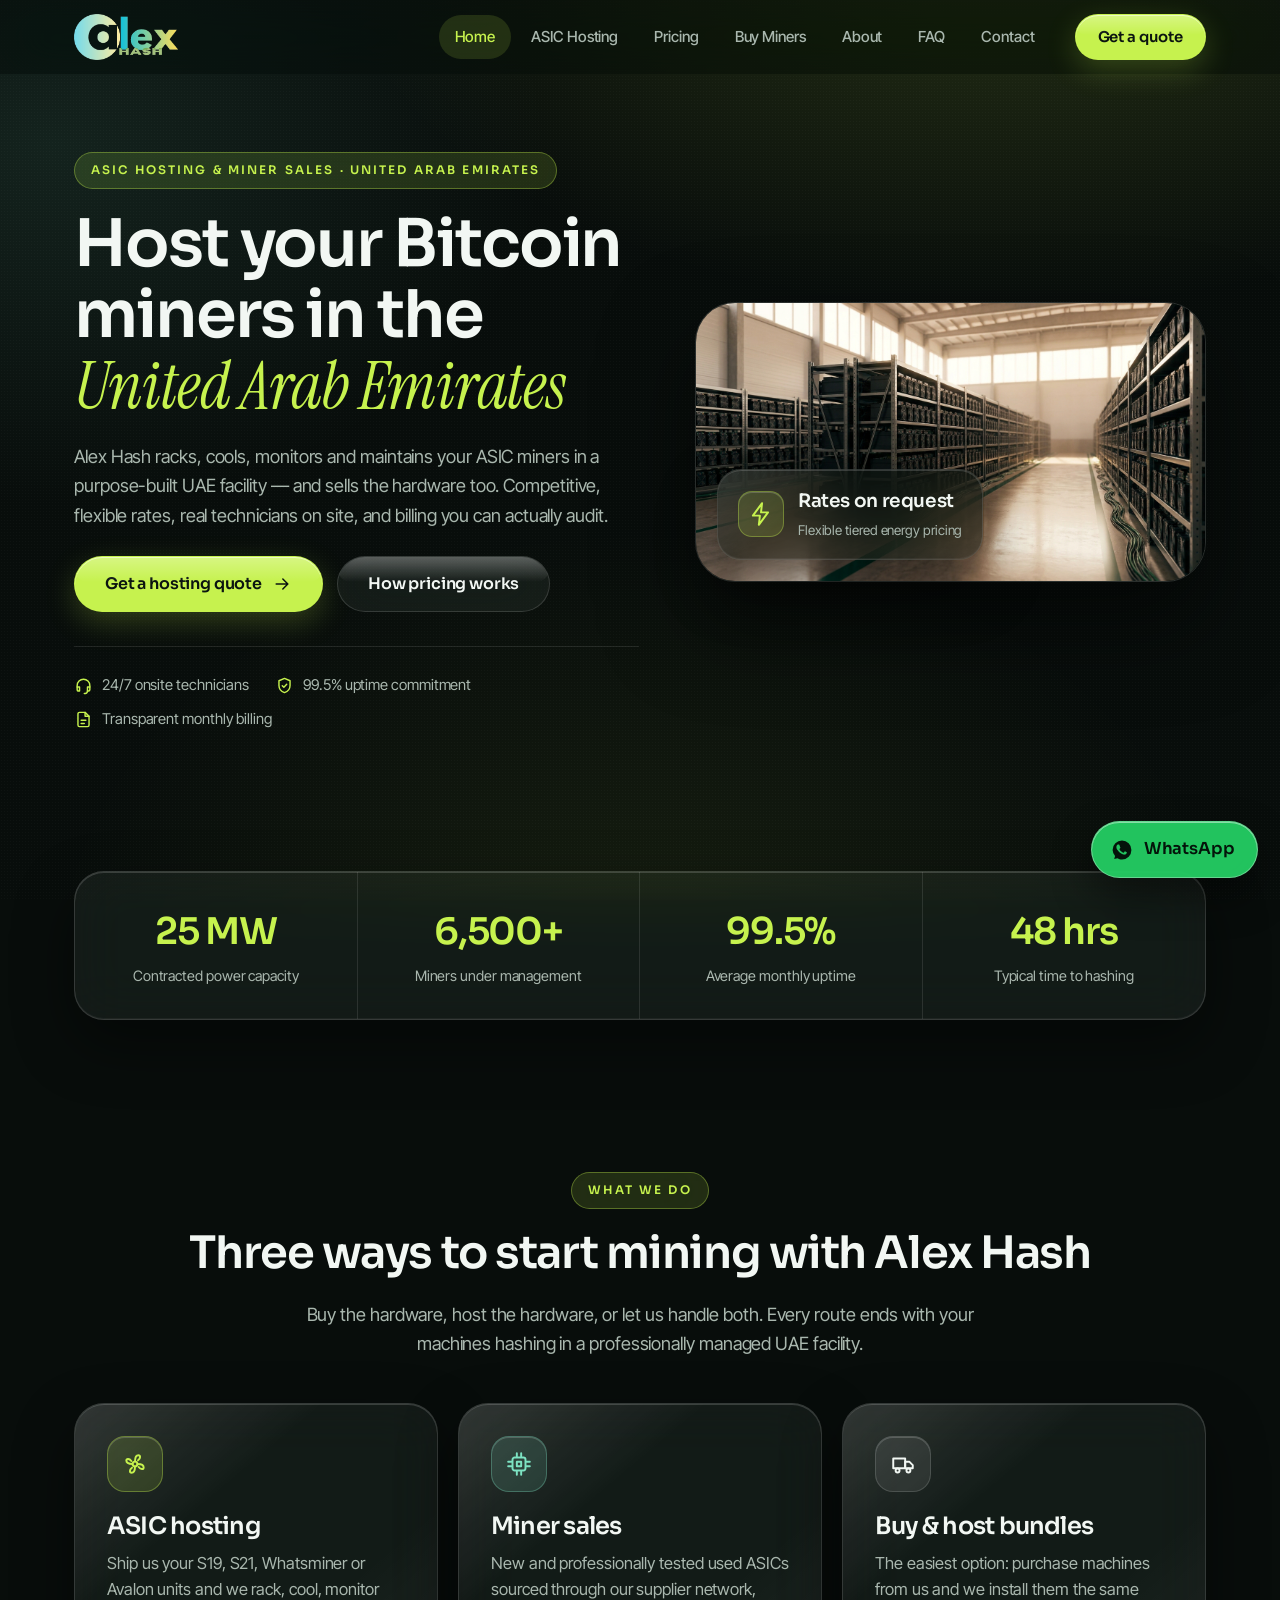
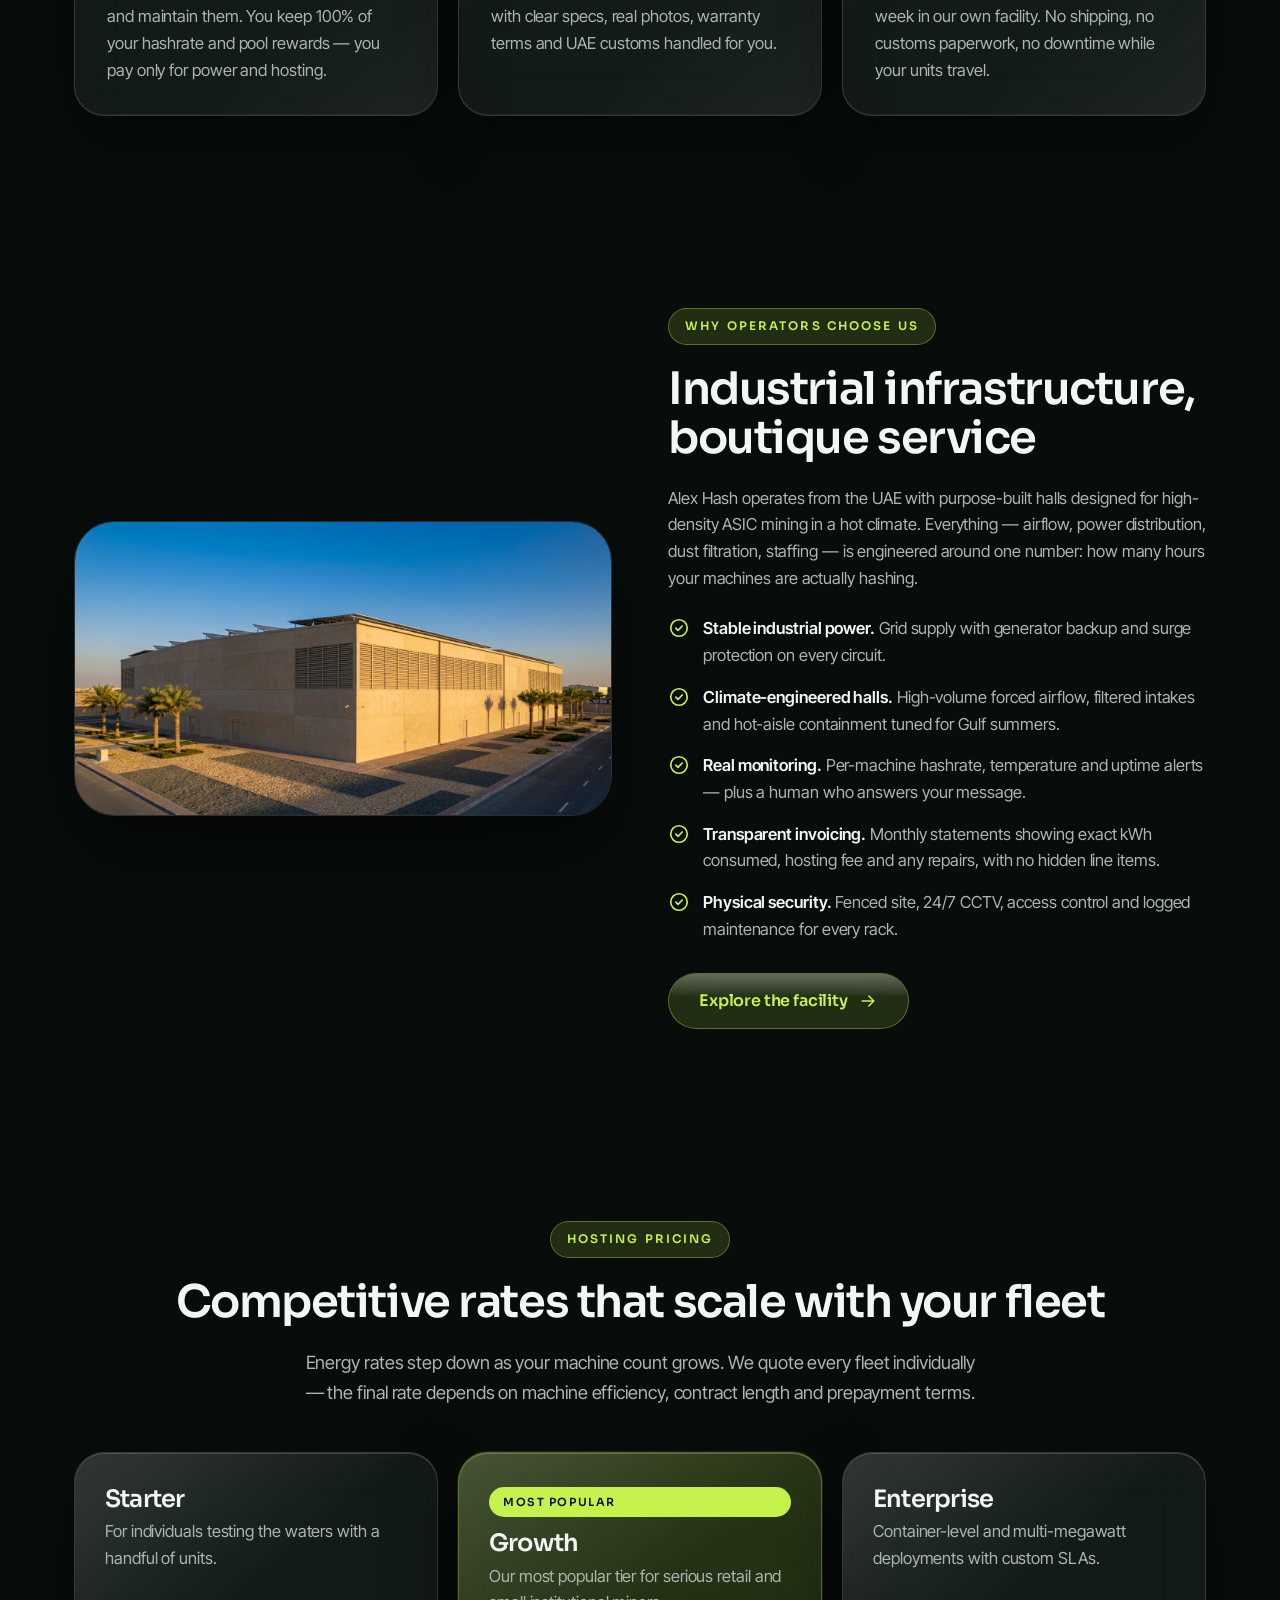
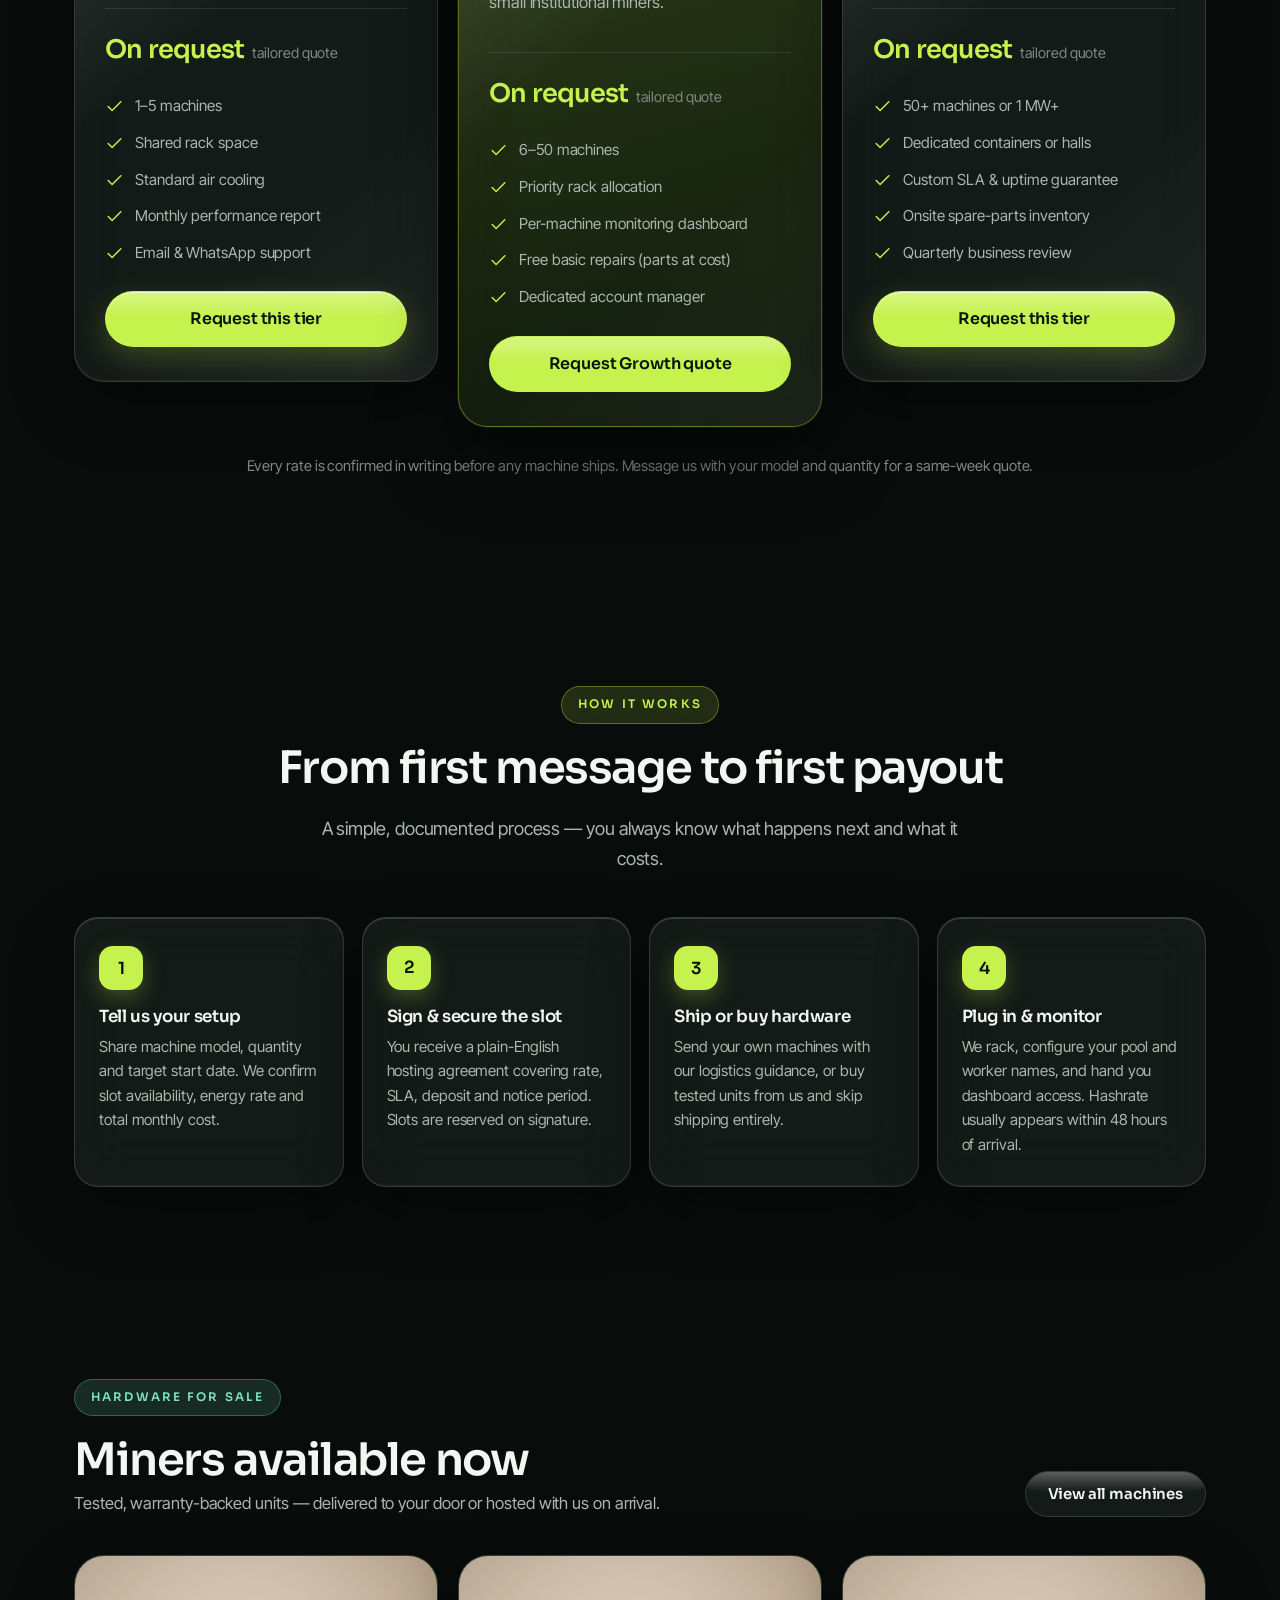
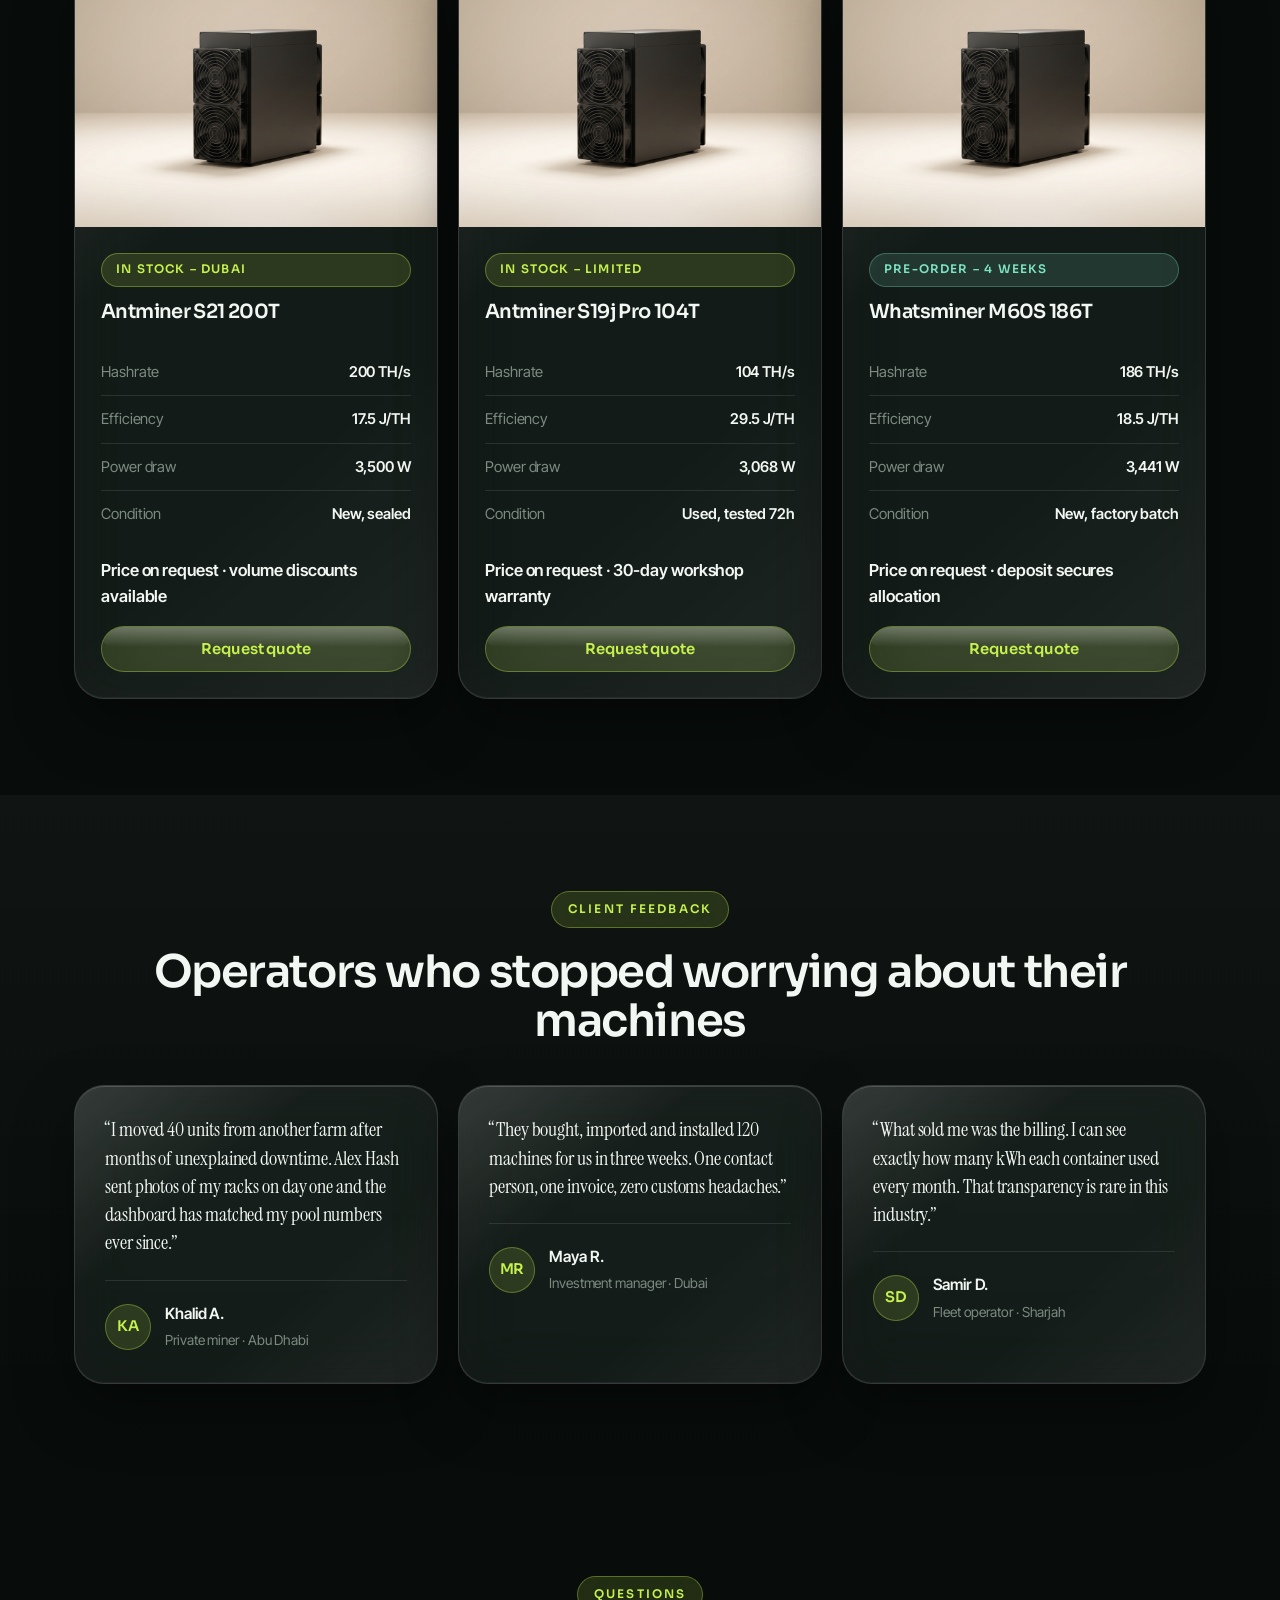
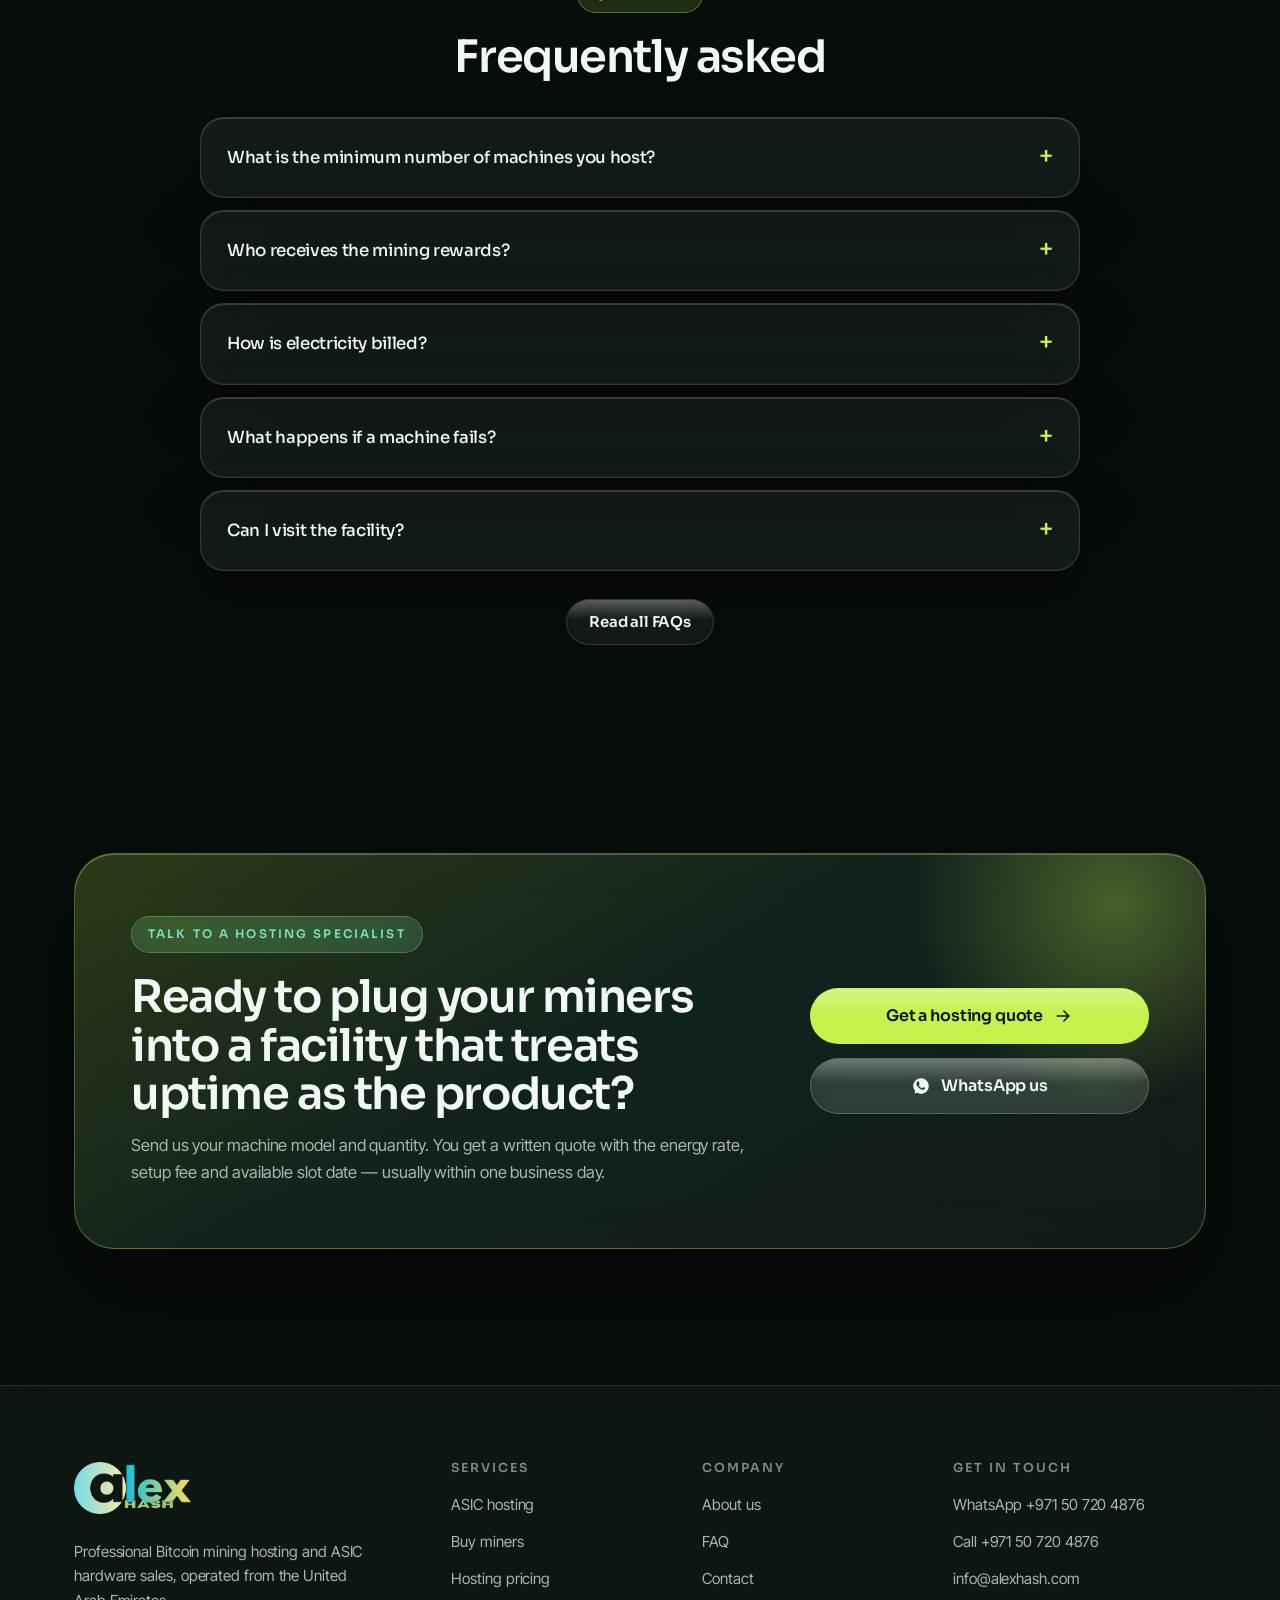
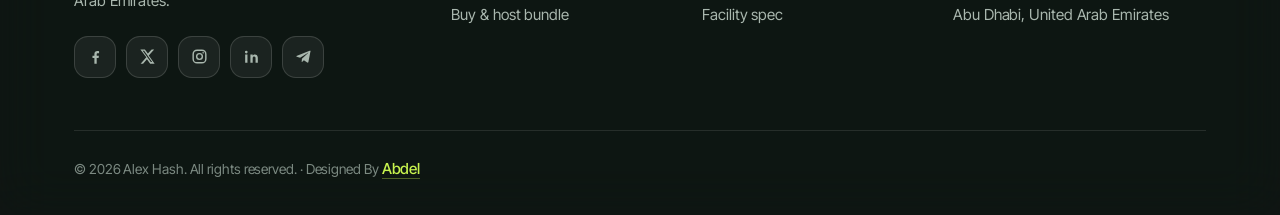
<file: index.html>
<!DOCTYPE html>
<html lang="en">
<head>
<meta charset="utf-8">
<meta name="viewport" content="width=device-width, initial-scale=1">
<title>Alex Hash — ASIC Hosting &amp; Bitcoin Miners in the UAE</title>
<meta name="description" content="Professional ASIC hosting in the UAE, plus new and tested Bitcoin miners for sale. 24/7 technicians, 99.5% uptime, transparent billing.">
<link rel="preconnect" href="https://fonts.googleapis.com">
<link rel="preconnect" href="https://fonts.gstatic.com" crossorigin>
<link href="https://fonts.googleapis.com/css2?family=Sora:wght@400;500;600;700&family=Inter+Tight:wght@400;500;600&family=Instrument+Serif:ital@0;1&display=swap" rel="stylesheet">
<link rel="icon" href="assets/img/favicon.ico" sizes="any">
<link rel="icon" type="image/png" sizes="32x32" href="assets/img/favicon-32.png">
<link rel="icon" type="image/png" sizes="16x16" href="assets/img/favicon-16.png">
<link rel="icon" type="image/png" sizes="192x192" href="assets/img/favicon-192.png">
<link rel="apple-touch-icon" href="assets/img/apple-touch-icon.png">
<meta name="theme-color" content="#080d0b">
<link rel="stylesheet" href="assets/css/theme.css">
<!-- Google tag (gtag.js) -->
<script async src="https://www.googletagmanager.com/gtag/js?id=AW-18379115326"></script>
<script>
window.dataLayer = window.dataLayer || [];
function gtag(){dataLayer.push(arguments);}
gtag('js', new Date());

gtag('config', 'AW-18379115326');
/* Google Analytics 4 */
gtag('config', 'G-5Z74TRJH8R', { send_page_view: true });
window.AlexHashTracking = {
  ga4: 'G-5Z74TRJH8R',
  adsId: 'AW-18379115326',
  conversionLabel: '' /* paste the Google Ads conversion label here */
};
</script>
<!-- Microsoft Clarity -->
<script type="text/javascript">
(function(c,l,a,r,i,t,y){
  c[a]=c[a]||function(){(c[a].q=c[a].q||[]).push(arguments)};
  t=l.createElement(r);t.async=1;t.src="https://www.clarity.ms/tag/"+i;
  y=l.getElementsByTagName(r)[0];y.parentNode.insertBefore(t,y);
})(window, document, "clarity", "script", "y23cgcwwbq");
</script>
</head>
<body data-ah-page="Alex Hash — ASIC Hosting &amp; Bitcoin Miners in the UAE">
<a class="ah-skip" href="#ah-main">Skip to content</a>
<header class="ah-header"><div class="ah-wrap">
<a class="ah-logo" href="index.html" aria-label="Alex Hash home">
<img class="ah-logo__img" src="assets/img/logo.png" alt="Alex Hash" width="104" height="46" style="height:46px;width:auto;max-width:150px" decoding="async"></a>
<nav class="ah-nav" aria-label="Primary"><ul><li class="is-active"><a href="index.html">Home</a></li><li><a href="hosting.html">ASIC Hosting</a></li><li><a href="pricing.html">Pricing</a></li><li><a href="machines.html">Buy Miners</a></li><li><a href="about.html">About</a></li><li><a href="faq.html">FAQ</a></li><li><a href="contact.html">Contact</a></li></ul></nav>
<div class="ah-header__cta">
<a class="ah-btn ah-btn--primary ah-btn--sm" href="contact.html">Get a quote</a>
<button class="ah-burger" type="button" aria-label="Open menu" aria-expanded="false" aria-controls="ah-drawer"><svg viewBox="0 0 24 24" fill="none" stroke="currentColor" stroke-width="1.8" stroke-linecap="round" stroke-linejoin="round" aria-hidden="true"><path d="M4 7h16M4 12h16M4 17h16"/></svg></button>
</div></div></header>
<div class="ah-drawer" id="ah-drawer" role="dialog" aria-modal="true" aria-label="Menu"><div class="ah-drawer__panel">
<div class="ah-drawer__head"><span class="ah-logo__name">Menu</span>
<button class="ah-burger" style="display:inline-flex" type="button" data-ah-close aria-label="Close menu"><svg viewBox="0 0 24 24" fill="none" stroke="currentColor" stroke-width="1.8" stroke-linecap="round" stroke-linejoin="round" aria-hidden="true"><path d="M6 6l12 12M18 6 6 18"/></svg></button></div>
<ul><li class="is-active"><a href="index.html">Home</a></li><li><a href="hosting.html">ASIC Hosting</a></li><li><a href="pricing.html">Pricing</a></li><li><a href="machines.html">Buy Miners</a></li><li><a href="about.html">About</a></li><li><a href="faq.html">FAQ</a></li><li><a href="contact.html">Contact</a></li></ul>
<a class="ah-btn ah-btn--primary ah-btn--block" href="contact.html">Get a quote</a>
<a class="ah-btn ah-btn--tonal ah-btn--block" style="margin-top:10px" href="https://wa.me/971507204876?text=Hello%20Alex%20Hash%2C%20I%20would%20like%20a%20hosting%20quote" target="_blank" rel="noopener"><svg viewBox="0 0 24 24" fill="currentColor" aria-hidden="true"><path d="M17.5 14.4c-.3-.2-1.8-.9-2.1-1-.3-.1-.5-.2-.7.1-.2.3-.8 1-.9 1.1-.2.2-.4.2-.6.1-.3-.1-1.2-.5-2.2-1.4-.8-.7-1.3-1.6-1.5-1.9-.1-.3 0-.4.1-.6l.5-.6c.1-.2.2-.3.3-.5 0-.2 0-.3-.1-.5-.1-.2-.7-1.7-.9-2.3-.2-.5-.4-.5-.6-.5h-.6c-.2 0-.5.1-.8.4-.3.3-1 1-1 2.4 0 1.4 1 2.7 1.2 2.9.1.2 1.6 2.7 4 3.7 2.3 1 2.7.9 3.2.8.5 0 1.6-.6 1.8-1.3.2-.6.2-1.2.2-1.3-.1-.1-.2-.2-.3-.3zM12 21.5c-1.6 0-3.2-.4-4.6-1.3l-3.2.9.9-3.1A9.4 9.4 0 0 1 2.6 12 9.4 9.4 0 0 1 12 2.6 9.4 9.4 0 0 1 21.4 12 9.4 9.4 0 0 1 12 21.5z"/></svg> WhatsApp</a>
</div></div>
<main id="ah-main">
<section class="ah-hero"><div class="ah-wrap"><div class="ah-hero__grid">
<div><span class="ah-eyebrow">ASIC hosting &amp; miner sales · United Arab Emirates</span>
<h1>Host your Bitcoin miners in the <em>United Arab Emirates</em></h1>
<p class="lead">Alex Hash racks, cools, monitors and maintains your ASIC miners in a purpose-built UAE facility — and sells the hardware too. Competitive, flexible rates, real technicians on site, and billing you can actually audit.</p>
<div class="ah-actions" style="margin-top:26px">
<a class="ah-btn ah-btn--primary" href="contact.html">Get a hosting quote <svg viewBox="0 0 24 24" fill="none" stroke="currentColor" stroke-width="1.8" stroke-linecap="round" stroke-linejoin="round" aria-hidden="true"><path d="M5 12h13m-5-6 6 6-6 6"/></svg></a>
<a class="ah-btn ah-btn--outline" href="pricing.html">How pricing works</a></div>
<div class="ah-trustline">
<span><svg viewBox="0 0 24 24" fill="none" stroke="currentColor" stroke-width="1.8" stroke-linecap="round" stroke-linejoin="round" aria-hidden="true"><path d="M4 14v-2a8 8 0 0 1 16 0v2"/><path d="M4 14h3v5H5.5A1.5 1.5 0 0 1 4 17.5z"/><path d="M20 14h-3v5h1.5A1.5 1.5 0 0 0 20 17.5z"/><path d="M17 19a3 3 0 0 1-3 3h-1"/></svg> 24/7 onsite technicians</span><span><svg viewBox="0 0 24 24" fill="none" stroke="currentColor" stroke-width="1.8" stroke-linecap="round" stroke-linejoin="round" aria-hidden="true"><path d="M12 3l7 3v6c0 4.5-3 7.6-7 9-4-1.4-7-4.5-7-9V6z"/><path d="M9.2 12.2l2 2 3.6-3.8"/></svg> 99.5% uptime commitment</span>
<span><svg viewBox="0 0 24 24" fill="none" stroke="currentColor" stroke-width="1.8" stroke-linecap="round" stroke-linejoin="round" aria-hidden="true"><path d="M14 3H7a2 2 0 0 0-2 2v14a2 2 0 0 0 2 2h10a2 2 0 0 0 2-2V8z"/><path d="M14 3v5h5M9 13h6M9 17h4"/></svg> Transparent monthly billing</span></div></div>
<div class="ah-hero__media ah-reveal">
<img src="assets/img/facility-interior.jpg" alt="Rows of hosted ASIC miners inside the Alex Hash facility in the UAE" width="1408" height="768">
<div class="ah-hero__badge"><div class="ah-icon" style="margin:0;width:46px;height:46px;border-radius:14px"><svg viewBox="0 0 24 24" fill="none" stroke="currentColor" stroke-width="1.8" stroke-linecap="round" stroke-linejoin="round" aria-hidden="true"><path d="M13 2 4.5 13.5H11l-1 8.5 8.5-11.5H12z"/></svg></div>
<div><strong>Rates on request</strong><span>Flexible tiered energy pricing</span></div></div></div>
</div></div></section>
<section class="ah-section ah-section--tight"><div class="ah-wrap"><div class="ah-stats ah-reveal">
<div><strong>25 MW</strong><span>Contracted power capacity</span></div>
<div><strong>6,500+</strong><span>Miners under management</span></div>
<div><strong>99.5%</strong><span>Average monthly uptime</span></div>
<div><strong>48 hrs</strong><span>Typical time to hashing</span></div>
</div></div></section>
<section class="ah-section "><div class="ah-wrap"><div class="ah-center" style="margin-bottom:44px">
<span class="ah-eyebrow">What we do</span><h2>Three ways to start mining with Alex Hash</h2>
<p class="lead">Buy the hardware, host the hardware, or let us handle both. Every route ends with your machines hashing in a professionally managed UAE facility.</p></div>
<div class="ah-grid ah-grid--3"><article class="ah-card ah-card--hover ah-reveal"><div class="ah-icon "><svg viewBox="0 0 24 24" fill="none" stroke="currentColor" stroke-width="1.8" stroke-linecap="round" stroke-linejoin="round" aria-hidden="true"><circle cx="12" cy="12" r="2.2"/><path d="M12 9.8c0-3 .8-5.8 3.2-5.8 1.7 0 2.4 2.6-.4 4.6"/><path d="M14.2 12c3 0 5.8.8 5.8 3.2 0 1.7-2.6 2.4-4.6-.4"/><path d="M9.8 12c-3 0-5.8-.8-5.8-3.2C4 7.1 6.6 6.4 8.6 9.2"/><path d="M12 14.2c0 3-.8 5.8-3.2 5.8-1.7 0-2.4-2.6.4-4.6"/></svg></div><h3>ASIC hosting</h3><p>Ship us your S19, S21, Whatsminer or Avalon units and we rack, cool, monitor and maintain them. You keep 100% of your hashrate and pool rewards — you pay only for power and hosting.</p></article><article class="ah-card ah-card--hover ah-reveal"><div class="ah-icon ah-icon--sand"><svg viewBox="0 0 24 24" fill="none" stroke="currentColor" stroke-width="1.8" stroke-linecap="round" stroke-linejoin="round" aria-hidden="true"><rect x="6" y="6" width="12" height="12" rx="2"/><path d="M10 10h4v4h-4z"/><path d="M10 2v3m4-3v3M10 19v3m4-3v3M2 10h3m-3 4h3m14-4h3m-3 4h3"/></svg></div><h3>Miner sales</h3><p>New and professionally tested used ASICs sourced through our supplier network, with clear specs, real photos, warranty terms and UAE customs handled for you.</p></article><article class="ah-card ah-card--hover ah-reveal"><div class="ah-icon ah-icon--ink"><svg viewBox="0 0 24 24" fill="none" stroke="currentColor" stroke-width="1.8" stroke-linecap="round" stroke-linejoin="round" aria-hidden="true"><path d="M3 7h11v9H3z"/><path d="M14 10h4l3 3v3h-7z"/><circle cx="7" cy="18" r="1.8"/><circle cx="17" cy="18" r="1.8"/></svg></div><h3>Buy &amp; host bundles</h3><p>The easiest option: purchase machines from us and we install them the same week in our own facility. No shipping, no customs paperwork, no downtime while your units travel.</p></article></div></div></section>
<section class="ah-section "><div class="ah-wrap"><div class="ah-split">
<div class="ah-split__media ah-reveal"><img src="assets/img/facility-exterior.jpg" alt="Alex Hash hosting facility exterior in the UAE" loading="lazy"></div>
<div><span class="ah-eyebrow">Why operators choose us</span><h2>Industrial infrastructure, boutique service</h2>
<p>Alex Hash operates from the UAE with purpose-built halls designed for high-density ASIC mining in a hot climate. Everything — airflow, power distribution, dust filtration, staffing — is engineered around one number: how many hours your machines are actually hashing.</p>
<ul class="ah-list" style="margin-top:24px"><li><svg viewBox="0 0 24 24" fill="none" stroke="currentColor" stroke-width="1.8" stroke-linecap="round" stroke-linejoin="round" aria-hidden="true"><circle cx="12" cy="12" r="9"/><path d="M8.5 12.2l2.4 2.4 4.6-4.8"/></svg><span><b>Stable industrial power.</b> Grid supply with generator backup and surge protection on every circuit.</span></li><li><svg viewBox="0 0 24 24" fill="none" stroke="currentColor" stroke-width="1.8" stroke-linecap="round" stroke-linejoin="round" aria-hidden="true"><circle cx="12" cy="12" r="9"/><path d="M8.5 12.2l2.4 2.4 4.6-4.8"/></svg><span><b>Climate-engineered halls.</b> High-volume forced airflow, filtered intakes and hot-aisle containment tuned for Gulf summers.</span></li><li><svg viewBox="0 0 24 24" fill="none" stroke="currentColor" stroke-width="1.8" stroke-linecap="round" stroke-linejoin="round" aria-hidden="true"><circle cx="12" cy="12" r="9"/><path d="M8.5 12.2l2.4 2.4 4.6-4.8"/></svg><span><b>Real monitoring.</b> Per-machine hashrate, temperature and uptime alerts — plus a human who answers your message.</span></li><li><svg viewBox="0 0 24 24" fill="none" stroke="currentColor" stroke-width="1.8" stroke-linecap="round" stroke-linejoin="round" aria-hidden="true"><circle cx="12" cy="12" r="9"/><path d="M8.5 12.2l2.4 2.4 4.6-4.8"/></svg><span><b>Transparent invoicing.</b> Monthly statements showing exact kWh consumed, hosting fee and any repairs, with no hidden line items.</span></li><li><svg viewBox="0 0 24 24" fill="none" stroke="currentColor" stroke-width="1.8" stroke-linecap="round" stroke-linejoin="round" aria-hidden="true"><circle cx="12" cy="12" r="9"/><path d="M8.5 12.2l2.4 2.4 4.6-4.8"/></svg><span><b>Physical security.</b> Fenced site, 24/7 CCTV, access control and logged maintenance for every rack.</span></li></ul>
<div class="ah-actions" style="margin-top:30px"><a class="ah-btn ah-btn--tonal" href="hosting.html">Explore the facility <svg viewBox="0 0 24 24" fill="none" stroke="currentColor" stroke-width="1.8" stroke-linecap="round" stroke-linejoin="round" aria-hidden="true"><path d="M5 12h13m-5-6 6 6-6 6"/></svg></a></div>
</div></div></div></section>
<section class="ah-section "><div class="ah-wrap"><div class="ah-center" style="margin-bottom:44px">
<span class="ah-eyebrow">Hosting pricing</span><h2>Competitive rates that scale with your fleet</h2>
<p class="lead">Energy rates step down as your machine count grows. We quote every fleet individually — the final rate depends on machine efficiency, contract length and prepayment terms.</p></div>
<div class="ah-price-grid"><article class="ah-plan ah-reveal"><h3>Starter</h3><p>For individuals testing the waters with a handful of units.</p><div class="ah-plan__price"><strong>On request</strong><span>tailored quote</span></div><ul class="ah-plan__features"><li><svg viewBox="0 0 24 24" fill="none" stroke="currentColor" stroke-width="1.8" stroke-linecap="round" stroke-linejoin="round" aria-hidden="true"><path d="M20 6 9 17l-5-5"/></svg><span>1–5 machines</span></li><li><svg viewBox="0 0 24 24" fill="none" stroke="currentColor" stroke-width="1.8" stroke-linecap="round" stroke-linejoin="round" aria-hidden="true"><path d="M20 6 9 17l-5-5"/></svg><span>Shared rack space</span></li><li><svg viewBox="0 0 24 24" fill="none" stroke="currentColor" stroke-width="1.8" stroke-linecap="round" stroke-linejoin="round" aria-hidden="true"><path d="M20 6 9 17l-5-5"/></svg><span>Standard air cooling</span></li><li><svg viewBox="0 0 24 24" fill="none" stroke="currentColor" stroke-width="1.8" stroke-linecap="round" stroke-linejoin="round" aria-hidden="true"><path d="M20 6 9 17l-5-5"/></svg><span>Monthly performance report</span></li><li><svg viewBox="0 0 24 24" fill="none" stroke="currentColor" stroke-width="1.8" stroke-linecap="round" stroke-linejoin="round" aria-hidden="true"><path d="M20 6 9 17l-5-5"/></svg><span>Email &amp; WhatsApp support</span></li></ul><a class="ah-btn ah-btn--primary ah-btn--block" href="contact.html">Request this tier</a></article><article class="ah-plan ah-plan--featured ah-reveal"><span class="ah-plan__flag">Most popular</span><h3>Growth</h3><p>Our most popular tier for serious retail and small institutional miners.</p><div class="ah-plan__price"><strong>On request</strong><span>tailored quote</span></div><ul class="ah-plan__features"><li><svg viewBox="0 0 24 24" fill="none" stroke="currentColor" stroke-width="1.8" stroke-linecap="round" stroke-linejoin="round" aria-hidden="true"><path d="M20 6 9 17l-5-5"/></svg><span>6–50 machines</span></li><li><svg viewBox="0 0 24 24" fill="none" stroke="currentColor" stroke-width="1.8" stroke-linecap="round" stroke-linejoin="round" aria-hidden="true"><path d="M20 6 9 17l-5-5"/></svg><span>Priority rack allocation</span></li><li><svg viewBox="0 0 24 24" fill="none" stroke="currentColor" stroke-width="1.8" stroke-linecap="round" stroke-linejoin="round" aria-hidden="true"><path d="M20 6 9 17l-5-5"/></svg><span>Per-machine monitoring dashboard</span></li><li><svg viewBox="0 0 24 24" fill="none" stroke="currentColor" stroke-width="1.8" stroke-linecap="round" stroke-linejoin="round" aria-hidden="true"><path d="M20 6 9 17l-5-5"/></svg><span>Free basic repairs (parts at cost)</span></li><li><svg viewBox="0 0 24 24" fill="none" stroke="currentColor" stroke-width="1.8" stroke-linecap="round" stroke-linejoin="round" aria-hidden="true"><path d="M20 6 9 17l-5-5"/></svg><span>Dedicated account manager</span></li></ul><a class="ah-btn ah-btn--light ah-btn--block" href="contact.html">Request Growth quote</a></article><article class="ah-plan ah-reveal"><h3>Enterprise</h3><p>Container-level and multi-megawatt deployments with custom SLAs.</p><div class="ah-plan__price"><strong>On request</strong><span>tailored quote</span></div><ul class="ah-plan__features"><li><svg viewBox="0 0 24 24" fill="none" stroke="currentColor" stroke-width="1.8" stroke-linecap="round" stroke-linejoin="round" aria-hidden="true"><path d="M20 6 9 17l-5-5"/></svg><span>50+ machines or 1 MW+</span></li><li><svg viewBox="0 0 24 24" fill="none" stroke="currentColor" stroke-width="1.8" stroke-linecap="round" stroke-linejoin="round" aria-hidden="true"><path d="M20 6 9 17l-5-5"/></svg><span>Dedicated containers or halls</span></li><li><svg viewBox="0 0 24 24" fill="none" stroke="currentColor" stroke-width="1.8" stroke-linecap="round" stroke-linejoin="round" aria-hidden="true"><path d="M20 6 9 17l-5-5"/></svg><span>Custom SLA &amp; uptime guarantee</span></li><li><svg viewBox="0 0 24 24" fill="none" stroke="currentColor" stroke-width="1.8" stroke-linecap="round" stroke-linejoin="round" aria-hidden="true"><path d="M20 6 9 17l-5-5"/></svg><span>Onsite spare-parts inventory</span></li><li><svg viewBox="0 0 24 24" fill="none" stroke="currentColor" stroke-width="1.8" stroke-linecap="round" stroke-linejoin="round" aria-hidden="true"><path d="M20 6 9 17l-5-5"/></svg><span>Quarterly business review</span></li></ul><a class="ah-btn ah-btn--primary ah-btn--block" href="contact.html">Request this tier</a></article></div>
<p class="ah-center" style="margin-top:28px;font-size:.92rem;color:var(--ah-ink-3)">Every rate is confirmed in writing before any machine ships. Message us with your model and quantity for a same-week quote.</p></div></section>
<section class="ah-section "><div class="ah-wrap"><div class="ah-center" style="margin-bottom:44px">
<span class="ah-eyebrow">How it works</span><h2>From first message to first payout</h2>
<p class="lead">A simple, documented process — you always know what happens next and what it costs.</p></div>
<div class="ah-steps"><article class="ah-step ah-reveal"><div class="ah-step__num">1</div><h4>Tell us your setup</h4><p>Share machine model, quantity and target start date. We confirm slot availability, energy rate and total monthly cost.</p></article><article class="ah-step ah-reveal"><div class="ah-step__num">2</div><h4>Sign &amp; secure the slot</h4><p>You receive a plain-English hosting agreement covering rate, SLA, deposit and notice period. Slots are reserved on signature.</p></article><article class="ah-step ah-reveal"><div class="ah-step__num">3</div><h4>Ship or buy hardware</h4><p>Send your own machines with our logistics guidance, or buy tested units from us and skip shipping entirely.</p></article><article class="ah-step ah-reveal"><div class="ah-step__num">4</div><h4>Plug in &amp; monitor</h4><p>We rack, configure your pool and worker names, and hand you dashboard access. Hashrate usually appears within 48 hours of arrival.</p></article></div></div></section>
<section class="ah-section "><div class="ah-wrap"><div style="display:flex;flex-wrap:wrap;gap:20px;align-items:flex-end;justify-content:space-between;margin-bottom:38px">
<div><span class="ah-eyebrow ah-eyebrow--sand">Hardware for sale</span><h2 style="margin-bottom:6px">Miners available now</h2>
<p style="margin:0">Tested, warranty-backed units — delivered to your door or hosted with us on arrival.</p></div>
<a class="ah-btn ah-btn--outline ah-btn--sm" href="machines.html">View all machines</a></div>
<div class="ah-grid ah-grid--3"><article class="ah-machine ah-reveal"><div class="ah-machine__img"><img src="assets/img/miner-product.jpg" alt="Antminer S21 200T ASIC miner available from Alex Hash" loading="lazy"></div><div class="ah-machine__body"><span class="ah-chip ah-chip--stock">In stock – Dubai</span><h3 style="margin-top:14px">Antminer S21 200T</h3><ul class="ah-specs"><li><span>Hashrate</span><b>200 TH/s</b></li><li><span>Efficiency</span><b>17.5 J/TH</b></li><li><span>Power draw</span><b>3,500 W</b></li><li><span>Condition</span><b>New, sealed</b></li></ul><p style="font-weight:600;color:var(--ah-ink)">Price on request · volume discounts available</p><a class="ah-btn ah-btn--tonal ah-btn--block ah-btn--sm" href="contact.html">Request quote</a></div></article><article class="ah-machine ah-reveal"><div class="ah-machine__img"><img src="assets/img/miner-product.jpg" alt="Antminer S19j Pro 104T ASIC miner available from Alex Hash" loading="lazy"></div><div class="ah-machine__body"><span class="ah-chip ah-chip--stock">In stock – limited</span><h3 style="margin-top:14px">Antminer S19j Pro 104T</h3><ul class="ah-specs"><li><span>Hashrate</span><b>104 TH/s</b></li><li><span>Efficiency</span><b>29.5 J/TH</b></li><li><span>Power draw</span><b>3,068 W</b></li><li><span>Condition</span><b>Used, tested 72h</b></li></ul><p style="font-weight:600;color:var(--ah-ink)">Price on request · 30-day workshop warranty</p><a class="ah-btn ah-btn--tonal ah-btn--block ah-btn--sm" href="contact.html">Request quote</a></div></article><article class="ah-machine ah-reveal"><div class="ah-machine__img"><img src="assets/img/miner-product.jpg" alt="Whatsminer M60S 186T ASIC miner available from Alex Hash" loading="lazy"></div><div class="ah-machine__body"><span class="ah-chip ah-chip--order">Pre-order – 4 weeks</span><h3 style="margin-top:14px">Whatsminer M60S 186T</h3><ul class="ah-specs"><li><span>Hashrate</span><b>186 TH/s</b></li><li><span>Efficiency</span><b>18.5 J/TH</b></li><li><span>Power draw</span><b>3,441 W</b></li><li><span>Condition</span><b>New, factory batch</b></li></ul><p style="font-weight:600;color:var(--ah-ink)">Price on request · deposit secures allocation</p><a class="ah-btn ah-btn--tonal ah-btn--block ah-btn--sm" href="contact.html">Request quote</a></div></article></div></div></section>
<section class="ah-section ah-section--tint"><div class="ah-wrap"><div class="ah-center" style="margin-bottom:40px"><span class="ah-eyebrow">Client feedback</span>
<h2>Operators who stopped worrying about their machines</h2></div>
<div class="ah-grid ah-grid--3"><article class="ah-quote ah-reveal"><p>“I moved 40 units from another farm after months of unexplained downtime. Alex Hash sent photos of my racks on day one and the dashboard has matched my pool numbers ever since.”</p><div class="ah-quote__who"><div class="ah-quote__avatar">KA</div><div><strong>Khalid A.</strong><span>Private miner · Abu Dhabi</span></div></div></article><article class="ah-quote ah-reveal"><p>“They bought, imported and installed 120 machines for us in three weeks. One contact person, one invoice, zero customs headaches.”</p><div class="ah-quote__who"><div class="ah-quote__avatar">MR</div><div><strong>Maya R.</strong><span>Investment manager · Dubai</span></div></div></article><article class="ah-quote ah-reveal"><p>“What sold me was the billing. I can see exactly how many kWh each container used every month. That transparency is rare in this industry.”</p><div class="ah-quote__who"><div class="ah-quote__avatar">SD</div><div><strong>Samir D.</strong><span>Fleet operator · Sharjah</span></div></div></article></div></div></section>
<section class="ah-section "><div class="ah-wrap"><div class="ah-center" style="margin-bottom:36px"><span class="ah-eyebrow">Questions</span>
<h2>Frequently asked</h2></div><div class="ah-faq"><details class="ah-reveal"><summary>What is the minimum number of machines you host?</summary><p>We start from a single machine on the Starter tier, though most clients begin with 3–10 units. There is no upper limit — we allocate dedicated containers for fleets above 1 MW.</p></details><details class="ah-reveal"><summary>Who receives the mining rewards?</summary><p>You do, directly. You keep full control of your pool account, worker names and payout wallet. Alex Hash never touches your rewards — we only invoice power and hosting.</p></details><details class="ah-reveal"><summary>How is electricity billed?</summary><p>Each machine’s consumption is calculated from measured circuit data and billed monthly in arrears at your agreed rate, alongside the hosting fee. Statements include the kWh breakdown.</p></details><details class="ah-reveal"><summary>What happens if a machine fails?</summary><p>Our onsite technicians run first-line diagnostics at no extra cost: fans, PSU reseats, firmware and cabling. If a board or PSU needs replacing we quote parts at cost before doing any work.</p></details><details class="ah-reveal"><summary>Can I visit the facility?</summary><p>Yes. Site visits are welcome by appointment for contracted clients and serious prospects, subject to our security and safety procedures.</p></details></div>
<p class="ah-center" style="margin-top:28px"><a class="ah-btn ah-btn--outline ah-btn--sm" href="faq.html">Read all FAQs</a></p></div></section>
<section class="ah-section "><div class="ah-wrap"><div class="ah-cta ah-reveal"><div class="ah-cta__ring"></div><div class="ah-cta__inner">
<div><span class="ah-eyebrow ah-eyebrow--sand">Talk to a hosting specialist</span>
<h2>Ready to plug your miners into a facility that treats uptime as the product?</h2>
<p>Send us your machine model and quantity. You get a written quote with the energy rate, setup fee and available slot date — usually within one business day.</p></div>
<div class="ah-actions" style="flex-direction:column;align-items:stretch">
<a class="ah-btn ah-btn--light" href="contact.html">Get a hosting quote <svg viewBox="0 0 24 24" fill="none" stroke="currentColor" stroke-width="1.8" stroke-linecap="round" stroke-linejoin="round" aria-hidden="true"><path d="M5 12h13m-5-6 6 6-6 6"/></svg></a>
<a class="ah-btn ah-btn--ghost-inverse" href="https://wa.me/971507204876?text=Hello%20Alex%20Hash%2C%20I%20would%20like%20a%20hosting%20quote" target="_blank" rel="noopener"><svg viewBox="0 0 24 24" fill="currentColor" aria-hidden="true"><path d="M17.5 14.4c-.3-.2-1.8-.9-2.1-1-.3-.1-.5-.2-.7.1-.2.3-.8 1-.9 1.1-.2.2-.4.2-.6.1-.3-.1-1.2-.5-2.2-1.4-.8-.7-1.3-1.6-1.5-1.9-.1-.3 0-.4.1-.6l.5-.6c.1-.2.2-.3.3-.5 0-.2 0-.3-.1-.5-.1-.2-.7-1.7-.9-2.3-.2-.5-.4-.5-.6-.5h-.6c-.2 0-.5.1-.8.4-.3.3-1 1-1 2.4 0 1.4 1 2.7 1.2 2.9.1.2 1.6 2.7 4 3.7 2.3 1 2.7.9 3.2.8.5 0 1.6-.6 1.8-1.3.2-.6.2-1.2.2-1.3-.1-.1-.2-.2-.3-.3zM12 21.5c-1.6 0-3.2-.4-4.6-1.3l-3.2.9.9-3.1A9.4 9.4 0 0 1 2.6 12 9.4 9.4 0 0 1 12 2.6 9.4 9.4 0 0 1 21.4 12 9.4 9.4 0 0 1 12 21.5z"/></svg> WhatsApp us</a>
</div></div></div></div></section>
</main>
<footer class="ah-footer"><div class="ah-wrap">
<div class="ah-footer__grid">
<div><a class="ah-logo ah-logo--footer" href="index.html"><img class="ah-logo__img" src="assets/img/logo.png" alt="Alex Hash" width="117" height="52" style="height:52px;width:auto;max-width:170px" decoding="async" loading="lazy"></a>
<p style="margin-top:18px;max-width:34ch">Professional Bitcoin mining hosting and ASIC hardware sales, operated from the United Arab Emirates.</p>
<div class="ah-social"><a href="#" aria-label="Facebook"><svg viewBox="0 0 24 24" fill="currentColor" aria-hidden="true"><path d="M13.5 21v-7h2.4l.4-2.9h-2.8V9.3c0-.8.2-1.4 1.5-1.4h1.5V5.3c-.3 0-1.2-.1-2.2-.1-2.2 0-3.7 1.3-3.7 3.8v2.1H8.2V14h2.4v7z"/></svg></a><a href="#" aria-label="X"><svg viewBox="0 0 24 24" fill="currentColor" aria-hidden="true"><path d="M17.3 3h3.1l-6.8 7.8L21 21h-5.6l-4.1-5.4L6.4 21H3.3l7.2-8.2L3 3h5.7l3.8 5.1zm-1.1 16h1.7L7.7 4.7H5.9z"/></svg></a><a href="#" aria-label="Instagram"><svg viewBox="0 0 24 24" fill="none" stroke="currentColor" stroke-width="1.8" aria-hidden="true"><rect x="4" y="4" width="16" height="16" rx="5"/><circle cx="12" cy="12" r="3.6"/><circle cx="16.6" cy="7.4" r="1" fill="currentColor" stroke="none"/></svg></a><a href="#" aria-label="Linkedin"><svg viewBox="0 0 24 24" fill="currentColor" aria-hidden="true"><path d="M6.9 20H4V9.4h2.9zM5.4 8.1a1.7 1.7 0 1 1 0-3.4 1.7 1.7 0 0 1 0 3.4zM20 20h-2.9v-5.6c0-1.4-.5-2.3-1.7-2.3-1 0-1.5.7-1.8 1.3-.1.2-.1.5-.1.9V20H10.6s0-9.2 0-10.6h2.9v1.5c.4-.6 1.1-1.5 2.8-1.5 2 0 3.7 1.4 3.7 4.3z"/></svg></a><a href="#" aria-label="Telegram"><svg viewBox="0 0 24 24" fill="currentColor" aria-hidden="true"><path d="M21 4.5 18.2 19c-.2.9-.8 1.1-1.5.7l-4.2-3.1-2 2c-.2.2-.4.4-.8.4l.3-4.3 7.8-7c.3-.3-.1-.5-.5-.2l-9.6 6-4.1-1.3c-.9-.3-.9-.9.2-1.3l16-6.2c.7-.3 1.4.2 1.2 1z"/></svg></a></div></div>
<div><h4>Services</h4><ul>
<li><a href="hosting.html">ASIC hosting</a></li>
<li><a href="machines.html">Buy miners</a></li>
<li><a href="pricing.html">Hosting pricing</a></li>
<li><a href="contact.html">Buy &amp; host bundle</a></li></ul></div>
<div><h4>Company</h4><ul>
<li><a href="about.html">About us</a></li>
<li><a href="faq.html">FAQ</a></li>
<li><a href="contact.html">Contact</a></li>
<li><a href="hosting.html">Facility spec</a></li></ul></div>
<div><h4>Get in touch</h4><ul>
<li><a href="https://wa.me/971507204876?text=Hello%20Alex%20Hash%2C%20I%20would%20like%20a%20hosting%20quote" target="_blank" rel="noopener">WhatsApp +971 50 720 4876</a></li>
<li><a href="tel:+971507204876">Call +971 50 720 4876</a></li>
<li><a href="mailto:info@alexhash.com">info@alexhash.com</a></li>
<li>Abu Dhabi, United Arab Emirates</li></ul></div>
</div>
<div class="ah-footer__bottom"><span>© 2026 Alex Hash. All rights reserved. · Designed By <a class="ah-credit" href="https://wa.me/201061043187" target="_blank" rel="noopener" title="WhatsApp +20 106 104 3187">Abdel</a></span></div>
</div></footer>
<a class="ah-fab" href="https://wa.me/971507204876?text=Hello%20Alex%20Hash%2C%20I%20would%20like%20a%20hosting%20quote" target="_blank" rel="noopener"><svg viewBox="0 0 24 24" fill="currentColor" aria-hidden="true"><path d="M17.5 14.4c-.3-.2-1.8-.9-2.1-1-.3-.1-.5-.2-.7.1-.2.3-.8 1-.9 1.1-.2.2-.4.2-.6.1-.3-.1-1.2-.5-2.2-1.4-.8-.7-1.3-1.6-1.5-1.9-.1-.3 0-.4.1-.6l.5-.6c.1-.2.2-.3.3-.5 0-.2 0-.3-.1-.5-.1-.2-.7-1.7-.9-2.3-.2-.5-.4-.5-.6-.5h-.6c-.2 0-.5.1-.8.4-.3.3-1 1-1 2.4 0 1.4 1 2.7 1.2 2.9.1.2 1.6 2.7 4 3.7 2.3 1 2.7.9 3.2.8.5 0 1.6-.6 1.8-1.3.2-.6.2-1.2.2-1.3-.1-.1-.2-.2-.3-.3zM12 21.5c-1.6 0-3.2-.4-4.6-1.3l-3.2.9.9-3.1A9.4 9.4 0 0 1 2.6 12 9.4 9.4 0 0 1 12 2.6 9.4 9.4 0 0 1 21.4 12 9.4 9.4 0 0 1 12 21.5z"/></svg> <span>WhatsApp</span></a>
<script src="assets/js/theme.js"></script>
<script src="assets/js/track.js"></script>
</body>
</html>
</file>
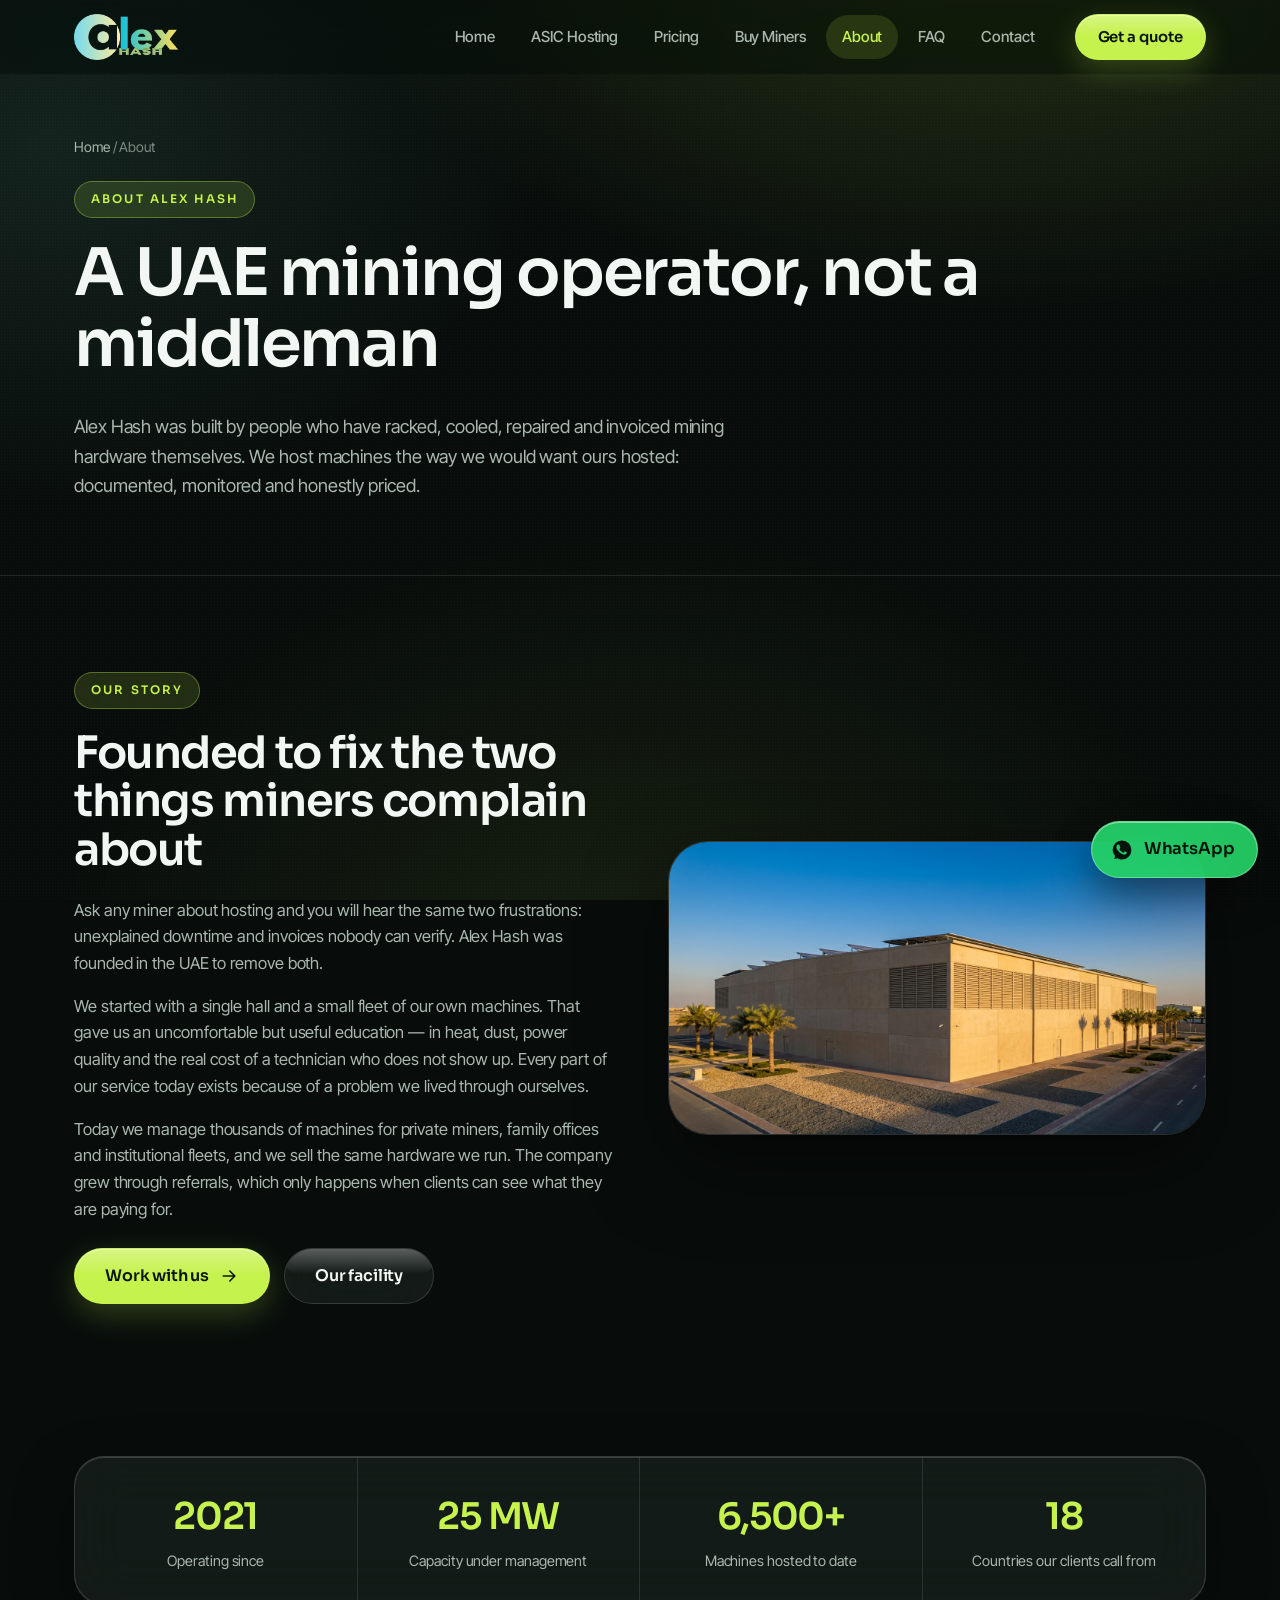
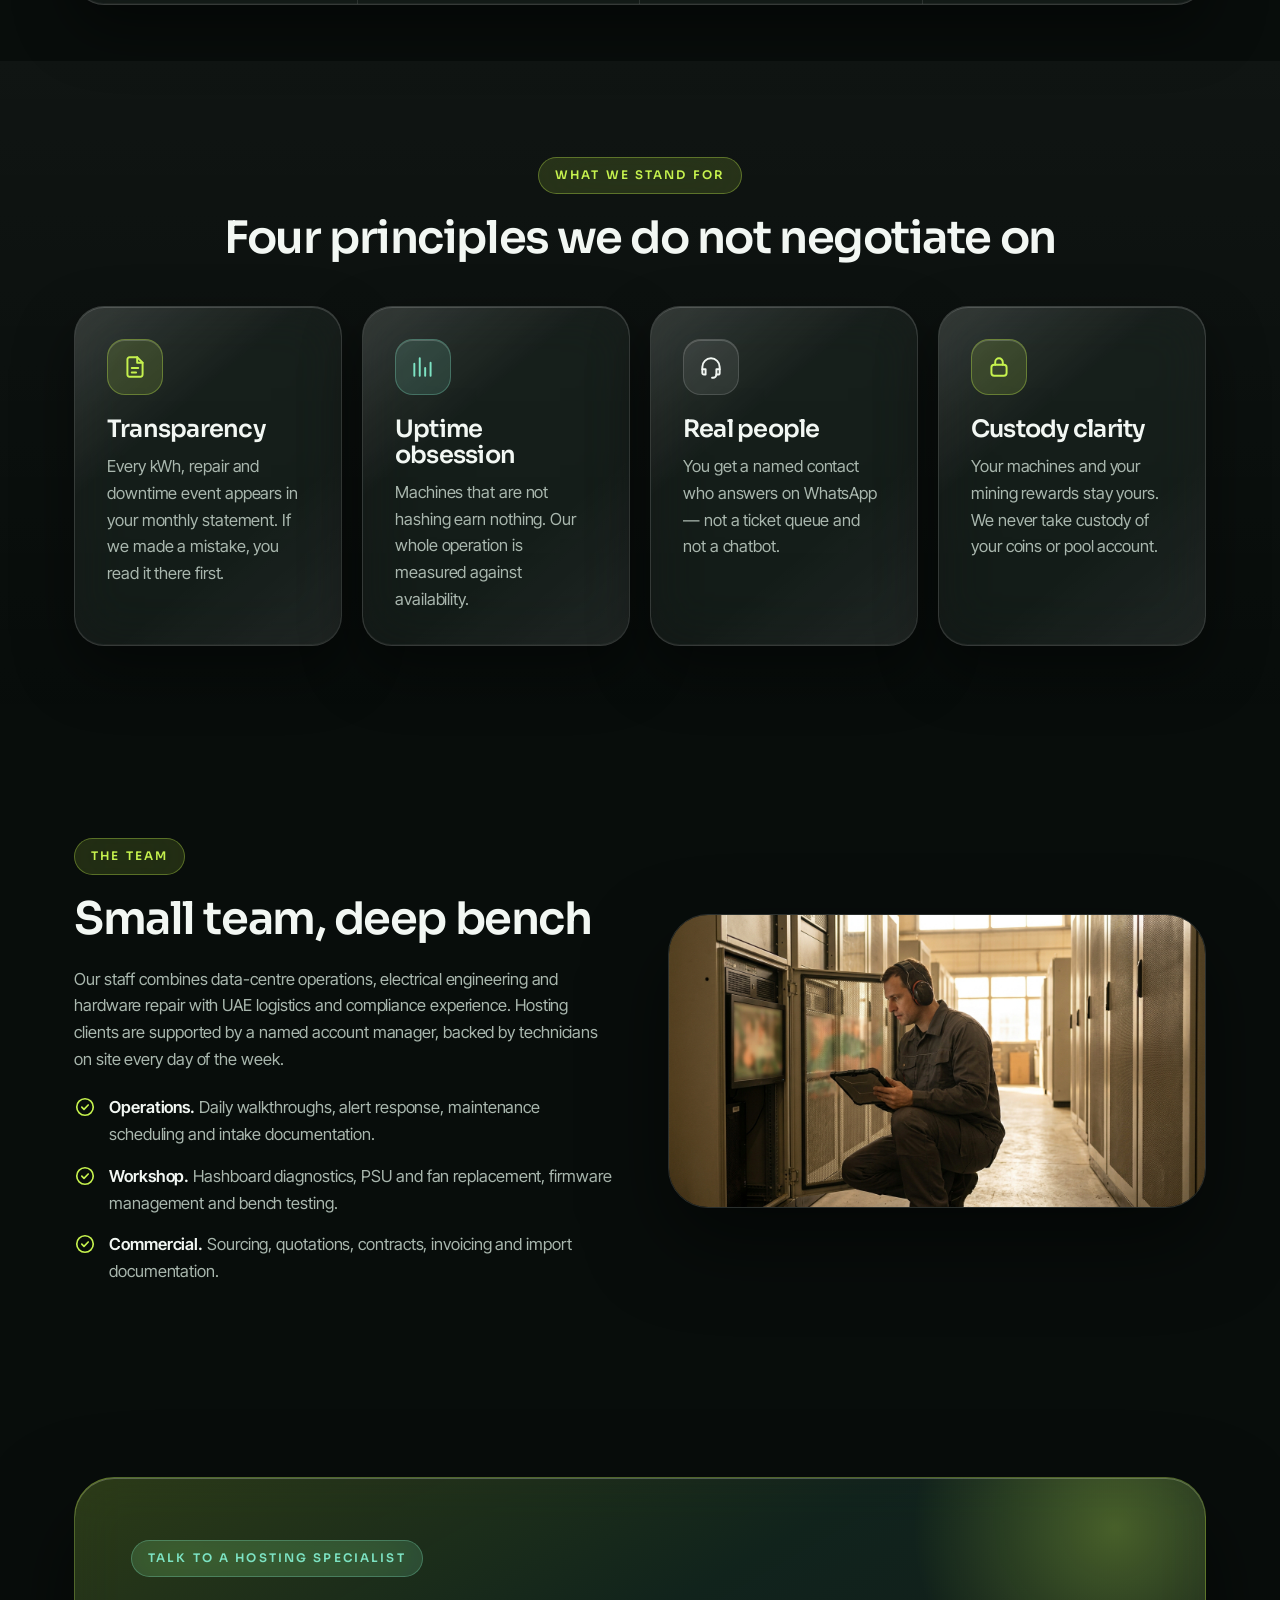
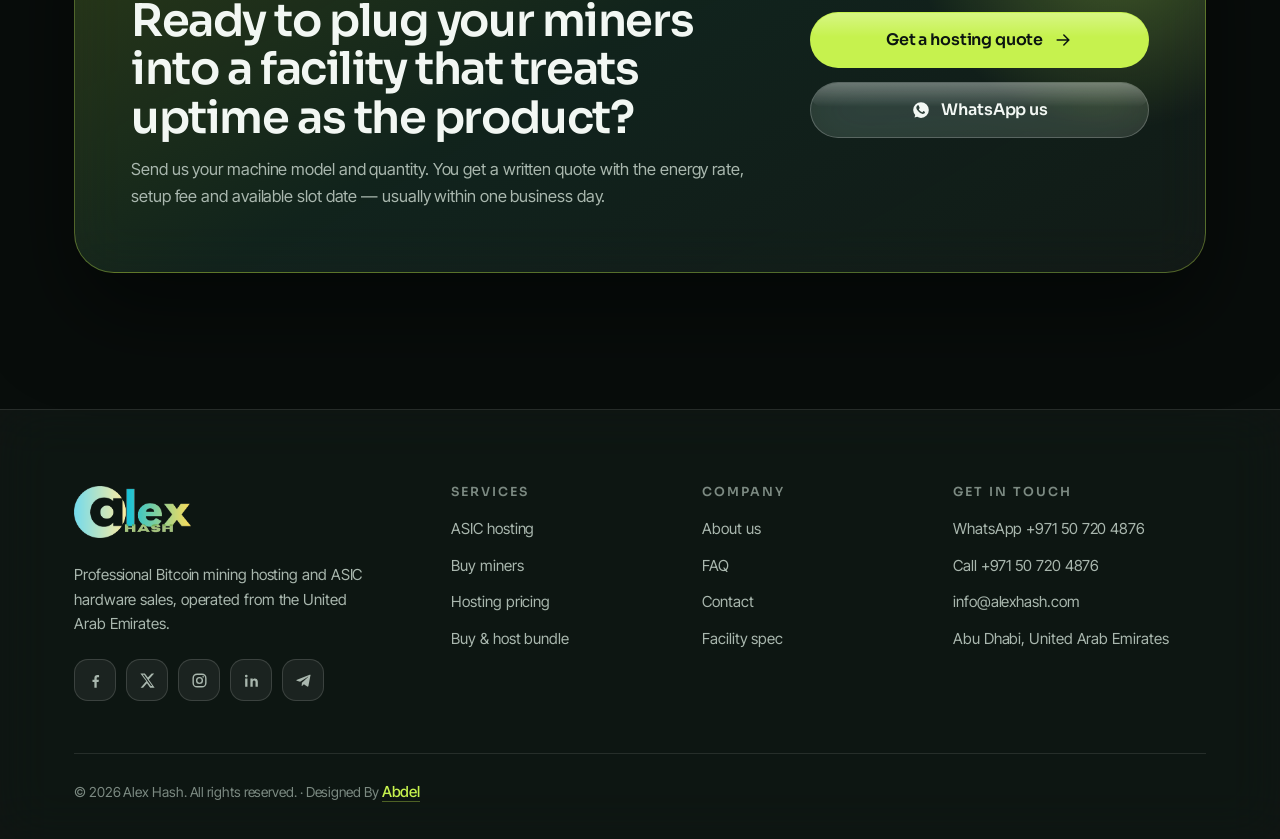
<file: about.html>
<!DOCTYPE html>
<html lang="en">
<head>
<meta charset="utf-8">
<meta name="viewport" content="width=device-width, initial-scale=1">
<title>About Alex Hash | UAE Bitcoin Mining Operator</title>
<meta name="description" content="Alex Hash is a UAE-based Bitcoin mining hosting operator and ASIC supplier focused on uptime, transparency and real human support.">
<link rel="preconnect" href="https://fonts.googleapis.com">
<link rel="preconnect" href="https://fonts.gstatic.com" crossorigin>
<link href="https://fonts.googleapis.com/css2?family=Sora:wght@400;500;600;700&family=Inter+Tight:wght@400;500;600&family=Instrument+Serif:ital@0;1&display=swap" rel="stylesheet">
<link rel="icon" href="assets/img/favicon.ico" sizes="any">
<link rel="icon" type="image/png" sizes="32x32" href="assets/img/favicon-32.png">
<link rel="icon" type="image/png" sizes="16x16" href="assets/img/favicon-16.png">
<link rel="icon" type="image/png" sizes="192x192" href="assets/img/favicon-192.png">
<link rel="apple-touch-icon" href="assets/img/apple-touch-icon.png">
<meta name="theme-color" content="#080d0b">
<link rel="stylesheet" href="assets/css/theme.css">
<!-- Google tag (gtag.js) -->
<script async src="https://www.googletagmanager.com/gtag/js?id=AW-18379115326"></script>
<script>
window.dataLayer = window.dataLayer || [];
function gtag(){dataLayer.push(arguments);}
gtag('js', new Date());

gtag('config', 'AW-18379115326');
/* Google Analytics 4 */
gtag('config', 'G-5Z74TRJH8R', { send_page_view: true });
window.AlexHashTracking = {
  ga4: 'G-5Z74TRJH8R',
  adsId: 'AW-18379115326',
  conversionLabel: '' /* paste the Google Ads conversion label here */
};
</script>
<!-- Microsoft Clarity -->
<script type="text/javascript">
(function(c,l,a,r,i,t,y){
  c[a]=c[a]||function(){(c[a].q=c[a].q||[]).push(arguments)};
  t=l.createElement(r);t.async=1;t.src="https://www.clarity.ms/tag/"+i;
  y=l.getElementsByTagName(r)[0];y.parentNode.insertBefore(t,y);
})(window, document, "clarity", "script", "y23cgcwwbq");
</script>
</head>
<body data-ah-page="About Alex Hash | UAE Bitcoin Mining Operator">
<a class="ah-skip" href="#ah-main">Skip to content</a>
<header class="ah-header"><div class="ah-wrap">
<a class="ah-logo" href="index.html" aria-label="Alex Hash home">
<img class="ah-logo__img" src="assets/img/logo.png" alt="Alex Hash" width="104" height="46" style="height:46px;width:auto;max-width:150px" decoding="async"></a>
<nav class="ah-nav" aria-label="Primary"><ul><li><a href="index.html">Home</a></li><li><a href="hosting.html">ASIC Hosting</a></li><li><a href="pricing.html">Pricing</a></li><li><a href="machines.html">Buy Miners</a></li><li class="is-active"><a href="about.html">About</a></li><li><a href="faq.html">FAQ</a></li><li><a href="contact.html">Contact</a></li></ul></nav>
<div class="ah-header__cta">
<a class="ah-btn ah-btn--primary ah-btn--sm" href="contact.html">Get a quote</a>
<button class="ah-burger" type="button" aria-label="Open menu" aria-expanded="false" aria-controls="ah-drawer"><svg viewBox="0 0 24 24" fill="none" stroke="currentColor" stroke-width="1.8" stroke-linecap="round" stroke-linejoin="round" aria-hidden="true"><path d="M4 7h16M4 12h16M4 17h16"/></svg></button>
</div></div></header>
<div class="ah-drawer" id="ah-drawer" role="dialog" aria-modal="true" aria-label="Menu"><div class="ah-drawer__panel">
<div class="ah-drawer__head"><span class="ah-logo__name">Menu</span>
<button class="ah-burger" style="display:inline-flex" type="button" data-ah-close aria-label="Close menu"><svg viewBox="0 0 24 24" fill="none" stroke="currentColor" stroke-width="1.8" stroke-linecap="round" stroke-linejoin="round" aria-hidden="true"><path d="M6 6l12 12M18 6 6 18"/></svg></button></div>
<ul><li><a href="index.html">Home</a></li><li><a href="hosting.html">ASIC Hosting</a></li><li><a href="pricing.html">Pricing</a></li><li><a href="machines.html">Buy Miners</a></li><li class="is-active"><a href="about.html">About</a></li><li><a href="faq.html">FAQ</a></li><li><a href="contact.html">Contact</a></li></ul>
<a class="ah-btn ah-btn--primary ah-btn--block" href="contact.html">Get a quote</a>
<a class="ah-btn ah-btn--tonal ah-btn--block" style="margin-top:10px" href="https://wa.me/971507204876?text=Hello%20Alex%20Hash%2C%20I%20would%20like%20a%20hosting%20quote" target="_blank" rel="noopener"><svg viewBox="0 0 24 24" fill="currentColor" aria-hidden="true"><path d="M17.5 14.4c-.3-.2-1.8-.9-2.1-1-.3-.1-.5-.2-.7.1-.2.3-.8 1-.9 1.1-.2.2-.4.2-.6.1-.3-.1-1.2-.5-2.2-1.4-.8-.7-1.3-1.6-1.5-1.9-.1-.3 0-.4.1-.6l.5-.6c.1-.2.2-.3.3-.5 0-.2 0-.3-.1-.5-.1-.2-.7-1.7-.9-2.3-.2-.5-.4-.5-.6-.5h-.6c-.2 0-.5.1-.8.4-.3.3-1 1-1 2.4 0 1.4 1 2.7 1.2 2.9.1.2 1.6 2.7 4 3.7 2.3 1 2.7.9 3.2.8.5 0 1.6-.6 1.8-1.3.2-.6.2-1.2.2-1.3-.1-.1-.2-.2-.3-.3zM12 21.5c-1.6 0-3.2-.4-4.6-1.3l-3.2.9.9-3.1A9.4 9.4 0 0 1 2.6 12 9.4 9.4 0 0 1 12 2.6 9.4 9.4 0 0 1 21.4 12 9.4 9.4 0 0 1 12 21.5z"/></svg> WhatsApp</a>
</div></div>
<main id="ah-main">
<section class="ah-page-hero"><div class="ah-wrap"><nav class="ah-crumbs" aria-label="Breadcrumb"><a href="index.html">Home</a> / About</nav><span class="ah-eyebrow">About Alex Hash</span><h1>A UAE mining operator, not a middleman</h1><p class="lead">Alex Hash was built by people who have racked, cooled, repaired and invoiced mining hardware themselves. We host machines the way we would want ours hosted: documented, monitored and honestly priced.</p></div></section>
<section class="ah-section "><div class="ah-wrap"><div class="ah-split">
<div><span class="ah-eyebrow">Our story</span><h2>Founded to fix the two things miners complain about</h2>
<p>Ask any miner about hosting and you will hear the same two frustrations: unexplained downtime and invoices nobody can verify. Alex Hash was founded in the UAE to remove both.</p>
<p>We started with a single hall and a small fleet of our own machines. That gave us an uncomfortable but useful education — in heat, dust, power quality and the real cost of a technician who does not show up. Every part of our service today exists because of a problem we lived through ourselves.</p>
<p>Today we manage thousands of machines for private miners, family offices and institutional fleets, and we sell the same hardware we run. The company grew through referrals, which only happens when clients can see what they are paying for.</p>
<div class="ah-actions" style="margin-top:26px"><a class="ah-btn ah-btn--primary" href="contact.html">Work with us <svg viewBox="0 0 24 24" fill="none" stroke="currentColor" stroke-width="1.8" stroke-linecap="round" stroke-linejoin="round" aria-hidden="true"><path d="M5 12h13m-5-6 6 6-6 6"/></svg></a>
<a class="ah-btn ah-btn--outline" href="hosting.html">Our facility</a></div></div>
<div class="ah-split__media ah-reveal"><img src="assets/img/facility-exterior.jpg" alt="Alex Hash mining facility in the UAE" loading="lazy"></div>
</div></div></section>
<section class="ah-section ah-section--tight"><div class="ah-wrap"><div class="ah-stats ah-reveal">
<div><strong>2021</strong><span>Operating since</span></div>
<div><strong>25 MW</strong><span>Capacity under management</span></div>
<div><strong>6,500+</strong><span>Machines hosted to date</span></div>
<div><strong>18</strong><span>Countries our clients call from</span></div>
</div></div></section>
<section class="ah-section ah-section--tint"><div class="ah-wrap"><div class="ah-center" style="margin-bottom:44px"><span class="ah-eyebrow">What we stand for</span>
<h2>Four principles we do not negotiate on</h2></div>
<div class="ah-grid ah-grid--4"><article class="ah-card ah-card--hover ah-reveal"><div class="ah-icon "><svg viewBox="0 0 24 24" fill="none" stroke="currentColor" stroke-width="1.8" stroke-linecap="round" stroke-linejoin="round" aria-hidden="true"><path d="M14 3H7a2 2 0 0 0-2 2v14a2 2 0 0 0 2 2h10a2 2 0 0 0 2-2V8z"/><path d="M14 3v5h5M9 13h6M9 17h4"/></svg></div><h3>Transparency</h3><p>Every kWh, repair and downtime event appears in your monthly statement. If we made a mistake, you read it there first.</p></article><article class="ah-card ah-card--hover ah-reveal"><div class="ah-icon ah-icon--sand"><svg viewBox="0 0 24 24" fill="none" stroke="currentColor" stroke-width="1.8" stroke-linecap="round" stroke-linejoin="round" aria-hidden="true"><path d="M4 20V9m5 11V4m5 16v-7m5 7V8"/></svg></div><h3>Uptime obsession</h3><p>Machines that are not hashing earn nothing. Our whole operation is measured against availability.</p></article><article class="ah-card ah-card--hover ah-reveal"><div class="ah-icon ah-icon--ink"><svg viewBox="0 0 24 24" fill="none" stroke="currentColor" stroke-width="1.8" stroke-linecap="round" stroke-linejoin="round" aria-hidden="true"><path d="M4 14v-2a8 8 0 0 1 16 0v2"/><path d="M4 14h3v5H5.5A1.5 1.5 0 0 1 4 17.5z"/><path d="M20 14h-3v5h1.5A1.5 1.5 0 0 0 20 17.5z"/><path d="M17 19a3 3 0 0 1-3 3h-1"/></svg></div><h3>Real people</h3><p>You get a named contact who answers on WhatsApp — not a ticket queue and not a chatbot.</p></article><article class="ah-card ah-card--hover ah-reveal"><div class="ah-icon "><svg viewBox="0 0 24 24" fill="none" stroke="currentColor" stroke-width="1.8" stroke-linecap="round" stroke-linejoin="round" aria-hidden="true"><rect x="5" y="10" width="14" height="10" rx="2.5"/><path d="M8.5 10V7.5a3.5 3.5 0 0 1 7 0V10"/></svg></div><h3>Custody clarity</h3><p>Your machines and your mining rewards stay yours. We never take custody of your coins or pool account.</p></article></div></div></section>
<section class="ah-section "><div class="ah-wrap"><div class="ah-split ah-split--flip">
<div class="ah-split__media ah-reveal"><img src="assets/img/technician.jpg" alt="Technician working inside the Alex Hash facility" loading="lazy"></div>
<div><span class="ah-eyebrow">The team</span><h2>Small team, deep bench</h2>
<p>Our staff combines data-centre operations, electrical engineering and hardware repair with UAE logistics and compliance experience. Hosting clients are supported by a named account manager, backed by technicians on site every day of the week.</p>
<ul class="ah-list" style="margin-top:22px"><li><svg viewBox="0 0 24 24" fill="none" stroke="currentColor" stroke-width="1.8" stroke-linecap="round" stroke-linejoin="round" aria-hidden="true"><circle cx="12" cy="12" r="9"/><path d="M8.5 12.2l2.4 2.4 4.6-4.8"/></svg><span><b>Operations.</b> Daily walkthroughs, alert response, maintenance scheduling and intake documentation.</span></li><li><svg viewBox="0 0 24 24" fill="none" stroke="currentColor" stroke-width="1.8" stroke-linecap="round" stroke-linejoin="round" aria-hidden="true"><circle cx="12" cy="12" r="9"/><path d="M8.5 12.2l2.4 2.4 4.6-4.8"/></svg><span><b>Workshop.</b> Hashboard diagnostics, PSU and fan replacement, firmware management and bench testing.</span></li><li><svg viewBox="0 0 24 24" fill="none" stroke="currentColor" stroke-width="1.8" stroke-linecap="round" stroke-linejoin="round" aria-hidden="true"><circle cx="12" cy="12" r="9"/><path d="M8.5 12.2l2.4 2.4 4.6-4.8"/></svg><span><b>Commercial.</b> Sourcing, quotations, contracts, invoicing and import documentation.</span></li></ul></div></div></div></section>
<section class="ah-section "><div class="ah-wrap"><div class="ah-cta ah-reveal"><div class="ah-cta__ring"></div><div class="ah-cta__inner">
<div><span class="ah-eyebrow ah-eyebrow--sand">Talk to a hosting specialist</span>
<h2>Ready to plug your miners into a facility that treats uptime as the product?</h2>
<p>Send us your machine model and quantity. You get a written quote with the energy rate, setup fee and available slot date — usually within one business day.</p></div>
<div class="ah-actions" style="flex-direction:column;align-items:stretch">
<a class="ah-btn ah-btn--light" href="contact.html">Get a hosting quote <svg viewBox="0 0 24 24" fill="none" stroke="currentColor" stroke-width="1.8" stroke-linecap="round" stroke-linejoin="round" aria-hidden="true"><path d="M5 12h13m-5-6 6 6-6 6"/></svg></a>
<a class="ah-btn ah-btn--ghost-inverse" href="https://wa.me/971507204876?text=Hello%20Alex%20Hash%2C%20I%20would%20like%20a%20hosting%20quote" target="_blank" rel="noopener"><svg viewBox="0 0 24 24" fill="currentColor" aria-hidden="true"><path d="M17.5 14.4c-.3-.2-1.8-.9-2.1-1-.3-.1-.5-.2-.7.1-.2.3-.8 1-.9 1.1-.2.2-.4.2-.6.1-.3-.1-1.2-.5-2.2-1.4-.8-.7-1.3-1.6-1.5-1.9-.1-.3 0-.4.1-.6l.5-.6c.1-.2.2-.3.3-.5 0-.2 0-.3-.1-.5-.1-.2-.7-1.7-.9-2.3-.2-.5-.4-.5-.6-.5h-.6c-.2 0-.5.1-.8.4-.3.3-1 1-1 2.4 0 1.4 1 2.7 1.2 2.9.1.2 1.6 2.7 4 3.7 2.3 1 2.7.9 3.2.8.5 0 1.6-.6 1.8-1.3.2-.6.2-1.2.2-1.3-.1-.1-.2-.2-.3-.3zM12 21.5c-1.6 0-3.2-.4-4.6-1.3l-3.2.9.9-3.1A9.4 9.4 0 0 1 2.6 12 9.4 9.4 0 0 1 12 2.6 9.4 9.4 0 0 1 21.4 12 9.4 9.4 0 0 1 12 21.5z"/></svg> WhatsApp us</a>
</div></div></div></div></section>
</main>
<footer class="ah-footer"><div class="ah-wrap">
<div class="ah-footer__grid">
<div><a class="ah-logo ah-logo--footer" href="index.html"><img class="ah-logo__img" src="assets/img/logo.png" alt="Alex Hash" width="117" height="52" style="height:52px;width:auto;max-width:170px" decoding="async" loading="lazy"></a>
<p style="margin-top:18px;max-width:34ch">Professional Bitcoin mining hosting and ASIC hardware sales, operated from the United Arab Emirates.</p>
<div class="ah-social"><a href="#" aria-label="Facebook"><svg viewBox="0 0 24 24" fill="currentColor" aria-hidden="true"><path d="M13.5 21v-7h2.4l.4-2.9h-2.8V9.3c0-.8.2-1.4 1.5-1.4h1.5V5.3c-.3 0-1.2-.1-2.2-.1-2.2 0-3.7 1.3-3.7 3.8v2.1H8.2V14h2.4v7z"/></svg></a><a href="#" aria-label="X"><svg viewBox="0 0 24 24" fill="currentColor" aria-hidden="true"><path d="M17.3 3h3.1l-6.8 7.8L21 21h-5.6l-4.1-5.4L6.4 21H3.3l7.2-8.2L3 3h5.7l3.8 5.1zm-1.1 16h1.7L7.7 4.7H5.9z"/></svg></a><a href="#" aria-label="Instagram"><svg viewBox="0 0 24 24" fill="none" stroke="currentColor" stroke-width="1.8" aria-hidden="true"><rect x="4" y="4" width="16" height="16" rx="5"/><circle cx="12" cy="12" r="3.6"/><circle cx="16.6" cy="7.4" r="1" fill="currentColor" stroke="none"/></svg></a><a href="#" aria-label="Linkedin"><svg viewBox="0 0 24 24" fill="currentColor" aria-hidden="true"><path d="M6.9 20H4V9.4h2.9zM5.4 8.1a1.7 1.7 0 1 1 0-3.4 1.7 1.7 0 0 1 0 3.4zM20 20h-2.9v-5.6c0-1.4-.5-2.3-1.7-2.3-1 0-1.5.7-1.8 1.3-.1.2-.1.5-.1.9V20H10.6s0-9.2 0-10.6h2.9v1.5c.4-.6 1.1-1.5 2.8-1.5 2 0 3.7 1.4 3.7 4.3z"/></svg></a><a href="#" aria-label="Telegram"><svg viewBox="0 0 24 24" fill="currentColor" aria-hidden="true"><path d="M21 4.5 18.2 19c-.2.9-.8 1.1-1.5.7l-4.2-3.1-2 2c-.2.2-.4.4-.8.4l.3-4.3 7.8-7c.3-.3-.1-.5-.5-.2l-9.6 6-4.1-1.3c-.9-.3-.9-.9.2-1.3l16-6.2c.7-.3 1.4.2 1.2 1z"/></svg></a></div></div>
<div><h4>Services</h4><ul>
<li><a href="hosting.html">ASIC hosting</a></li>
<li><a href="machines.html">Buy miners</a></li>
<li><a href="pricing.html">Hosting pricing</a></li>
<li><a href="contact.html">Buy &amp; host bundle</a></li></ul></div>
<div><h4>Company</h4><ul>
<li><a href="about.html">About us</a></li>
<li><a href="faq.html">FAQ</a></li>
<li><a href="contact.html">Contact</a></li>
<li><a href="hosting.html">Facility spec</a></li></ul></div>
<div><h4>Get in touch</h4><ul>
<li><a href="https://wa.me/971507204876?text=Hello%20Alex%20Hash%2C%20I%20would%20like%20a%20hosting%20quote" target="_blank" rel="noopener">WhatsApp +971 50 720 4876</a></li>
<li><a href="tel:+971507204876">Call +971 50 720 4876</a></li>
<li><a href="mailto:info@alexhash.com">info@alexhash.com</a></li>
<li>Abu Dhabi, United Arab Emirates</li></ul></div>
</div>
<div class="ah-footer__bottom"><span>© 2026 Alex Hash. All rights reserved. · Designed By <a class="ah-credit" href="https://wa.me/201061043187" target="_blank" rel="noopener" title="WhatsApp +20 106 104 3187">Abdel</a></span></div>
</div></footer>
<a class="ah-fab" href="https://wa.me/971507204876?text=Hello%20Alex%20Hash%2C%20I%20would%20like%20a%20hosting%20quote" target="_blank" rel="noopener"><svg viewBox="0 0 24 24" fill="currentColor" aria-hidden="true"><path d="M17.5 14.4c-.3-.2-1.8-.9-2.1-1-.3-.1-.5-.2-.7.1-.2.3-.8 1-.9 1.1-.2.2-.4.2-.6.1-.3-.1-1.2-.5-2.2-1.4-.8-.7-1.3-1.6-1.5-1.9-.1-.3 0-.4.1-.6l.5-.6c.1-.2.2-.3.3-.5 0-.2 0-.3-.1-.5-.1-.2-.7-1.7-.9-2.3-.2-.5-.4-.5-.6-.5h-.6c-.2 0-.5.1-.8.4-.3.3-1 1-1 2.4 0 1.4 1 2.7 1.2 2.9.1.2 1.6 2.7 4 3.7 2.3 1 2.7.9 3.2.8.5 0 1.6-.6 1.8-1.3.2-.6.2-1.2.2-1.3-.1-.1-.2-.2-.3-.3zM12 21.5c-1.6 0-3.2-.4-4.6-1.3l-3.2.9.9-3.1A9.4 9.4 0 0 1 2.6 12 9.4 9.4 0 0 1 12 2.6 9.4 9.4 0 0 1 21.4 12 9.4 9.4 0 0 1 12 21.5z"/></svg> <span>WhatsApp</span></a>
<script src="assets/js/theme.js"></script>
<script src="assets/js/track.js"></script>
</body>
</html>
</file>
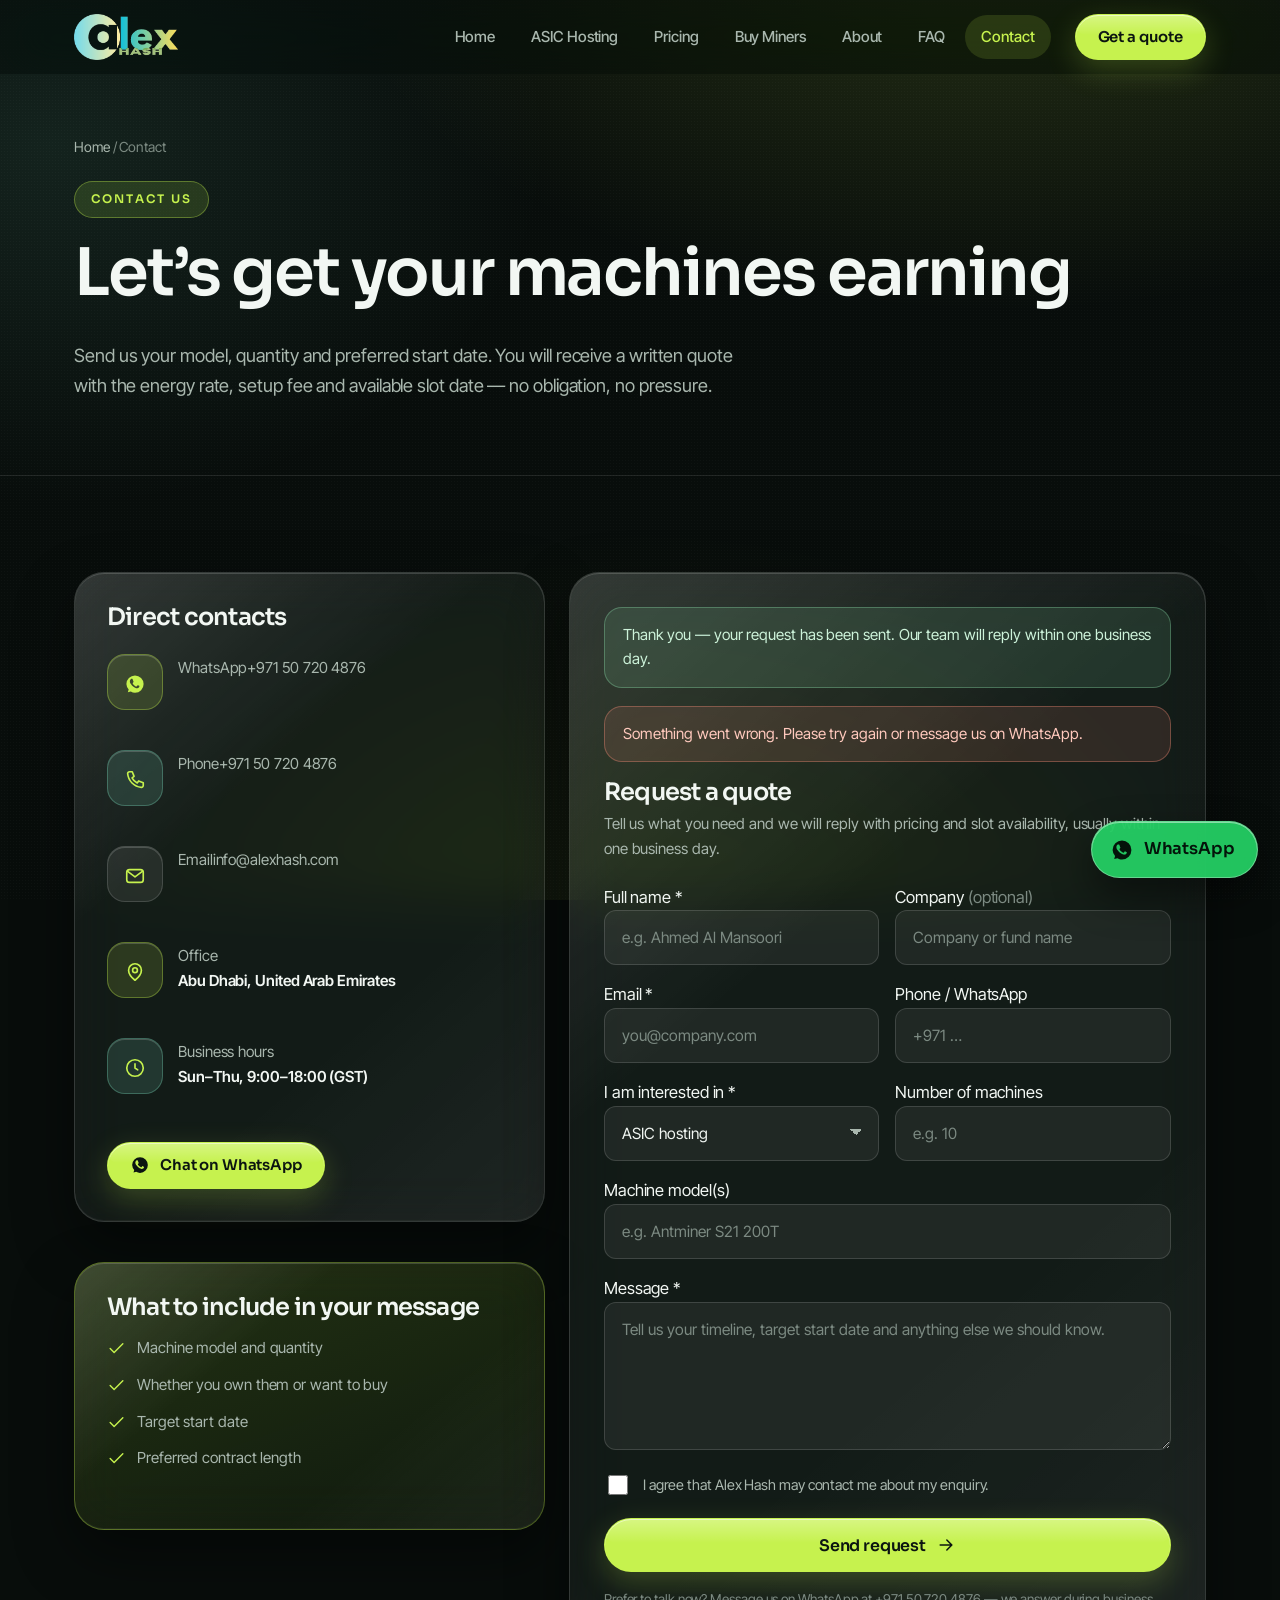
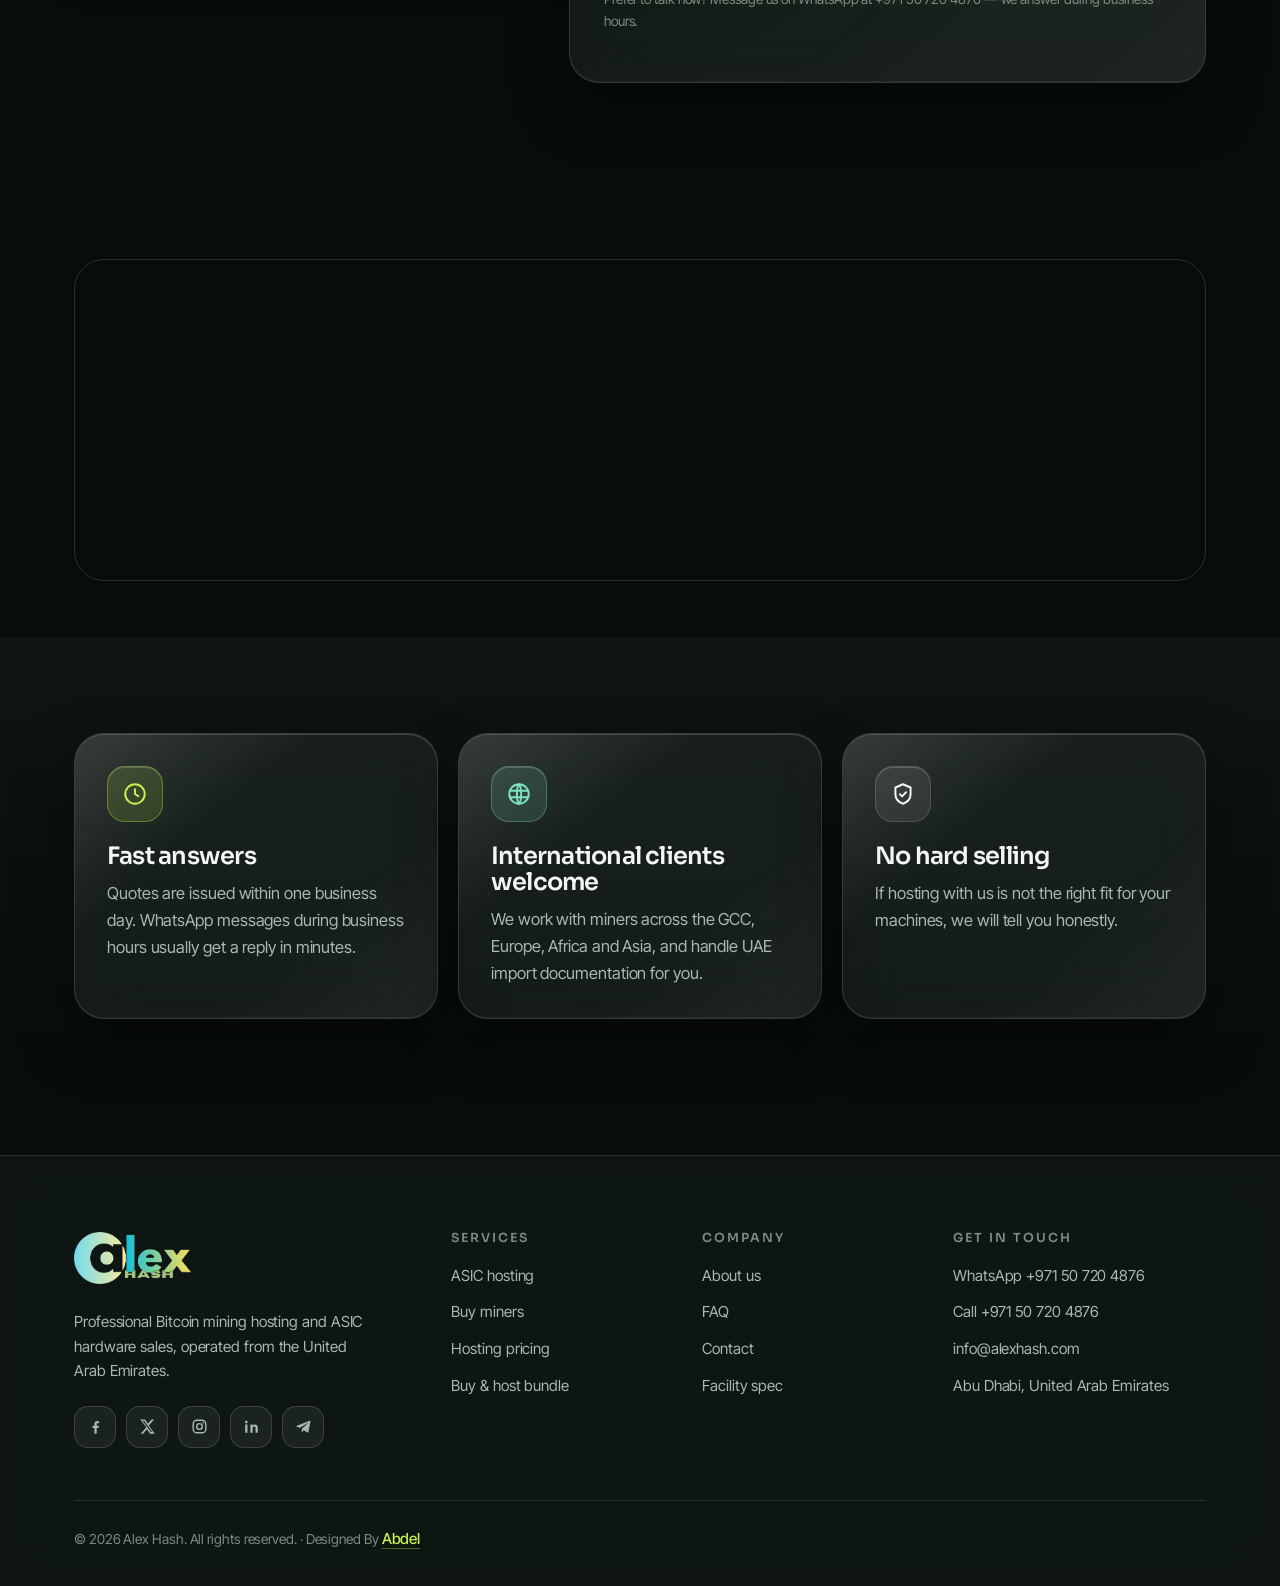
<file: contact.html>
<!DOCTYPE html>
<html lang="en">
<head>
<meta charset="utf-8">
<meta name="viewport" content="width=device-width, initial-scale=1">
<title>Contact Alex Hash | Get a Hosting Quote</title>
<meta name="description" content="Contact Alex Hash for ASIC hosting quotes and miner purchases in the UAE. WhatsApp, phone, email or the enquiry form.">
<link rel="preconnect" href="https://fonts.googleapis.com">
<link rel="preconnect" href="https://fonts.gstatic.com" crossorigin>
<link href="https://fonts.googleapis.com/css2?family=Sora:wght@400;500;600;700&family=Inter+Tight:wght@400;500;600&family=Instrument+Serif:ital@0;1&display=swap" rel="stylesheet">
<link rel="icon" href="assets/img/favicon.ico" sizes="any">
<link rel="icon" type="image/png" sizes="32x32" href="assets/img/favicon-32.png">
<link rel="icon" type="image/png" sizes="16x16" href="assets/img/favicon-16.png">
<link rel="icon" type="image/png" sizes="192x192" href="assets/img/favicon-192.png">
<link rel="apple-touch-icon" href="assets/img/apple-touch-icon.png">
<meta name="theme-color" content="#080d0b">
<link rel="stylesheet" href="assets/css/theme.css">
<!-- Google tag (gtag.js) -->
<script async src="https://www.googletagmanager.com/gtag/js?id=AW-18379115326"></script>
<script>
window.dataLayer = window.dataLayer || [];
function gtag(){dataLayer.push(arguments);}
gtag('js', new Date());

gtag('config', 'AW-18379115326');
/* Google Analytics 4 */
gtag('config', 'G-5Z74TRJH8R', { send_page_view: true });
window.AlexHashTracking = {
  ga4: 'G-5Z74TRJH8R',
  adsId: 'AW-18379115326',
  conversionLabel: '' /* paste the Google Ads conversion label here */
};
</script>
<!-- Microsoft Clarity -->
<script type="text/javascript">
(function(c,l,a,r,i,t,y){
  c[a]=c[a]||function(){(c[a].q=c[a].q||[]).push(arguments)};
  t=l.createElement(r);t.async=1;t.src="https://www.clarity.ms/tag/"+i;
  y=l.getElementsByTagName(r)[0];y.parentNode.insertBefore(t,y);
})(window, document, "clarity", "script", "y23cgcwwbq");
</script>
</head>
<body data-ah-page="Contact Alex Hash | Get a Hosting Quote">
<a class="ah-skip" href="#ah-main">Skip to content</a>
<header class="ah-header"><div class="ah-wrap">
<a class="ah-logo" href="index.html" aria-label="Alex Hash home">
<img class="ah-logo__img" src="assets/img/logo.png" alt="Alex Hash" width="104" height="46" style="height:46px;width:auto;max-width:150px" decoding="async"></a>
<nav class="ah-nav" aria-label="Primary"><ul><li><a href="index.html">Home</a></li><li><a href="hosting.html">ASIC Hosting</a></li><li><a href="pricing.html">Pricing</a></li><li><a href="machines.html">Buy Miners</a></li><li><a href="about.html">About</a></li><li><a href="faq.html">FAQ</a></li><li class="is-active"><a href="contact.html">Contact</a></li></ul></nav>
<div class="ah-header__cta">
<a class="ah-btn ah-btn--primary ah-btn--sm" href="contact.html">Get a quote</a>
<button class="ah-burger" type="button" aria-label="Open menu" aria-expanded="false" aria-controls="ah-drawer"><svg viewBox="0 0 24 24" fill="none" stroke="currentColor" stroke-width="1.8" stroke-linecap="round" stroke-linejoin="round" aria-hidden="true"><path d="M4 7h16M4 12h16M4 17h16"/></svg></button>
</div></div></header>
<div class="ah-drawer" id="ah-drawer" role="dialog" aria-modal="true" aria-label="Menu"><div class="ah-drawer__panel">
<div class="ah-drawer__head"><span class="ah-logo__name">Menu</span>
<button class="ah-burger" style="display:inline-flex" type="button" data-ah-close aria-label="Close menu"><svg viewBox="0 0 24 24" fill="none" stroke="currentColor" stroke-width="1.8" stroke-linecap="round" stroke-linejoin="round" aria-hidden="true"><path d="M6 6l12 12M18 6 6 18"/></svg></button></div>
<ul><li><a href="index.html">Home</a></li><li><a href="hosting.html">ASIC Hosting</a></li><li><a href="pricing.html">Pricing</a></li><li><a href="machines.html">Buy Miners</a></li><li><a href="about.html">About</a></li><li><a href="faq.html">FAQ</a></li><li class="is-active"><a href="contact.html">Contact</a></li></ul>
<a class="ah-btn ah-btn--primary ah-btn--block" href="contact.html">Get a quote</a>
<a class="ah-btn ah-btn--tonal ah-btn--block" style="margin-top:10px" href="https://wa.me/971507204876?text=Hello%20Alex%20Hash%2C%20I%20would%20like%20a%20hosting%20quote" target="_blank" rel="noopener"><svg viewBox="0 0 24 24" fill="currentColor" aria-hidden="true"><path d="M17.5 14.4c-.3-.2-1.8-.9-2.1-1-.3-.1-.5-.2-.7.1-.2.3-.8 1-.9 1.1-.2.2-.4.2-.6.1-.3-.1-1.2-.5-2.2-1.4-.8-.7-1.3-1.6-1.5-1.9-.1-.3 0-.4.1-.6l.5-.6c.1-.2.2-.3.3-.5 0-.2 0-.3-.1-.5-.1-.2-.7-1.7-.9-2.3-.2-.5-.4-.5-.6-.5h-.6c-.2 0-.5.1-.8.4-.3.3-1 1-1 2.4 0 1.4 1 2.7 1.2 2.9.1.2 1.6 2.7 4 3.7 2.3 1 2.7.9 3.2.8.5 0 1.6-.6 1.8-1.3.2-.6.2-1.2.2-1.3-.1-.1-.2-.2-.3-.3zM12 21.5c-1.6 0-3.2-.4-4.6-1.3l-3.2.9.9-3.1A9.4 9.4 0 0 1 2.6 12 9.4 9.4 0 0 1 12 2.6 9.4 9.4 0 0 1 21.4 12 9.4 9.4 0 0 1 12 21.5z"/></svg> WhatsApp</a>
</div></div>
<main id="ah-main">
<section class="ah-page-hero"><div class="ah-wrap"><nav class="ah-crumbs" aria-label="Breadcrumb"><a href="index.html">Home</a> / Contact</nav><span class="ah-eyebrow">Contact us</span><h1>Let’s get your machines earning</h1><p class="lead">Send us your model, quantity and preferred start date. You will receive a written quote with the energy rate, setup fee and available slot date — no obligation, no pressure.</p></div></section>
<section class="ah-section "><div class="ah-wrap"><div class="ah-contact-grid">
<div class="ah-stack-lg">
<div class="ah-info-card ah-reveal"><h3 style="margin-bottom:22px">Direct contacts</h3>
<ul class="ah-info-list">
<li><div class="ah-icon"><svg viewBox="0 0 24 24" fill="currentColor" aria-hidden="true"><path d="M17.5 14.4c-.3-.2-1.8-.9-2.1-1-.3-.1-.5-.2-.7.1-.2.3-.8 1-.9 1.1-.2.2-.4.2-.6.1-.3-.1-1.2-.5-2.2-1.4-.8-.7-1.3-1.6-1.5-1.9-.1-.3 0-.4.1-.6l.5-.6c.1-.2.2-.3.3-.5 0-.2 0-.3-.1-.5-.1-.2-.7-1.7-.9-2.3-.2-.5-.4-.5-.6-.5h-.6c-.2 0-.5.1-.8.4-.3.3-1 1-1 2.4 0 1.4 1 2.7 1.2 2.9.1.2 1.6 2.7 4 3.7 2.3 1 2.7.9 3.2.8.5 0 1.6-.6 1.8-1.3.2-.6.2-1.2.2-1.3-.1-.1-.2-.2-.3-.3zM12 21.5c-1.6 0-3.2-.4-4.6-1.3l-3.2.9.9-3.1A9.4 9.4 0 0 1 2.6 12 9.4 9.4 0 0 1 12 2.6 9.4 9.4 0 0 1 21.4 12 9.4 9.4 0 0 1 12 21.5z"/></svg></div><div><span>WhatsApp</span><a href="https://wa.me/971507204876?text=Hello%20Alex%20Hash%2C%20I%20would%20like%20a%20hosting%20quote" target="_blank" rel="noopener">+971 50 720 4876</a></div></li>
<li><div class="ah-icon ah-icon--sand"><svg viewBox="0 0 24 24" fill="none" stroke="currentColor" stroke-width="1.8" stroke-linecap="round" stroke-linejoin="round" aria-hidden="true"><path d="M6 3h3l2 5-2.2 1.6a12 12 0 0 0 5.6 5.6L16 13l5 2v3a2 2 0 0 1-2.2 2A16.5 16.5 0 0 1 4 5.2A2 2 0 0 1 6 3z"/></svg></div><div><span>Phone</span><a href="tel:+971507204876">+971 50 720 4876</a></div></li>
<li><div class="ah-icon ah-icon--ink"><svg viewBox="0 0 24 24" fill="none" stroke="currentColor" stroke-width="1.8" stroke-linecap="round" stroke-linejoin="round" aria-hidden="true"><rect x="3" y="5" width="18" height="14" rx="3"/><path d="m4 7 8 6 8-6"/></svg></div><div><span>Email</span><a href="mailto:info@alexhash.com">info@alexhash.com</a></div></li>
<li><div class="ah-icon"><svg viewBox="0 0 24 24" fill="none" stroke="currentColor" stroke-width="1.8" stroke-linecap="round" stroke-linejoin="round" aria-hidden="true"><path d="M12 21s7-5.7 7-11a7 7 0 1 0-14 0c0 5.3 7 11 7 11z"/><circle cx="12" cy="10" r="2.6"/></svg></div><div><span>Office</span><strong>Abu Dhabi, United Arab Emirates</strong></div></li>
<li><div class="ah-icon ah-icon--sand"><svg viewBox="0 0 24 24" fill="none" stroke="currentColor" stroke-width="1.8" stroke-linecap="round" stroke-linejoin="round" aria-hidden="true"><circle cx="12" cy="12" r="9"/><path d="M12 7.5V12l3 2"/></svg></div><div><span>Business hours</span><strong>Sun–Thu, 9:00–18:00 (GST)</strong></div></li>
</ul>
<div class="ah-actions" style="margin-top:26px"><a class="ah-btn ah-btn--primary ah-btn--sm" href="https://wa.me/971507204876?text=Hello%20Alex%20Hash%2C%20I%20would%20like%20a%20hosting%20quote" target="_blank" rel="noopener"><svg viewBox="0 0 24 24" fill="currentColor" aria-hidden="true"><path d="M17.5 14.4c-.3-.2-1.8-.9-2.1-1-.3-.1-.5-.2-.7.1-.2.3-.8 1-.9 1.1-.2.2-.4.2-.6.1-.3-.1-1.2-.5-2.2-1.4-.8-.7-1.3-1.6-1.5-1.9-.1-.3 0-.4.1-.6l.5-.6c.1-.2.2-.3.3-.5 0-.2 0-.3-.1-.5-.1-.2-.7-1.7-.9-2.3-.2-.5-.4-.5-.6-.5h-.6c-.2 0-.5.1-.8.4-.3.3-1 1-1 2.4 0 1.4 1 2.7 1.2 2.9.1.2 1.6 2.7 4 3.7 2.3 1 2.7.9 3.2.8.5 0 1.6-.6 1.8-1.3.2-.6.2-1.2.2-1.3-.1-.1-.2-.2-.3-.3zM12 21.5c-1.6 0-3.2-.4-4.6-1.3l-3.2.9.9-3.1A9.4 9.4 0 0 1 2.6 12 9.4 9.4 0 0 1 12 2.6 9.4 9.4 0 0 1 21.4 12 9.4 9.4 0 0 1 12 21.5z"/></svg> Chat on WhatsApp</a></div></div>
<div class="ah-card ah-card--tonal ah-reveal"><h3>What to include in your message</h3>
<ul class="ah-plan__features" style="margin-top:16px">
<li><svg viewBox="0 0 24 24" fill="none" stroke="currentColor" stroke-width="1.8" stroke-linecap="round" stroke-linejoin="round" aria-hidden="true"><path d="M20 6 9 17l-5-5"/></svg><span>Machine model and quantity</span></li>
<li><svg viewBox="0 0 24 24" fill="none" stroke="currentColor" stroke-width="1.8" stroke-linecap="round" stroke-linejoin="round" aria-hidden="true"><path d="M20 6 9 17l-5-5"/></svg><span>Whether you own them or want to buy</span></li>
<li><svg viewBox="0 0 24 24" fill="none" stroke="currentColor" stroke-width="1.8" stroke-linecap="round" stroke-linejoin="round" aria-hidden="true"><path d="M20 6 9 17l-5-5"/></svg><span>Target start date</span></li>
<li><svg viewBox="0 0 24 24" fill="none" stroke="currentColor" stroke-width="1.8" stroke-linecap="round" stroke-linejoin="round" aria-hidden="true"><path d="M20 6 9 17l-5-5"/></svg><span>Preferred contract length</span></li>
</ul></div>
</div>
<form class="ah-form ah-reveal" data-ah-form method="post" action="#" novalidate>

<div class="ah-alert ah-alert--ok" role="status">Thank you — your request has been sent. Our team will reply within one business day.</div>
<div class="ah-alert ah-alert--err" role="alert">Something went wrong. Please try again or message us on WhatsApp.</div>
<h3 style="margin-bottom:6px">Request a quote</h3>
<p style="margin-bottom:22px;font-size:.95rem">Tell us what you need and we will reply with pricing and slot availability, usually within one business day.</p>
<div class="ah-form-row">
<div class="ah-field"><label for="ah-name">Full name <span class="req">*</span></label>
<input type="text" id="ah-name" name="ah_name" required autocomplete="name" placeholder="e.g. Ahmed Al Mansoori"></div>
<div class="ah-field"><label for="ah-company">Company <span style="color:var(--ah-ink-3);font-weight:400">(optional)</span></label>
<input type="text" id="ah-company" name="ah_company" autocomplete="organization" placeholder="Company or fund name"></div>
</div>
<div class="ah-form-row">
<div class="ah-field"><label for="ah-email">Email <span class="req">*</span></label>
<input type="email" id="ah-email" name="ah_email" required autocomplete="email" placeholder="you@company.com"></div>
<div class="ah-field"><label for="ah-phone">Phone / WhatsApp</label>
<input type="tel" id="ah-phone" name="ah_phone" autocomplete="tel" placeholder="+971 …"></div>
</div>
<div class="ah-form-row">
<div class="ah-field"><label for="ah-subject">I am interested in <span class="req">*</span></label>
<select id="ah-subject" name="ah_subject" required><option value="ASIC hosting">ASIC hosting</option><option value="Buying miners">Buying miners</option><option value="Buy &amp; host bundle">Buy &amp; host bundle</option><option value="Enterprise / container deployment">Enterprise / container deployment</option><option value="Something else">Something else</option></select></div>
<div class="ah-field"><label for="ah-qty">Number of machines</label>
<input type="number" id="ah-qty" name="ah_quantity" min="1" step="1" placeholder="e.g. 10"></div>
</div>
<div class="ah-field"><label for="ah-model">Machine model(s)</label>
<input type="text" id="ah-model" name="ah_model" placeholder="e.g. Antminer S21 200T"></div>
<div class="ah-field"><label for="ah-message">Message <span class="req">*</span></label>
<textarea id="ah-message" name="ah_message" required placeholder="Tell us your timeline, target start date and anything else we should know."></textarea></div>
<label class="ah-consent"><input type="checkbox" name="ah_consent" value="1" required>
<span>I agree that Alex Hash may contact me about my enquiry.</span></label>
<button type="submit" class="ah-btn ah-btn--primary ah-btn--block">Send request <svg viewBox="0 0 24 24" fill="none" stroke="currentColor" stroke-width="1.8" stroke-linecap="round" stroke-linejoin="round" aria-hidden="true"><path d="M5 12h13m-5-6 6 6-6 6"/></svg></button>
<p class="ah-form-note">Prefer to talk now? Message us on WhatsApp at +971 50 720 4876 — we answer during business hours.</p>
</form></div></div></section>
<section class="ah-section ah-section--tight"><div class="ah-wrap"><div class="ah-map ah-reveal"><iframe title="Alex Hash location in Abu Dhabi" loading="lazy" allowfullscreen referrerpolicy="no-referrer-when-downgrade" src="https://www.google.com/maps?q=Abu%20Dhabi%2C%20United%20Arab%20Emirates&output=embed"></iframe></div></div></section>
<section class="ah-section ah-section--tint"><div class="ah-wrap"><div class="ah-grid ah-grid--3"><article class="ah-card ah-card--hover ah-reveal"><div class="ah-icon "><svg viewBox="0 0 24 24" fill="none" stroke="currentColor" stroke-width="1.8" stroke-linecap="round" stroke-linejoin="round" aria-hidden="true"><circle cx="12" cy="12" r="9"/><path d="M12 7.5V12l3 2"/></svg></div><h3>Fast answers</h3><p>Quotes are issued within one business day. WhatsApp messages during business hours usually get a reply in minutes.</p></article><article class="ah-card ah-card--hover ah-reveal"><div class="ah-icon ah-icon--sand"><svg viewBox="0 0 24 24" fill="none" stroke="currentColor" stroke-width="1.8" stroke-linecap="round" stroke-linejoin="round" aria-hidden="true"><circle cx="12" cy="12" r="9"/><path d="M3.5 9h17M3.5 15h17"/><path d="M12 3c2.6 2.6 2.6 15.4 0 18-2.6-2.6-2.6-15.4 0-18z"/></svg></div><h3>International clients welcome</h3><p>We work with miners across the GCC, Europe, Africa and Asia, and handle UAE import documentation for you.</p></article><article class="ah-card ah-card--hover ah-reveal"><div class="ah-icon ah-icon--ink"><svg viewBox="0 0 24 24" fill="none" stroke="currentColor" stroke-width="1.8" stroke-linecap="round" stroke-linejoin="round" aria-hidden="true"><path d="M12 3l7 3v6c0 4.5-3 7.6-7 9-4-1.4-7-4.5-7-9V6z"/><path d="M9.2 12.2l2 2 3.6-3.8"/></svg></div><h3>No hard selling</h3><p>If hosting with us is not the right fit for your machines, we will tell you honestly.</p></article></div></div></section>
</main>
<footer class="ah-footer"><div class="ah-wrap">
<div class="ah-footer__grid">
<div><a class="ah-logo ah-logo--footer" href="index.html"><img class="ah-logo__img" src="assets/img/logo.png" alt="Alex Hash" width="117" height="52" style="height:52px;width:auto;max-width:170px" decoding="async" loading="lazy"></a>
<p style="margin-top:18px;max-width:34ch">Professional Bitcoin mining hosting and ASIC hardware sales, operated from the United Arab Emirates.</p>
<div class="ah-social"><a href="#" aria-label="Facebook"><svg viewBox="0 0 24 24" fill="currentColor" aria-hidden="true"><path d="M13.5 21v-7h2.4l.4-2.9h-2.8V9.3c0-.8.2-1.4 1.5-1.4h1.5V5.3c-.3 0-1.2-.1-2.2-.1-2.2 0-3.7 1.3-3.7 3.8v2.1H8.2V14h2.4v7z"/></svg></a><a href="#" aria-label="X"><svg viewBox="0 0 24 24" fill="currentColor" aria-hidden="true"><path d="M17.3 3h3.1l-6.8 7.8L21 21h-5.6l-4.1-5.4L6.4 21H3.3l7.2-8.2L3 3h5.7l3.8 5.1zm-1.1 16h1.7L7.7 4.7H5.9z"/></svg></a><a href="#" aria-label="Instagram"><svg viewBox="0 0 24 24" fill="none" stroke="currentColor" stroke-width="1.8" aria-hidden="true"><rect x="4" y="4" width="16" height="16" rx="5"/><circle cx="12" cy="12" r="3.6"/><circle cx="16.6" cy="7.4" r="1" fill="currentColor" stroke="none"/></svg></a><a href="#" aria-label="Linkedin"><svg viewBox="0 0 24 24" fill="currentColor" aria-hidden="true"><path d="M6.9 20H4V9.4h2.9zM5.4 8.1a1.7 1.7 0 1 1 0-3.4 1.7 1.7 0 0 1 0 3.4zM20 20h-2.9v-5.6c0-1.4-.5-2.3-1.7-2.3-1 0-1.5.7-1.8 1.3-.1.2-.1.5-.1.9V20H10.6s0-9.2 0-10.6h2.9v1.5c.4-.6 1.1-1.5 2.8-1.5 2 0 3.7 1.4 3.7 4.3z"/></svg></a><a href="#" aria-label="Telegram"><svg viewBox="0 0 24 24" fill="currentColor" aria-hidden="true"><path d="M21 4.5 18.2 19c-.2.9-.8 1.1-1.5.7l-4.2-3.1-2 2c-.2.2-.4.4-.8.4l.3-4.3 7.8-7c.3-.3-.1-.5-.5-.2l-9.6 6-4.1-1.3c-.9-.3-.9-.9.2-1.3l16-6.2c.7-.3 1.4.2 1.2 1z"/></svg></a></div></div>
<div><h4>Services</h4><ul>
<li><a href="hosting.html">ASIC hosting</a></li>
<li><a href="machines.html">Buy miners</a></li>
<li><a href="pricing.html">Hosting pricing</a></li>
<li><a href="contact.html">Buy &amp; host bundle</a></li></ul></div>
<div><h4>Company</h4><ul>
<li><a href="about.html">About us</a></li>
<li><a href="faq.html">FAQ</a></li>
<li><a href="contact.html">Contact</a></li>
<li><a href="hosting.html">Facility spec</a></li></ul></div>
<div><h4>Get in touch</h4><ul>
<li><a href="https://wa.me/971507204876?text=Hello%20Alex%20Hash%2C%20I%20would%20like%20a%20hosting%20quote" target="_blank" rel="noopener">WhatsApp +971 50 720 4876</a></li>
<li><a href="tel:+971507204876">Call +971 50 720 4876</a></li>
<li><a href="mailto:info@alexhash.com">info@alexhash.com</a></li>
<li>Abu Dhabi, United Arab Emirates</li></ul></div>
</div>
<div class="ah-footer__bottom"><span>© 2026 Alex Hash. All rights reserved. · Designed By <a class="ah-credit" href="https://wa.me/201061043187" target="_blank" rel="noopener" title="WhatsApp +20 106 104 3187">Abdel</a></span></div>
</div></footer>
<a class="ah-fab" href="https://wa.me/971507204876?text=Hello%20Alex%20Hash%2C%20I%20would%20like%20a%20hosting%20quote" target="_blank" rel="noopener"><svg viewBox="0 0 24 24" fill="currentColor" aria-hidden="true"><path d="M17.5 14.4c-.3-.2-1.8-.9-2.1-1-.3-.1-.5-.2-.7.1-.2.3-.8 1-.9 1.1-.2.2-.4.2-.6.1-.3-.1-1.2-.5-2.2-1.4-.8-.7-1.3-1.6-1.5-1.9-.1-.3 0-.4.1-.6l.5-.6c.1-.2.2-.3.3-.5 0-.2 0-.3-.1-.5-.1-.2-.7-1.7-.9-2.3-.2-.5-.4-.5-.6-.5h-.6c-.2 0-.5.1-.8.4-.3.3-1 1-1 2.4 0 1.4 1 2.7 1.2 2.9.1.2 1.6 2.7 4 3.7 2.3 1 2.7.9 3.2.8.5 0 1.6-.6 1.8-1.3.2-.6.2-1.2.2-1.3-.1-.1-.2-.2-.3-.3zM12 21.5c-1.6 0-3.2-.4-4.6-1.3l-3.2.9.9-3.1A9.4 9.4 0 0 1 2.6 12 9.4 9.4 0 0 1 12 2.6 9.4 9.4 0 0 1 21.4 12 9.4 9.4 0 0 1 12 21.5z"/></svg> <span>WhatsApp</span></a>
<script src="assets/js/theme.js"></script>
<script src="assets/js/track.js"></script>
</body>
</html>
</file>
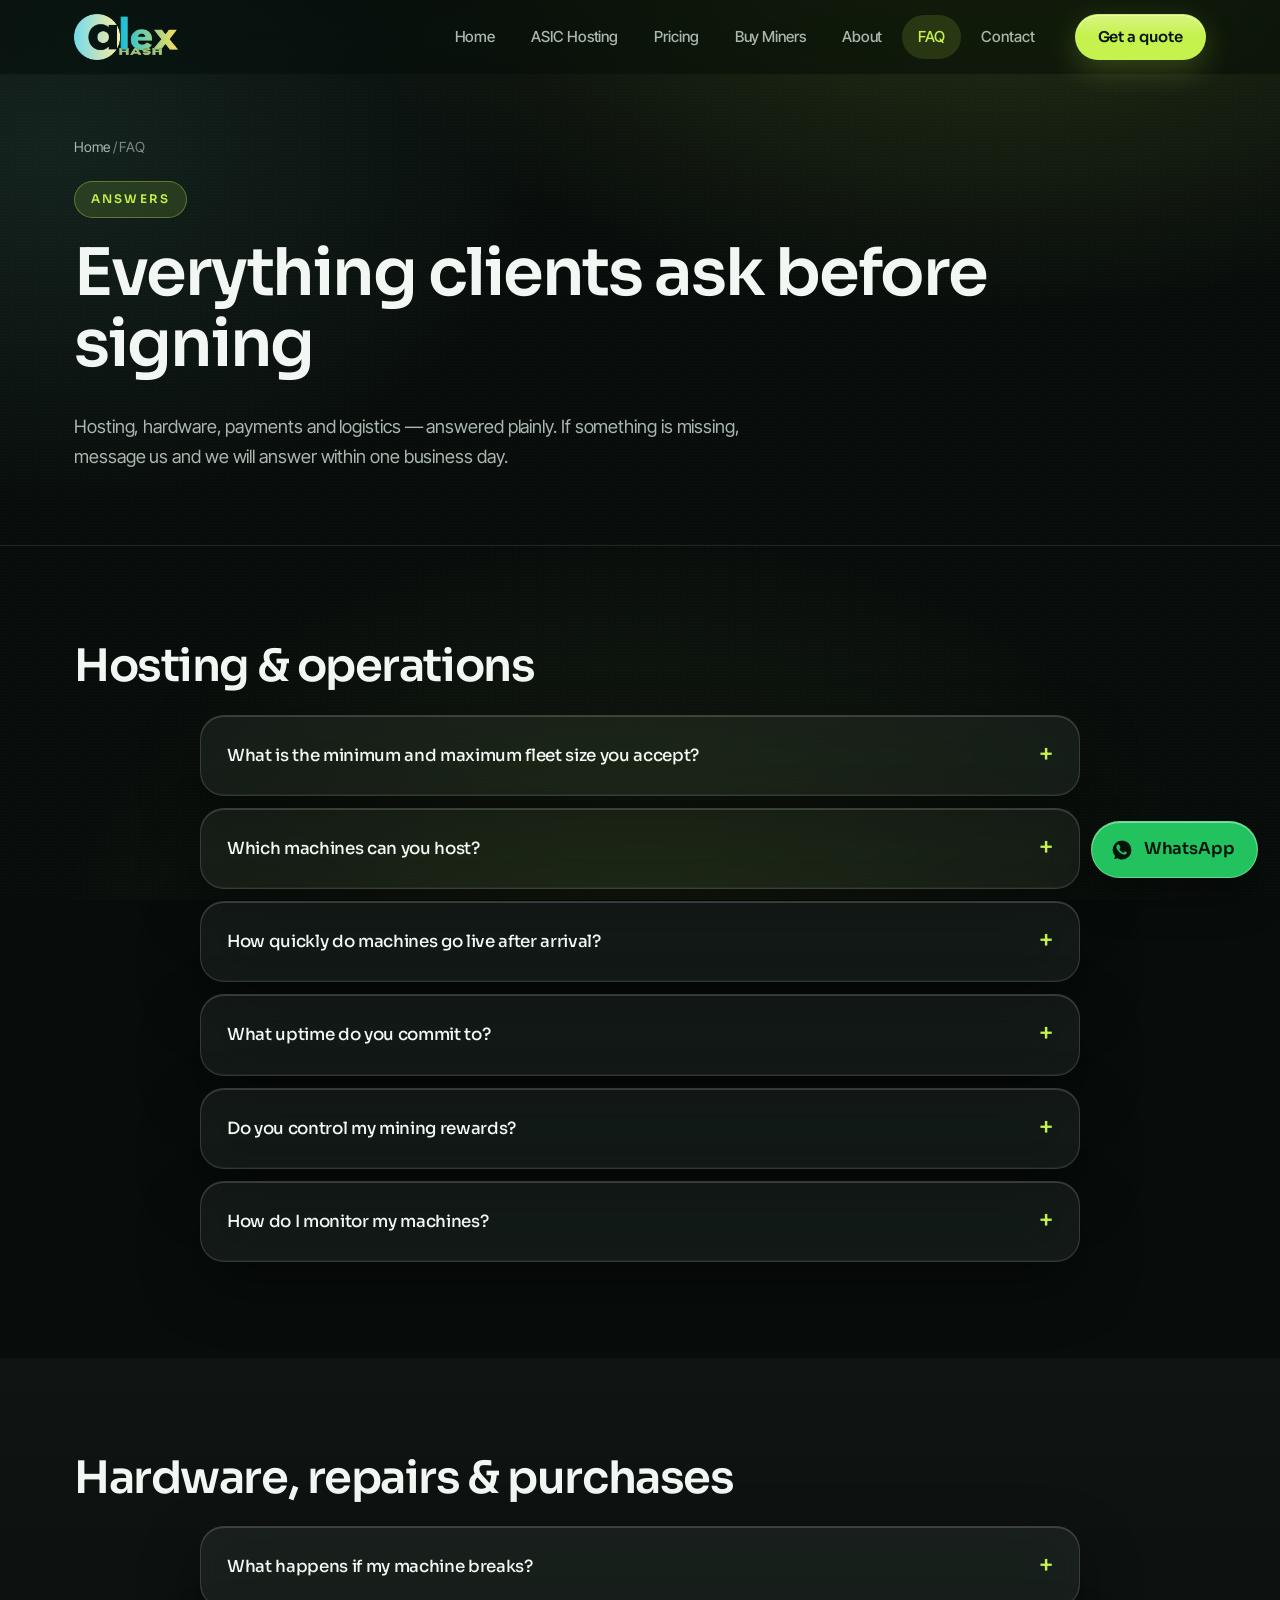
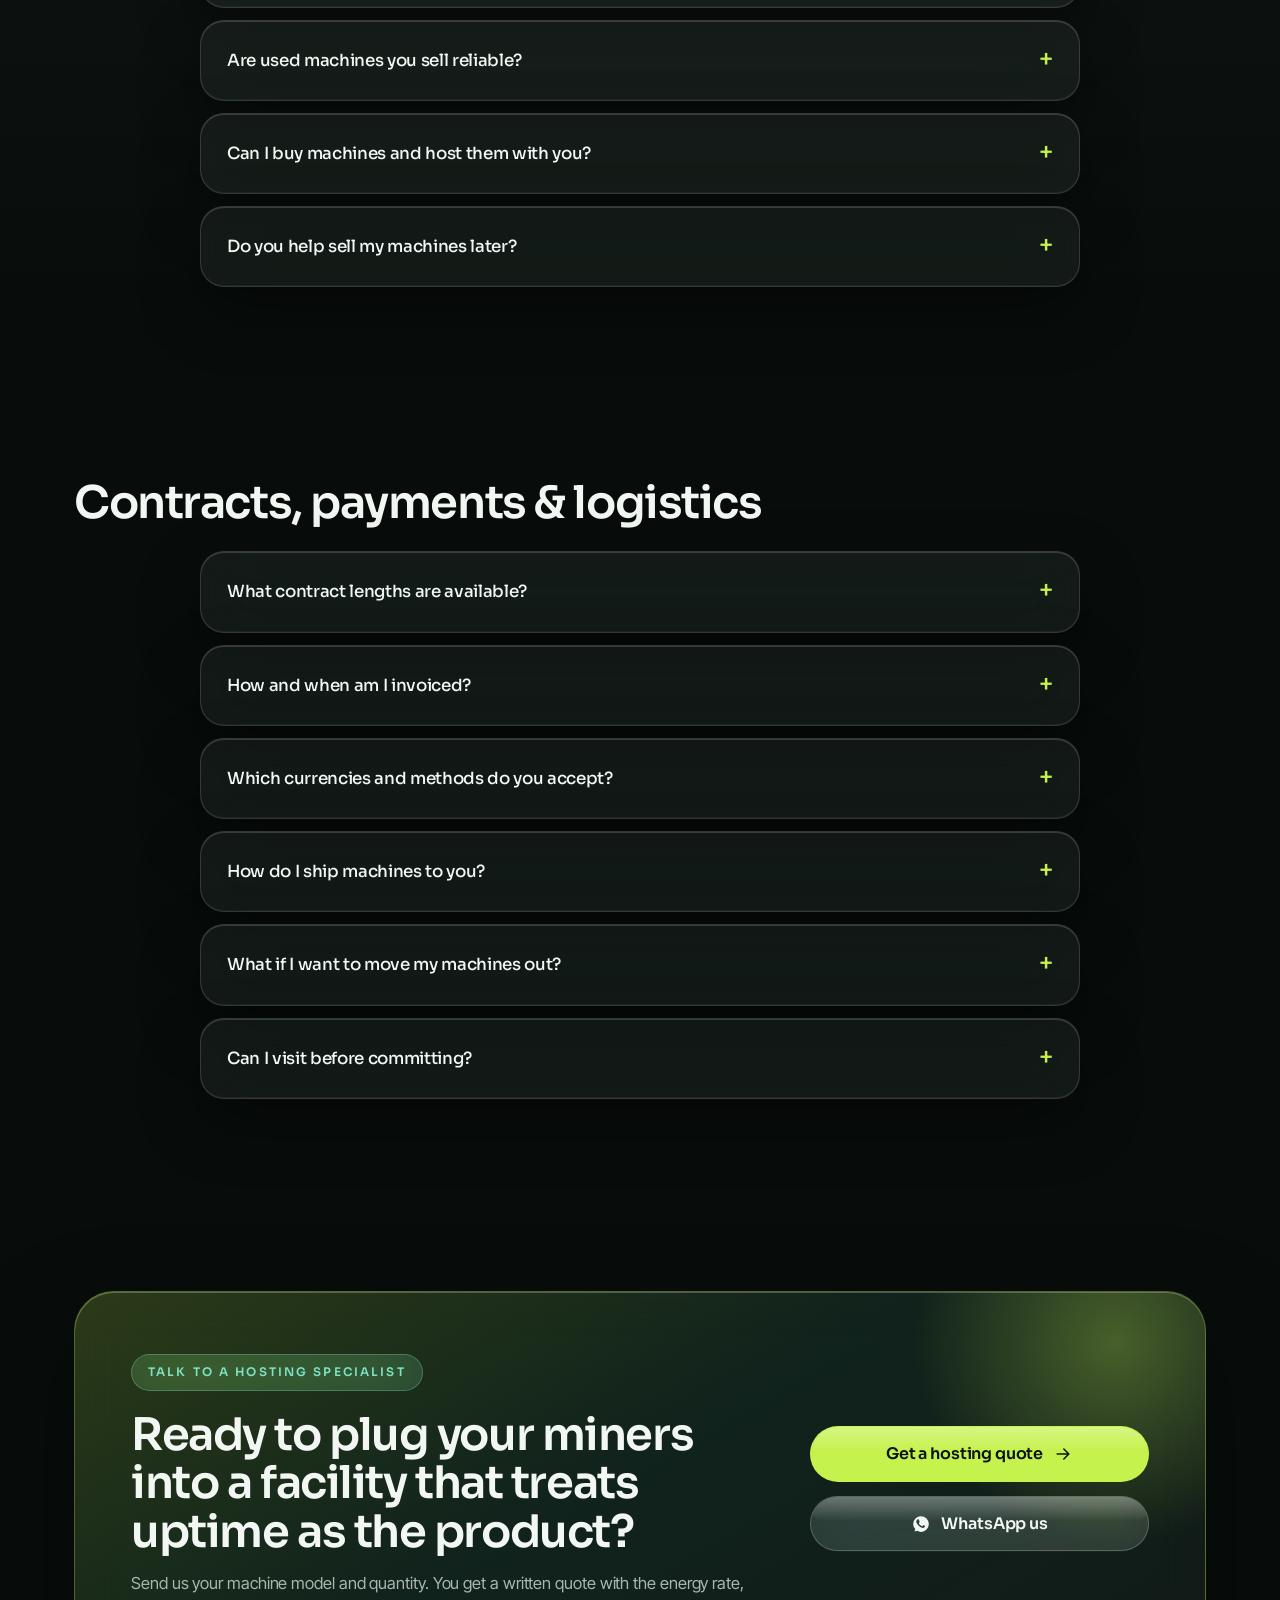
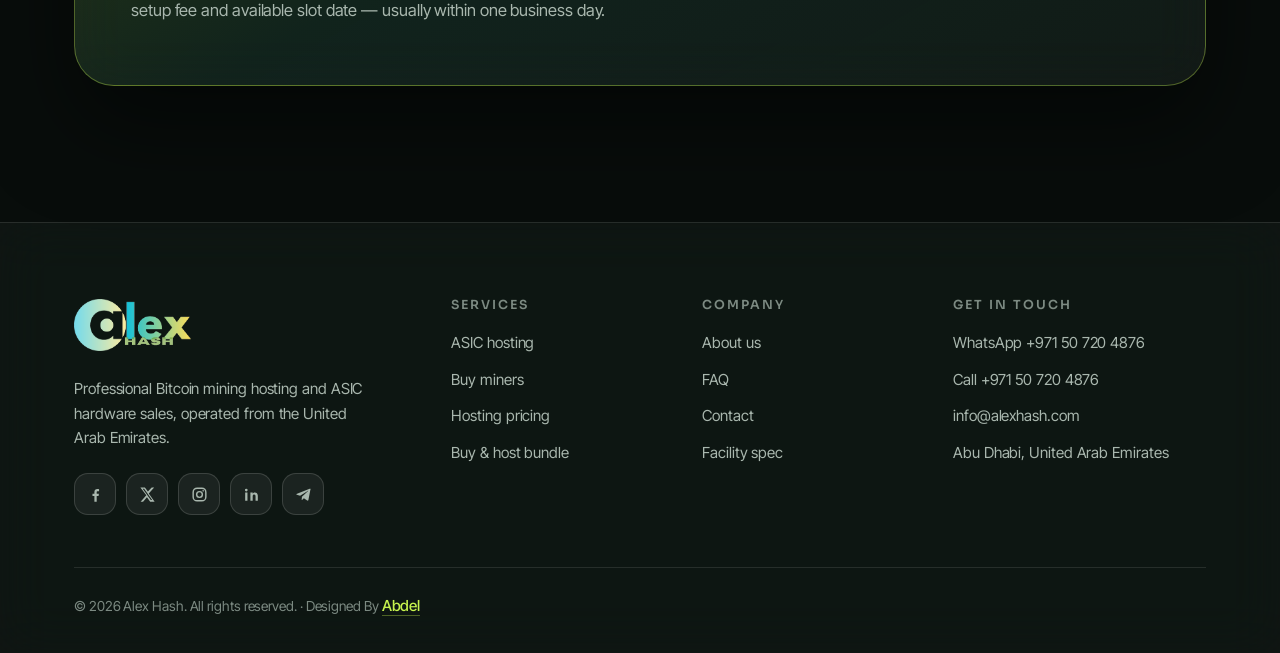
<file: faq.html>
<!DOCTYPE html>
<html lang="en">
<head>
<meta charset="utf-8">
<meta name="viewport" content="width=device-width, initial-scale=1">
<title>Frequently Asked Questions | Alex Hash</title>
<meta name="description" content="Answers about ASIC hosting contracts, uptime, repairs, hardware purchases, payments and logistics at Alex Hash.">
<link rel="preconnect" href="https://fonts.googleapis.com">
<link rel="preconnect" href="https://fonts.gstatic.com" crossorigin>
<link href="https://fonts.googleapis.com/css2?family=Sora:wght@400;500;600;700&family=Inter+Tight:wght@400;500;600&family=Instrument+Serif:ital@0;1&display=swap" rel="stylesheet">
<link rel="icon" href="assets/img/favicon.ico" sizes="any">
<link rel="icon" type="image/png" sizes="32x32" href="assets/img/favicon-32.png">
<link rel="icon" type="image/png" sizes="16x16" href="assets/img/favicon-16.png">
<link rel="icon" type="image/png" sizes="192x192" href="assets/img/favicon-192.png">
<link rel="apple-touch-icon" href="assets/img/apple-touch-icon.png">
<meta name="theme-color" content="#080d0b">
<link rel="stylesheet" href="assets/css/theme.css">
<!-- Google tag (gtag.js) -->
<script async src="https://www.googletagmanager.com/gtag/js?id=AW-18379115326"></script>
<script>
window.dataLayer = window.dataLayer || [];
function gtag(){dataLayer.push(arguments);}
gtag('js', new Date());

gtag('config', 'AW-18379115326');
/* Google Analytics 4 */
gtag('config', 'G-5Z74TRJH8R', { send_page_view: true });
window.AlexHashTracking = {
  ga4: 'G-5Z74TRJH8R',
  adsId: 'AW-18379115326',
  conversionLabel: '' /* paste the Google Ads conversion label here */
};
</script>
<!-- Microsoft Clarity -->
<script type="text/javascript">
(function(c,l,a,r,i,t,y){
  c[a]=c[a]||function(){(c[a].q=c[a].q||[]).push(arguments)};
  t=l.createElement(r);t.async=1;t.src="https://www.clarity.ms/tag/"+i;
  y=l.getElementsByTagName(r)[0];y.parentNode.insertBefore(t,y);
})(window, document, "clarity", "script", "y23cgcwwbq");
</script>
</head>
<body data-ah-page="Frequently Asked Questions | Alex Hash">
<a class="ah-skip" href="#ah-main">Skip to content</a>
<header class="ah-header"><div class="ah-wrap">
<a class="ah-logo" href="index.html" aria-label="Alex Hash home">
<img class="ah-logo__img" src="assets/img/logo.png" alt="Alex Hash" width="104" height="46" style="height:46px;width:auto;max-width:150px" decoding="async"></a>
<nav class="ah-nav" aria-label="Primary"><ul><li><a href="index.html">Home</a></li><li><a href="hosting.html">ASIC Hosting</a></li><li><a href="pricing.html">Pricing</a></li><li><a href="machines.html">Buy Miners</a></li><li><a href="about.html">About</a></li><li class="is-active"><a href="faq.html">FAQ</a></li><li><a href="contact.html">Contact</a></li></ul></nav>
<div class="ah-header__cta">
<a class="ah-btn ah-btn--primary ah-btn--sm" href="contact.html">Get a quote</a>
<button class="ah-burger" type="button" aria-label="Open menu" aria-expanded="false" aria-controls="ah-drawer"><svg viewBox="0 0 24 24" fill="none" stroke="currentColor" stroke-width="1.8" stroke-linecap="round" stroke-linejoin="round" aria-hidden="true"><path d="M4 7h16M4 12h16M4 17h16"/></svg></button>
</div></div></header>
<div class="ah-drawer" id="ah-drawer" role="dialog" aria-modal="true" aria-label="Menu"><div class="ah-drawer__panel">
<div class="ah-drawer__head"><span class="ah-logo__name">Menu</span>
<button class="ah-burger" style="display:inline-flex" type="button" data-ah-close aria-label="Close menu"><svg viewBox="0 0 24 24" fill="none" stroke="currentColor" stroke-width="1.8" stroke-linecap="round" stroke-linejoin="round" aria-hidden="true"><path d="M6 6l12 12M18 6 6 18"/></svg></button></div>
<ul><li><a href="index.html">Home</a></li><li><a href="hosting.html">ASIC Hosting</a></li><li><a href="pricing.html">Pricing</a></li><li><a href="machines.html">Buy Miners</a></li><li><a href="about.html">About</a></li><li class="is-active"><a href="faq.html">FAQ</a></li><li><a href="contact.html">Contact</a></li></ul>
<a class="ah-btn ah-btn--primary ah-btn--block" href="contact.html">Get a quote</a>
<a class="ah-btn ah-btn--tonal ah-btn--block" style="margin-top:10px" href="https://wa.me/971507204876?text=Hello%20Alex%20Hash%2C%20I%20would%20like%20a%20hosting%20quote" target="_blank" rel="noopener"><svg viewBox="0 0 24 24" fill="currentColor" aria-hidden="true"><path d="M17.5 14.4c-.3-.2-1.8-.9-2.1-1-.3-.1-.5-.2-.7.1-.2.3-.8 1-.9 1.1-.2.2-.4.2-.6.1-.3-.1-1.2-.5-2.2-1.4-.8-.7-1.3-1.6-1.5-1.9-.1-.3 0-.4.1-.6l.5-.6c.1-.2.2-.3.3-.5 0-.2 0-.3-.1-.5-.1-.2-.7-1.7-.9-2.3-.2-.5-.4-.5-.6-.5h-.6c-.2 0-.5.1-.8.4-.3.3-1 1-1 2.4 0 1.4 1 2.7 1.2 2.9.1.2 1.6 2.7 4 3.7 2.3 1 2.7.9 3.2.8.5 0 1.6-.6 1.8-1.3.2-.6.2-1.2.2-1.3-.1-.1-.2-.2-.3-.3zM12 21.5c-1.6 0-3.2-.4-4.6-1.3l-3.2.9.9-3.1A9.4 9.4 0 0 1 2.6 12 9.4 9.4 0 0 1 12 2.6 9.4 9.4 0 0 1 21.4 12 9.4 9.4 0 0 1 12 21.5z"/></svg> WhatsApp</a>
</div></div>
<main id="ah-main">
<section class="ah-page-hero"><div class="ah-wrap"><nav class="ah-crumbs" aria-label="Breadcrumb"><a href="index.html">Home</a> / FAQ</nav><span class="ah-eyebrow">Answers</span><h1>Everything clients ask before signing</h1><p class="lead">Hosting, hardware, payments and logistics — answered plainly. If something is missing, message us and we will answer within one business day.</p></div></section>
<section class="ah-section "><div class="ah-wrap"><h2 style="margin-bottom:24px">Hosting &amp; operations</h2><div class="ah-faq"><details class="ah-reveal"><summary>What is the minimum and maximum fleet size you accept?</summary><p>From one machine up to multi-megawatt deployments. Fleets above 1 MW are placed in dedicated containers or halls with their own SLA.</p></details><details class="ah-reveal"><summary>Which machines can you host?</summary><p>Bitmain Antminer S19 and S21 series, MicroBT Whatsminer M30 to M60 series, and Canaan Avalon A12 to A15. Send us your model if it is not listed — most 3–3.7 kW SHA-256 units fit our racks.</p></details><details class="ah-reveal"><summary>How quickly do machines go live after arrival?</summary><p>Typically 24 to 48 hours. Every unit is serial-logged, photographed, bench-tested and then racked and pointed at your pool.</p></details><details class="ah-reveal"><summary>What uptime do you commit to?</summary><p>99.5% monthly availability, excluding scheduled maintenance windows and grid-level force majeure. Enterprise contracts can include penalty clauses.</p></details><details class="ah-reveal"><summary>Do you control my mining rewards?</summary><p>No. You configure your own pool account and payout wallet. We only need worker naming access to verify performance.</p></details><details class="ah-reveal"><summary>How do I monitor my machines?</summary><p>You receive dashboard access showing per-machine hashrate, temperature and uptime, plus a monthly PDF report. Alerts are sent when a unit underperforms.</p></details></div></div></section>
<section class="ah-section ah-section--tint"><div class="ah-wrap"><h2 style="margin-bottom:24px">Hardware, repairs &amp; purchases</h2><div class="ah-faq"><details class="ah-reveal"><summary>What happens if my machine breaks?</summary><p>First-line work — reboots, reseats, fans, PSU checks, firmware — is included at no cost. Component replacement is quoted at parts cost plus labour, and never started without your written approval.</p></details><details class="ah-reveal"><summary>Are used machines you sell reliable?</summary><p>Every used unit is bench-tested for 72 hours and sold with a written condition report, real photos and a 30 to 90 day workshop warranty depending on the model.</p></details><details class="ah-reveal"><summary>Can I buy machines and host them with you?</summary><p>Yes, and it is our most popular route. Machines are installed directly from our workshop, so there is no shipping risk, customs delay or downtime in transit.</p></details><details class="ah-reveal"><summary>Do you help sell my machines later?</summary><p>Yes. We buy back or broker used fleets and can credit the value against newer hardware.</p></details></div></div></section>
<section class="ah-section "><div class="ah-wrap"><h2 style="margin-bottom:24px">Contracts, payments &amp; logistics</h2><div class="ah-faq"><details class="ah-reveal"><summary>What contract lengths are available?</summary><p>6, 12 and 24 months. Longer terms and prepayment reduce your energy rate.</p></details><details class="ah-reveal"><summary>How and when am I invoiced?</summary><p>Monthly in arrears, with a statement showing measured kWh, hosting fee, any approved repairs and the total due. Payment terms are 7 days.</p></details><details class="ah-reveal"><summary>Which currencies and methods do you accept?</summary><p>AED and USD bank transfer, USDT (TRC20/ERC20) and card for smaller invoices. Invoices are issued by our UAE entity.</p></details><details class="ah-reveal"><summary>How do I ship machines to you?</summary><p>We send a packing checklist, receiving address and customs guidance. We can also recommend freight partners experienced with mining hardware.</p></details><details class="ah-reveal"><summary>What if I want to move my machines out?</summary><p>Give 30 days written notice after the minimum term. We prepare, pack and hand over your units with an updated condition report.</p></details><details class="ah-reveal"><summary>Can I visit before committing?</summary><p>Yes — site visits are arranged by appointment, subject to safety and security procedures.</p></details></div></div></section>
<section class="ah-section "><div class="ah-wrap"><div class="ah-cta ah-reveal"><div class="ah-cta__ring"></div><div class="ah-cta__inner">
<div><span class="ah-eyebrow ah-eyebrow--sand">Talk to a hosting specialist</span>
<h2>Ready to plug your miners into a facility that treats uptime as the product?</h2>
<p>Send us your machine model and quantity. You get a written quote with the energy rate, setup fee and available slot date — usually within one business day.</p></div>
<div class="ah-actions" style="flex-direction:column;align-items:stretch">
<a class="ah-btn ah-btn--light" href="contact.html">Get a hosting quote <svg viewBox="0 0 24 24" fill="none" stroke="currentColor" stroke-width="1.8" stroke-linecap="round" stroke-linejoin="round" aria-hidden="true"><path d="M5 12h13m-5-6 6 6-6 6"/></svg></a>
<a class="ah-btn ah-btn--ghost-inverse" href="https://wa.me/971507204876?text=Hello%20Alex%20Hash%2C%20I%20would%20like%20a%20hosting%20quote" target="_blank" rel="noopener"><svg viewBox="0 0 24 24" fill="currentColor" aria-hidden="true"><path d="M17.5 14.4c-.3-.2-1.8-.9-2.1-1-.3-.1-.5-.2-.7.1-.2.3-.8 1-.9 1.1-.2.2-.4.2-.6.1-.3-.1-1.2-.5-2.2-1.4-.8-.7-1.3-1.6-1.5-1.9-.1-.3 0-.4.1-.6l.5-.6c.1-.2.2-.3.3-.5 0-.2 0-.3-.1-.5-.1-.2-.7-1.7-.9-2.3-.2-.5-.4-.5-.6-.5h-.6c-.2 0-.5.1-.8.4-.3.3-1 1-1 2.4 0 1.4 1 2.7 1.2 2.9.1.2 1.6 2.7 4 3.7 2.3 1 2.7.9 3.2.8.5 0 1.6-.6 1.8-1.3.2-.6.2-1.2.2-1.3-.1-.1-.2-.2-.3-.3zM12 21.5c-1.6 0-3.2-.4-4.6-1.3l-3.2.9.9-3.1A9.4 9.4 0 0 1 2.6 12 9.4 9.4 0 0 1 12 2.6 9.4 9.4 0 0 1 21.4 12 9.4 9.4 0 0 1 12 21.5z"/></svg> WhatsApp us</a>
</div></div></div></div></section>
</main>
<footer class="ah-footer"><div class="ah-wrap">
<div class="ah-footer__grid">
<div><a class="ah-logo ah-logo--footer" href="index.html"><img class="ah-logo__img" src="assets/img/logo.png" alt="Alex Hash" width="117" height="52" style="height:52px;width:auto;max-width:170px" decoding="async" loading="lazy"></a>
<p style="margin-top:18px;max-width:34ch">Professional Bitcoin mining hosting and ASIC hardware sales, operated from the United Arab Emirates.</p>
<div class="ah-social"><a href="#" aria-label="Facebook"><svg viewBox="0 0 24 24" fill="currentColor" aria-hidden="true"><path d="M13.5 21v-7h2.4l.4-2.9h-2.8V9.3c0-.8.2-1.4 1.5-1.4h1.5V5.3c-.3 0-1.2-.1-2.2-.1-2.2 0-3.7 1.3-3.7 3.8v2.1H8.2V14h2.4v7z"/></svg></a><a href="#" aria-label="X"><svg viewBox="0 0 24 24" fill="currentColor" aria-hidden="true"><path d="M17.3 3h3.1l-6.8 7.8L21 21h-5.6l-4.1-5.4L6.4 21H3.3l7.2-8.2L3 3h5.7l3.8 5.1zm-1.1 16h1.7L7.7 4.7H5.9z"/></svg></a><a href="#" aria-label="Instagram"><svg viewBox="0 0 24 24" fill="none" stroke="currentColor" stroke-width="1.8" aria-hidden="true"><rect x="4" y="4" width="16" height="16" rx="5"/><circle cx="12" cy="12" r="3.6"/><circle cx="16.6" cy="7.4" r="1" fill="currentColor" stroke="none"/></svg></a><a href="#" aria-label="Linkedin"><svg viewBox="0 0 24 24" fill="currentColor" aria-hidden="true"><path d="M6.9 20H4V9.4h2.9zM5.4 8.1a1.7 1.7 0 1 1 0-3.4 1.7 1.7 0 0 1 0 3.4zM20 20h-2.9v-5.6c0-1.4-.5-2.3-1.7-2.3-1 0-1.5.7-1.8 1.3-.1.2-.1.5-.1.9V20H10.6s0-9.2 0-10.6h2.9v1.5c.4-.6 1.1-1.5 2.8-1.5 2 0 3.7 1.4 3.7 4.3z"/></svg></a><a href="#" aria-label="Telegram"><svg viewBox="0 0 24 24" fill="currentColor" aria-hidden="true"><path d="M21 4.5 18.2 19c-.2.9-.8 1.1-1.5.7l-4.2-3.1-2 2c-.2.2-.4.4-.8.4l.3-4.3 7.8-7c.3-.3-.1-.5-.5-.2l-9.6 6-4.1-1.3c-.9-.3-.9-.9.2-1.3l16-6.2c.7-.3 1.4.2 1.2 1z"/></svg></a></div></div>
<div><h4>Services</h4><ul>
<li><a href="hosting.html">ASIC hosting</a></li>
<li><a href="machines.html">Buy miners</a></li>
<li><a href="pricing.html">Hosting pricing</a></li>
<li><a href="contact.html">Buy &amp; host bundle</a></li></ul></div>
<div><h4>Company</h4><ul>
<li><a href="about.html">About us</a></li>
<li><a href="faq.html">FAQ</a></li>
<li><a href="contact.html">Contact</a></li>
<li><a href="hosting.html">Facility spec</a></li></ul></div>
<div><h4>Get in touch</h4><ul>
<li><a href="https://wa.me/971507204876?text=Hello%20Alex%20Hash%2C%20I%20would%20like%20a%20hosting%20quote" target="_blank" rel="noopener">WhatsApp +971 50 720 4876</a></li>
<li><a href="tel:+971507204876">Call +971 50 720 4876</a></li>
<li><a href="mailto:info@alexhash.com">info@alexhash.com</a></li>
<li>Abu Dhabi, United Arab Emirates</li></ul></div>
</div>
<div class="ah-footer__bottom"><span>© 2026 Alex Hash. All rights reserved. · Designed By <a class="ah-credit" href="https://wa.me/201061043187" target="_blank" rel="noopener" title="WhatsApp +20 106 104 3187">Abdel</a></span></div>
</div></footer>
<a class="ah-fab" href="https://wa.me/971507204876?text=Hello%20Alex%20Hash%2C%20I%20would%20like%20a%20hosting%20quote" target="_blank" rel="noopener"><svg viewBox="0 0 24 24" fill="currentColor" aria-hidden="true"><path d="M17.5 14.4c-.3-.2-1.8-.9-2.1-1-.3-.1-.5-.2-.7.1-.2.3-.8 1-.9 1.1-.2.2-.4.2-.6.1-.3-.1-1.2-.5-2.2-1.4-.8-.7-1.3-1.6-1.5-1.9-.1-.3 0-.4.1-.6l.5-.6c.1-.2.2-.3.3-.5 0-.2 0-.3-.1-.5-.1-.2-.7-1.7-.9-2.3-.2-.5-.4-.5-.6-.5h-.6c-.2 0-.5.1-.8.4-.3.3-1 1-1 2.4 0 1.4 1 2.7 1.2 2.9.1.2 1.6 2.7 4 3.7 2.3 1 2.7.9 3.2.8.5 0 1.6-.6 1.8-1.3.2-.6.2-1.2.2-1.3-.1-.1-.2-.2-.3-.3zM12 21.5c-1.6 0-3.2-.4-4.6-1.3l-3.2.9.9-3.1A9.4 9.4 0 0 1 2.6 12 9.4 9.4 0 0 1 12 2.6 9.4 9.4 0 0 1 21.4 12 9.4 9.4 0 0 1 12 21.5z"/></svg> <span>WhatsApp</span></a>
<script src="assets/js/theme.js"></script>
<script src="assets/js/track.js"></script>
</body>
</html>
</file>
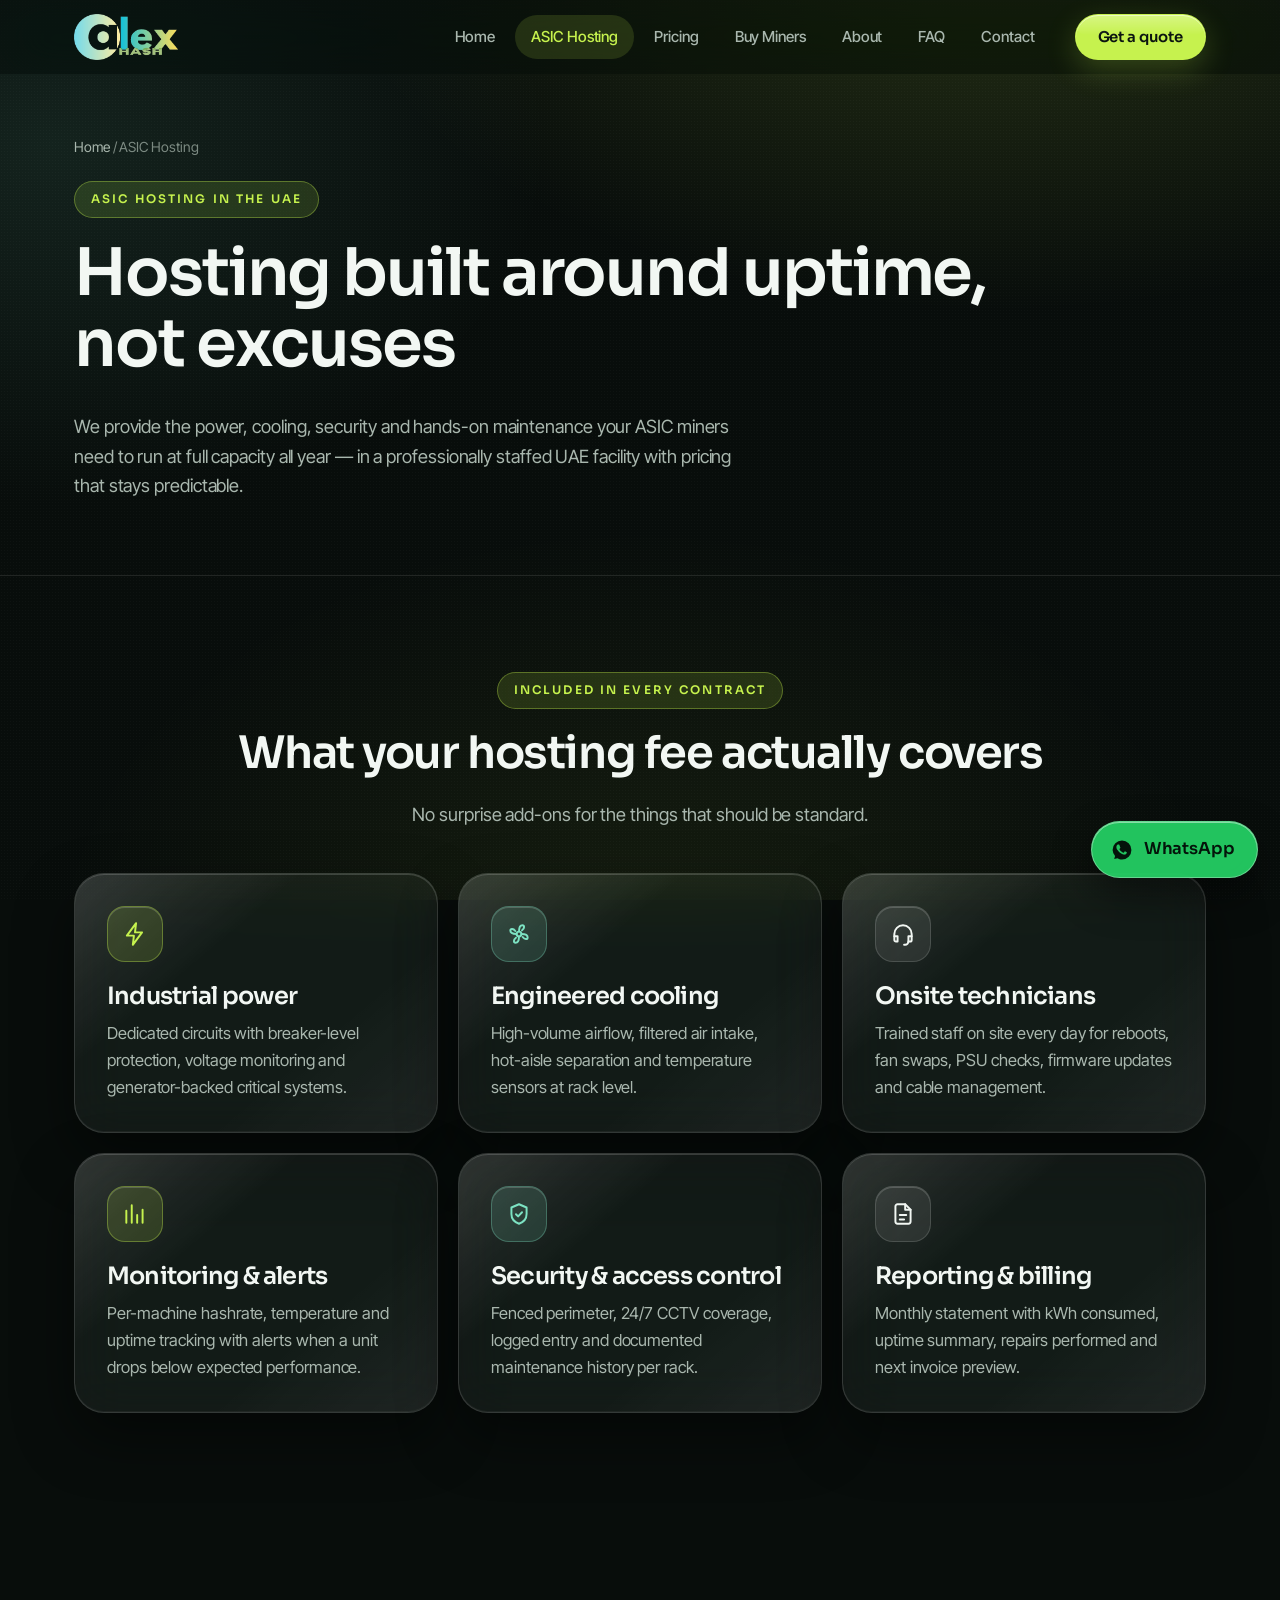
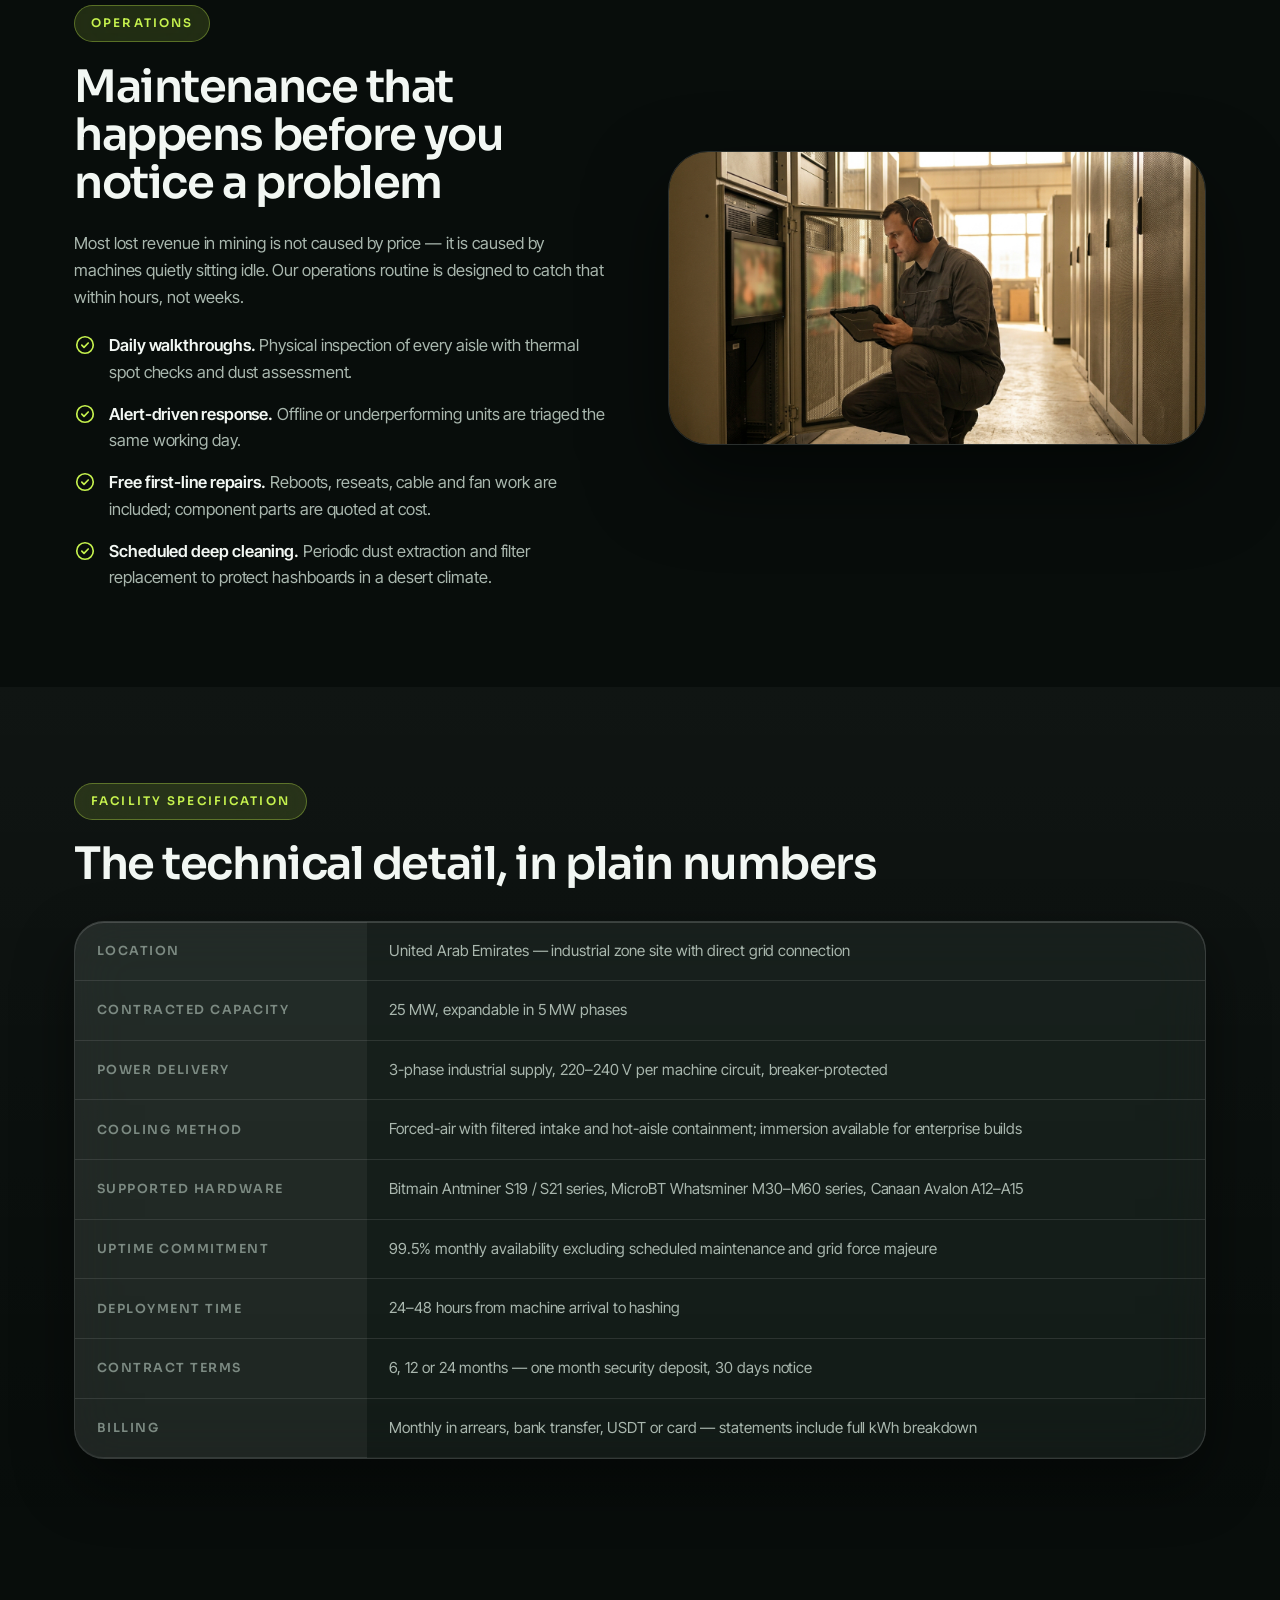
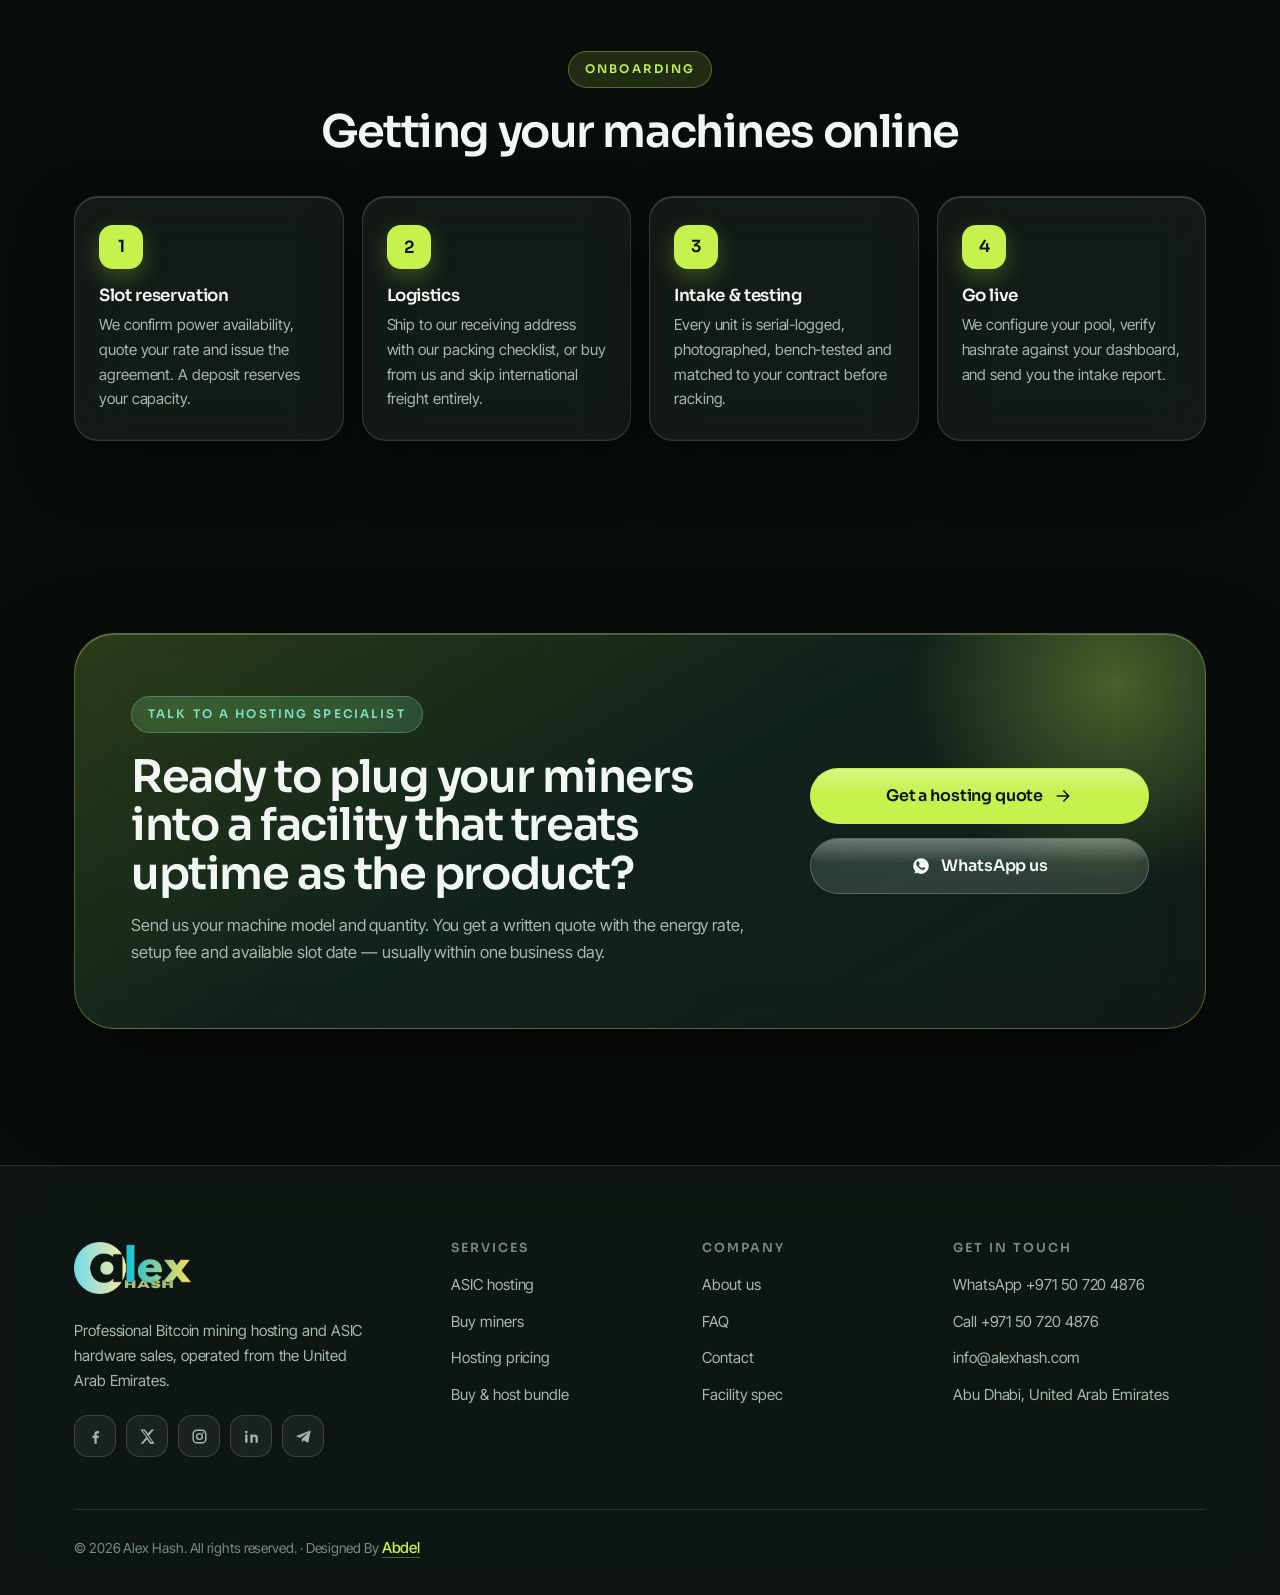
<file: hosting.html>
<!DOCTYPE html>
<html lang="en">
<head>
<meta charset="utf-8">
<meta name="viewport" content="width=device-width, initial-scale=1">
<title>ASIC Hosting in the UAE | Alex Hash</title>
<meta name="description" content="Industrial-grade ASIC hosting in the UAE: engineered cooling, onsite technicians, per-machine monitoring and transparent monthly billing.">
<link rel="preconnect" href="https://fonts.googleapis.com">
<link rel="preconnect" href="https://fonts.gstatic.com" crossorigin>
<link href="https://fonts.googleapis.com/css2?family=Sora:wght@400;500;600;700&family=Inter+Tight:wght@400;500;600&family=Instrument+Serif:ital@0;1&display=swap" rel="stylesheet">
<link rel="icon" href="assets/img/favicon.ico" sizes="any">
<link rel="icon" type="image/png" sizes="32x32" href="assets/img/favicon-32.png">
<link rel="icon" type="image/png" sizes="16x16" href="assets/img/favicon-16.png">
<link rel="icon" type="image/png" sizes="192x192" href="assets/img/favicon-192.png">
<link rel="apple-touch-icon" href="assets/img/apple-touch-icon.png">
<meta name="theme-color" content="#080d0b">
<link rel="stylesheet" href="assets/css/theme.css">
<!-- Google tag (gtag.js) -->
<script async src="https://www.googletagmanager.com/gtag/js?id=AW-18379115326"></script>
<script>
window.dataLayer = window.dataLayer || [];
function gtag(){dataLayer.push(arguments);}
gtag('js', new Date());

gtag('config', 'AW-18379115326');
/* Google Analytics 4 */
gtag('config', 'G-5Z74TRJH8R', { send_page_view: true });
window.AlexHashTracking = {
  ga4: 'G-5Z74TRJH8R',
  adsId: 'AW-18379115326',
  conversionLabel: '' /* paste the Google Ads conversion label here */
};
</script>
<!-- Microsoft Clarity -->
<script type="text/javascript">
(function(c,l,a,r,i,t,y){
  c[a]=c[a]||function(){(c[a].q=c[a].q||[]).push(arguments)};
  t=l.createElement(r);t.async=1;t.src="https://www.clarity.ms/tag/"+i;
  y=l.getElementsByTagName(r)[0];y.parentNode.insertBefore(t,y);
})(window, document, "clarity", "script", "y23cgcwwbq");
</script>
</head>
<body data-ah-page="ASIC Hosting in the UAE | Alex Hash">
<a class="ah-skip" href="#ah-main">Skip to content</a>
<header class="ah-header"><div class="ah-wrap">
<a class="ah-logo" href="index.html" aria-label="Alex Hash home">
<img class="ah-logo__img" src="assets/img/logo.png" alt="Alex Hash" width="104" height="46" style="height:46px;width:auto;max-width:150px" decoding="async"></a>
<nav class="ah-nav" aria-label="Primary"><ul><li><a href="index.html">Home</a></li><li class="is-active"><a href="hosting.html">ASIC Hosting</a></li><li><a href="pricing.html">Pricing</a></li><li><a href="machines.html">Buy Miners</a></li><li><a href="about.html">About</a></li><li><a href="faq.html">FAQ</a></li><li><a href="contact.html">Contact</a></li></ul></nav>
<div class="ah-header__cta">
<a class="ah-btn ah-btn--primary ah-btn--sm" href="contact.html">Get a quote</a>
<button class="ah-burger" type="button" aria-label="Open menu" aria-expanded="false" aria-controls="ah-drawer"><svg viewBox="0 0 24 24" fill="none" stroke="currentColor" stroke-width="1.8" stroke-linecap="round" stroke-linejoin="round" aria-hidden="true"><path d="M4 7h16M4 12h16M4 17h16"/></svg></button>
</div></div></header>
<div class="ah-drawer" id="ah-drawer" role="dialog" aria-modal="true" aria-label="Menu"><div class="ah-drawer__panel">
<div class="ah-drawer__head"><span class="ah-logo__name">Menu</span>
<button class="ah-burger" style="display:inline-flex" type="button" data-ah-close aria-label="Close menu"><svg viewBox="0 0 24 24" fill="none" stroke="currentColor" stroke-width="1.8" stroke-linecap="round" stroke-linejoin="round" aria-hidden="true"><path d="M6 6l12 12M18 6 6 18"/></svg></button></div>
<ul><li><a href="index.html">Home</a></li><li class="is-active"><a href="hosting.html">ASIC Hosting</a></li><li><a href="pricing.html">Pricing</a></li><li><a href="machines.html">Buy Miners</a></li><li><a href="about.html">About</a></li><li><a href="faq.html">FAQ</a></li><li><a href="contact.html">Contact</a></li></ul>
<a class="ah-btn ah-btn--primary ah-btn--block" href="contact.html">Get a quote</a>
<a class="ah-btn ah-btn--tonal ah-btn--block" style="margin-top:10px" href="https://wa.me/971507204876?text=Hello%20Alex%20Hash%2C%20I%20would%20like%20a%20hosting%20quote" target="_blank" rel="noopener"><svg viewBox="0 0 24 24" fill="currentColor" aria-hidden="true"><path d="M17.5 14.4c-.3-.2-1.8-.9-2.1-1-.3-.1-.5-.2-.7.1-.2.3-.8 1-.9 1.1-.2.2-.4.2-.6.1-.3-.1-1.2-.5-2.2-1.4-.8-.7-1.3-1.6-1.5-1.9-.1-.3 0-.4.1-.6l.5-.6c.1-.2.2-.3.3-.5 0-.2 0-.3-.1-.5-.1-.2-.7-1.7-.9-2.3-.2-.5-.4-.5-.6-.5h-.6c-.2 0-.5.1-.8.4-.3.3-1 1-1 2.4 0 1.4 1 2.7 1.2 2.9.1.2 1.6 2.7 4 3.7 2.3 1 2.7.9 3.2.8.5 0 1.6-.6 1.8-1.3.2-.6.2-1.2.2-1.3-.1-.1-.2-.2-.3-.3zM12 21.5c-1.6 0-3.2-.4-4.6-1.3l-3.2.9.9-3.1A9.4 9.4 0 0 1 2.6 12 9.4 9.4 0 0 1 12 2.6 9.4 9.4 0 0 1 21.4 12 9.4 9.4 0 0 1 12 21.5z"/></svg> WhatsApp</a>
</div></div>
<main id="ah-main">
<section class="ah-page-hero"><div class="ah-wrap"><nav class="ah-crumbs" aria-label="Breadcrumb"><a href="index.html">Home</a> / ASIC Hosting</nav><span class="ah-eyebrow">ASIC hosting in the UAE</span><h1>Hosting built around uptime, not excuses</h1><p class="lead">We provide the power, cooling, security and hands-on maintenance your ASIC miners need to run at full capacity all year — in a professionally staffed UAE facility with pricing that stays predictable.</p></div></section>
<section class="ah-section "><div class="ah-wrap"><div class="ah-center" style="margin-bottom:44px"><span class="ah-eyebrow">Included in every contract</span>
<h2>What your hosting fee actually covers</h2><p class="lead">No surprise add-ons for the things that should be standard.</p></div>
<div class="ah-grid ah-grid--3"><article class="ah-card ah-card--hover ah-reveal"><div class="ah-icon "><svg viewBox="0 0 24 24" fill="none" stroke="currentColor" stroke-width="1.8" stroke-linecap="round" stroke-linejoin="round" aria-hidden="true"><path d="M13 2 4.5 13.5H11l-1 8.5 8.5-11.5H12z"/></svg></div><h3>Industrial power</h3><p>Dedicated circuits with breaker-level protection, voltage monitoring and generator-backed critical systems.</p></article><article class="ah-card ah-card--hover ah-reveal"><div class="ah-icon ah-icon--sand"><svg viewBox="0 0 24 24" fill="none" stroke="currentColor" stroke-width="1.8" stroke-linecap="round" stroke-linejoin="round" aria-hidden="true"><circle cx="12" cy="12" r="2.2"/><path d="M12 9.8c0-3 .8-5.8 3.2-5.8 1.7 0 2.4 2.6-.4 4.6"/><path d="M14.2 12c3 0 5.8.8 5.8 3.2 0 1.7-2.6 2.4-4.6-.4"/><path d="M9.8 12c-3 0-5.8-.8-5.8-3.2C4 7.1 6.6 6.4 8.6 9.2"/><path d="M12 14.2c0 3-.8 5.8-3.2 5.8-1.7 0-2.4-2.6.4-4.6"/></svg></div><h3>Engineered cooling</h3><p>High-volume airflow, filtered air intake, hot-aisle separation and temperature sensors at rack level.</p></article><article class="ah-card ah-card--hover ah-reveal"><div class="ah-icon ah-icon--ink"><svg viewBox="0 0 24 24" fill="none" stroke="currentColor" stroke-width="1.8" stroke-linecap="round" stroke-linejoin="round" aria-hidden="true"><path d="M4 14v-2a8 8 0 0 1 16 0v2"/><path d="M4 14h3v5H5.5A1.5 1.5 0 0 1 4 17.5z"/><path d="M20 14h-3v5h1.5A1.5 1.5 0 0 0 20 17.5z"/><path d="M17 19a3 3 0 0 1-3 3h-1"/></svg></div><h3>Onsite technicians</h3><p>Trained staff on site every day for reboots, fan swaps, PSU checks, firmware updates and cable management.</p></article><article class="ah-card ah-card--hover ah-reveal"><div class="ah-icon "><svg viewBox="0 0 24 24" fill="none" stroke="currentColor" stroke-width="1.8" stroke-linecap="round" stroke-linejoin="round" aria-hidden="true"><path d="M4 20V9m5 11V4m5 16v-7m5 7V8"/></svg></div><h3>Monitoring &amp; alerts</h3><p>Per-machine hashrate, temperature and uptime tracking with alerts when a unit drops below expected performance.</p></article><article class="ah-card ah-card--hover ah-reveal"><div class="ah-icon ah-icon--sand"><svg viewBox="0 0 24 24" fill="none" stroke="currentColor" stroke-width="1.8" stroke-linecap="round" stroke-linejoin="round" aria-hidden="true"><path d="M12 3l7 3v6c0 4.5-3 7.6-7 9-4-1.4-7-4.5-7-9V6z"/><path d="M9.2 12.2l2 2 3.6-3.8"/></svg></div><h3>Security &amp; access control</h3><p>Fenced perimeter, 24/7 CCTV coverage, logged entry and documented maintenance history per rack.</p></article><article class="ah-card ah-card--hover ah-reveal"><div class="ah-icon ah-icon--ink"><svg viewBox="0 0 24 24" fill="none" stroke="currentColor" stroke-width="1.8" stroke-linecap="round" stroke-linejoin="round" aria-hidden="true"><path d="M14 3H7a2 2 0 0 0-2 2v14a2 2 0 0 0 2 2h10a2 2 0 0 0 2-2V8z"/><path d="M14 3v5h5M9 13h6M9 17h4"/></svg></div><h3>Reporting &amp; billing</h3><p>Monthly statement with kWh consumed, uptime summary, repairs performed and next invoice preview.</p></article></div></div></section>
<section class="ah-section "><div class="ah-wrap"><div class="ah-split ah-split--flip">
<div class="ah-split__media ah-reveal"><img src="assets/img/technician.jpg" alt="Alex Hash technician inspecting hosted mining hardware" loading="lazy"></div>
<div><span class="ah-eyebrow">Operations</span><h2>Maintenance that happens before you notice a problem</h2>
<p>Most lost revenue in mining is not caused by price — it is caused by machines quietly sitting idle. Our operations routine is designed to catch that within hours, not weeks.</p>
<ul class="ah-list" style="margin-top:22px"><li><svg viewBox="0 0 24 24" fill="none" stroke="currentColor" stroke-width="1.8" stroke-linecap="round" stroke-linejoin="round" aria-hidden="true"><circle cx="12" cy="12" r="9"/><path d="M8.5 12.2l2.4 2.4 4.6-4.8"/></svg><span><b>Daily walkthroughs.</b> Physical inspection of every aisle with thermal spot checks and dust assessment.</span></li><li><svg viewBox="0 0 24 24" fill="none" stroke="currentColor" stroke-width="1.8" stroke-linecap="round" stroke-linejoin="round" aria-hidden="true"><circle cx="12" cy="12" r="9"/><path d="M8.5 12.2l2.4 2.4 4.6-4.8"/></svg><span><b>Alert-driven response.</b> Offline or underperforming units are triaged the same working day.</span></li><li><svg viewBox="0 0 24 24" fill="none" stroke="currentColor" stroke-width="1.8" stroke-linecap="round" stroke-linejoin="round" aria-hidden="true"><circle cx="12" cy="12" r="9"/><path d="M8.5 12.2l2.4 2.4 4.6-4.8"/></svg><span><b>Free first-line repairs.</b> Reboots, reseats, cable and fan work are included; component parts are quoted at cost.</span></li><li><svg viewBox="0 0 24 24" fill="none" stroke="currentColor" stroke-width="1.8" stroke-linecap="round" stroke-linejoin="round" aria-hidden="true"><circle cx="12" cy="12" r="9"/><path d="M8.5 12.2l2.4 2.4 4.6-4.8"/></svg><span><b>Scheduled deep cleaning.</b> Periodic dust extraction and filter replacement to protect hashboards in a desert climate.</span></li></ul></div></div></div></section>
<section class="ah-section ah-section--tint"><div class="ah-wrap"><div style="margin-bottom:32px"><span class="ah-eyebrow">Facility specification</span>
<h2>The technical detail, in plain numbers</h2></div>
<div class="ah-table-wrap ah-reveal"><table class="ah-table">
<tbody>
<tr><th>Location</th><td>United Arab Emirates — industrial zone site with direct grid connection</td></tr>
<tr><th>Contracted capacity</th><td>25 MW, expandable in 5 MW phases</td></tr>
<tr><th>Power delivery</th><td>3-phase industrial supply, 220–240 V per machine circuit, breaker-protected</td></tr>
<tr><th>Cooling method</th><td>Forced-air with filtered intake and hot-aisle containment; immersion available for enterprise builds</td></tr>
<tr><th>Supported hardware</th><td>Bitmain Antminer S19 / S21 series, MicroBT Whatsminer M30–M60 series, Canaan Avalon A12–A15</td></tr>
<tr><th>Uptime commitment</th><td>99.5% monthly availability excluding scheduled maintenance and grid force majeure</td></tr>
<tr><th>Deployment time</th><td>24–48 hours from machine arrival to hashing</td></tr>
<tr><th>Contract terms</th><td>6, 12 or 24 months — one month security deposit, 30 days notice</td></tr>
<tr><th>Billing</th><td>Monthly in arrears, bank transfer, USDT or card — statements include full kWh breakdown</td></tr>
</tbody></table></div></div></section>
<section class="ah-section "><div class="ah-wrap"><div class="ah-center" style="margin-bottom:40px"><span class="ah-eyebrow">Onboarding</span>
<h2>Getting your machines online</h2></div><div class="ah-steps"><article class="ah-step ah-reveal"><div class="ah-step__num">1</div><h4>Slot reservation</h4><p>We confirm power availability, quote your rate and issue the agreement. A deposit reserves your capacity.</p></article><article class="ah-step ah-reveal"><div class="ah-step__num">2</div><h4>Logistics</h4><p>Ship to our receiving address with our packing checklist, or buy from us and skip international freight entirely.</p></article><article class="ah-step ah-reveal"><div class="ah-step__num">3</div><h4>Intake &amp; testing</h4><p>Every unit is serial-logged, photographed, bench-tested and matched to your contract before racking.</p></article><article class="ah-step ah-reveal"><div class="ah-step__num">4</div><h4>Go live</h4><p>We configure your pool, verify hashrate against your dashboard, and send you the intake report.</p></article></div></div></section>
<section class="ah-section "><div class="ah-wrap"><div class="ah-cta ah-reveal"><div class="ah-cta__ring"></div><div class="ah-cta__inner">
<div><span class="ah-eyebrow ah-eyebrow--sand">Talk to a hosting specialist</span>
<h2>Ready to plug your miners into a facility that treats uptime as the product?</h2>
<p>Send us your machine model and quantity. You get a written quote with the energy rate, setup fee and available slot date — usually within one business day.</p></div>
<div class="ah-actions" style="flex-direction:column;align-items:stretch">
<a class="ah-btn ah-btn--light" href="contact.html">Get a hosting quote <svg viewBox="0 0 24 24" fill="none" stroke="currentColor" stroke-width="1.8" stroke-linecap="round" stroke-linejoin="round" aria-hidden="true"><path d="M5 12h13m-5-6 6 6-6 6"/></svg></a>
<a class="ah-btn ah-btn--ghost-inverse" href="https://wa.me/971507204876?text=Hello%20Alex%20Hash%2C%20I%20would%20like%20a%20hosting%20quote" target="_blank" rel="noopener"><svg viewBox="0 0 24 24" fill="currentColor" aria-hidden="true"><path d="M17.5 14.4c-.3-.2-1.8-.9-2.1-1-.3-.1-.5-.2-.7.1-.2.3-.8 1-.9 1.1-.2.2-.4.2-.6.1-.3-.1-1.2-.5-2.2-1.4-.8-.7-1.3-1.6-1.5-1.9-.1-.3 0-.4.1-.6l.5-.6c.1-.2.2-.3.3-.5 0-.2 0-.3-.1-.5-.1-.2-.7-1.7-.9-2.3-.2-.5-.4-.5-.6-.5h-.6c-.2 0-.5.1-.8.4-.3.3-1 1-1 2.4 0 1.4 1 2.7 1.2 2.9.1.2 1.6 2.7 4 3.7 2.3 1 2.7.9 3.2.8.5 0 1.6-.6 1.8-1.3.2-.6.2-1.2.2-1.3-.1-.1-.2-.2-.3-.3zM12 21.5c-1.6 0-3.2-.4-4.6-1.3l-3.2.9.9-3.1A9.4 9.4 0 0 1 2.6 12 9.4 9.4 0 0 1 12 2.6 9.4 9.4 0 0 1 21.4 12 9.4 9.4 0 0 1 12 21.5z"/></svg> WhatsApp us</a>
</div></div></div></div></section>
</main>
<footer class="ah-footer"><div class="ah-wrap">
<div class="ah-footer__grid">
<div><a class="ah-logo ah-logo--footer" href="index.html"><img class="ah-logo__img" src="assets/img/logo.png" alt="Alex Hash" width="117" height="52" style="height:52px;width:auto;max-width:170px" decoding="async" loading="lazy"></a>
<p style="margin-top:18px;max-width:34ch">Professional Bitcoin mining hosting and ASIC hardware sales, operated from the United Arab Emirates.</p>
<div class="ah-social"><a href="#" aria-label="Facebook"><svg viewBox="0 0 24 24" fill="currentColor" aria-hidden="true"><path d="M13.5 21v-7h2.4l.4-2.9h-2.8V9.3c0-.8.2-1.4 1.5-1.4h1.5V5.3c-.3 0-1.2-.1-2.2-.1-2.2 0-3.7 1.3-3.7 3.8v2.1H8.2V14h2.4v7z"/></svg></a><a href="#" aria-label="X"><svg viewBox="0 0 24 24" fill="currentColor" aria-hidden="true"><path d="M17.3 3h3.1l-6.8 7.8L21 21h-5.6l-4.1-5.4L6.4 21H3.3l7.2-8.2L3 3h5.7l3.8 5.1zm-1.1 16h1.7L7.7 4.7H5.9z"/></svg></a><a href="#" aria-label="Instagram"><svg viewBox="0 0 24 24" fill="none" stroke="currentColor" stroke-width="1.8" aria-hidden="true"><rect x="4" y="4" width="16" height="16" rx="5"/><circle cx="12" cy="12" r="3.6"/><circle cx="16.6" cy="7.4" r="1" fill="currentColor" stroke="none"/></svg></a><a href="#" aria-label="Linkedin"><svg viewBox="0 0 24 24" fill="currentColor" aria-hidden="true"><path d="M6.9 20H4V9.4h2.9zM5.4 8.1a1.7 1.7 0 1 1 0-3.4 1.7 1.7 0 0 1 0 3.4zM20 20h-2.9v-5.6c0-1.4-.5-2.3-1.7-2.3-1 0-1.5.7-1.8 1.3-.1.2-.1.5-.1.9V20H10.6s0-9.2 0-10.6h2.9v1.5c.4-.6 1.1-1.5 2.8-1.5 2 0 3.7 1.4 3.7 4.3z"/></svg></a><a href="#" aria-label="Telegram"><svg viewBox="0 0 24 24" fill="currentColor" aria-hidden="true"><path d="M21 4.5 18.2 19c-.2.9-.8 1.1-1.5.7l-4.2-3.1-2 2c-.2.2-.4.4-.8.4l.3-4.3 7.8-7c.3-.3-.1-.5-.5-.2l-9.6 6-4.1-1.3c-.9-.3-.9-.9.2-1.3l16-6.2c.7-.3 1.4.2 1.2 1z"/></svg></a></div></div>
<div><h4>Services</h4><ul>
<li><a href="hosting.html">ASIC hosting</a></li>
<li><a href="machines.html">Buy miners</a></li>
<li><a href="pricing.html">Hosting pricing</a></li>
<li><a href="contact.html">Buy &amp; host bundle</a></li></ul></div>
<div><h4>Company</h4><ul>
<li><a href="about.html">About us</a></li>
<li><a href="faq.html">FAQ</a></li>
<li><a href="contact.html">Contact</a></li>
<li><a href="hosting.html">Facility spec</a></li></ul></div>
<div><h4>Get in touch</h4><ul>
<li><a href="https://wa.me/971507204876?text=Hello%20Alex%20Hash%2C%20I%20would%20like%20a%20hosting%20quote" target="_blank" rel="noopener">WhatsApp +971 50 720 4876</a></li>
<li><a href="tel:+971507204876">Call +971 50 720 4876</a></li>
<li><a href="mailto:info@alexhash.com">info@alexhash.com</a></li>
<li>Abu Dhabi, United Arab Emirates</li></ul></div>
</div>
<div class="ah-footer__bottom"><span>© 2026 Alex Hash. All rights reserved. · Designed By <a class="ah-credit" href="https://wa.me/201061043187" target="_blank" rel="noopener" title="WhatsApp +20 106 104 3187">Abdel</a></span></div>
</div></footer>
<a class="ah-fab" href="https://wa.me/971507204876?text=Hello%20Alex%20Hash%2C%20I%20would%20like%20a%20hosting%20quote" target="_blank" rel="noopener"><svg viewBox="0 0 24 24" fill="currentColor" aria-hidden="true"><path d="M17.5 14.4c-.3-.2-1.8-.9-2.1-1-.3-.1-.5-.2-.7.1-.2.3-.8 1-.9 1.1-.2.2-.4.2-.6.1-.3-.1-1.2-.5-2.2-1.4-.8-.7-1.3-1.6-1.5-1.9-.1-.3 0-.4.1-.6l.5-.6c.1-.2.2-.3.3-.5 0-.2 0-.3-.1-.5-.1-.2-.7-1.7-.9-2.3-.2-.5-.4-.5-.6-.5h-.6c-.2 0-.5.1-.8.4-.3.3-1 1-1 2.4 0 1.4 1 2.7 1.2 2.9.1.2 1.6 2.7 4 3.7 2.3 1 2.7.9 3.2.8.5 0 1.6-.6 1.8-1.3.2-.6.2-1.2.2-1.3-.1-.1-.2-.2-.3-.3zM12 21.5c-1.6 0-3.2-.4-4.6-1.3l-3.2.9.9-3.1A9.4 9.4 0 0 1 2.6 12 9.4 9.4 0 0 1 12 2.6 9.4 9.4 0 0 1 21.4 12 9.4 9.4 0 0 1 12 21.5z"/></svg> <span>WhatsApp</span></a>
<script src="assets/js/theme.js"></script>
<script src="assets/js/track.js"></script>
</body>
</html>
</file>
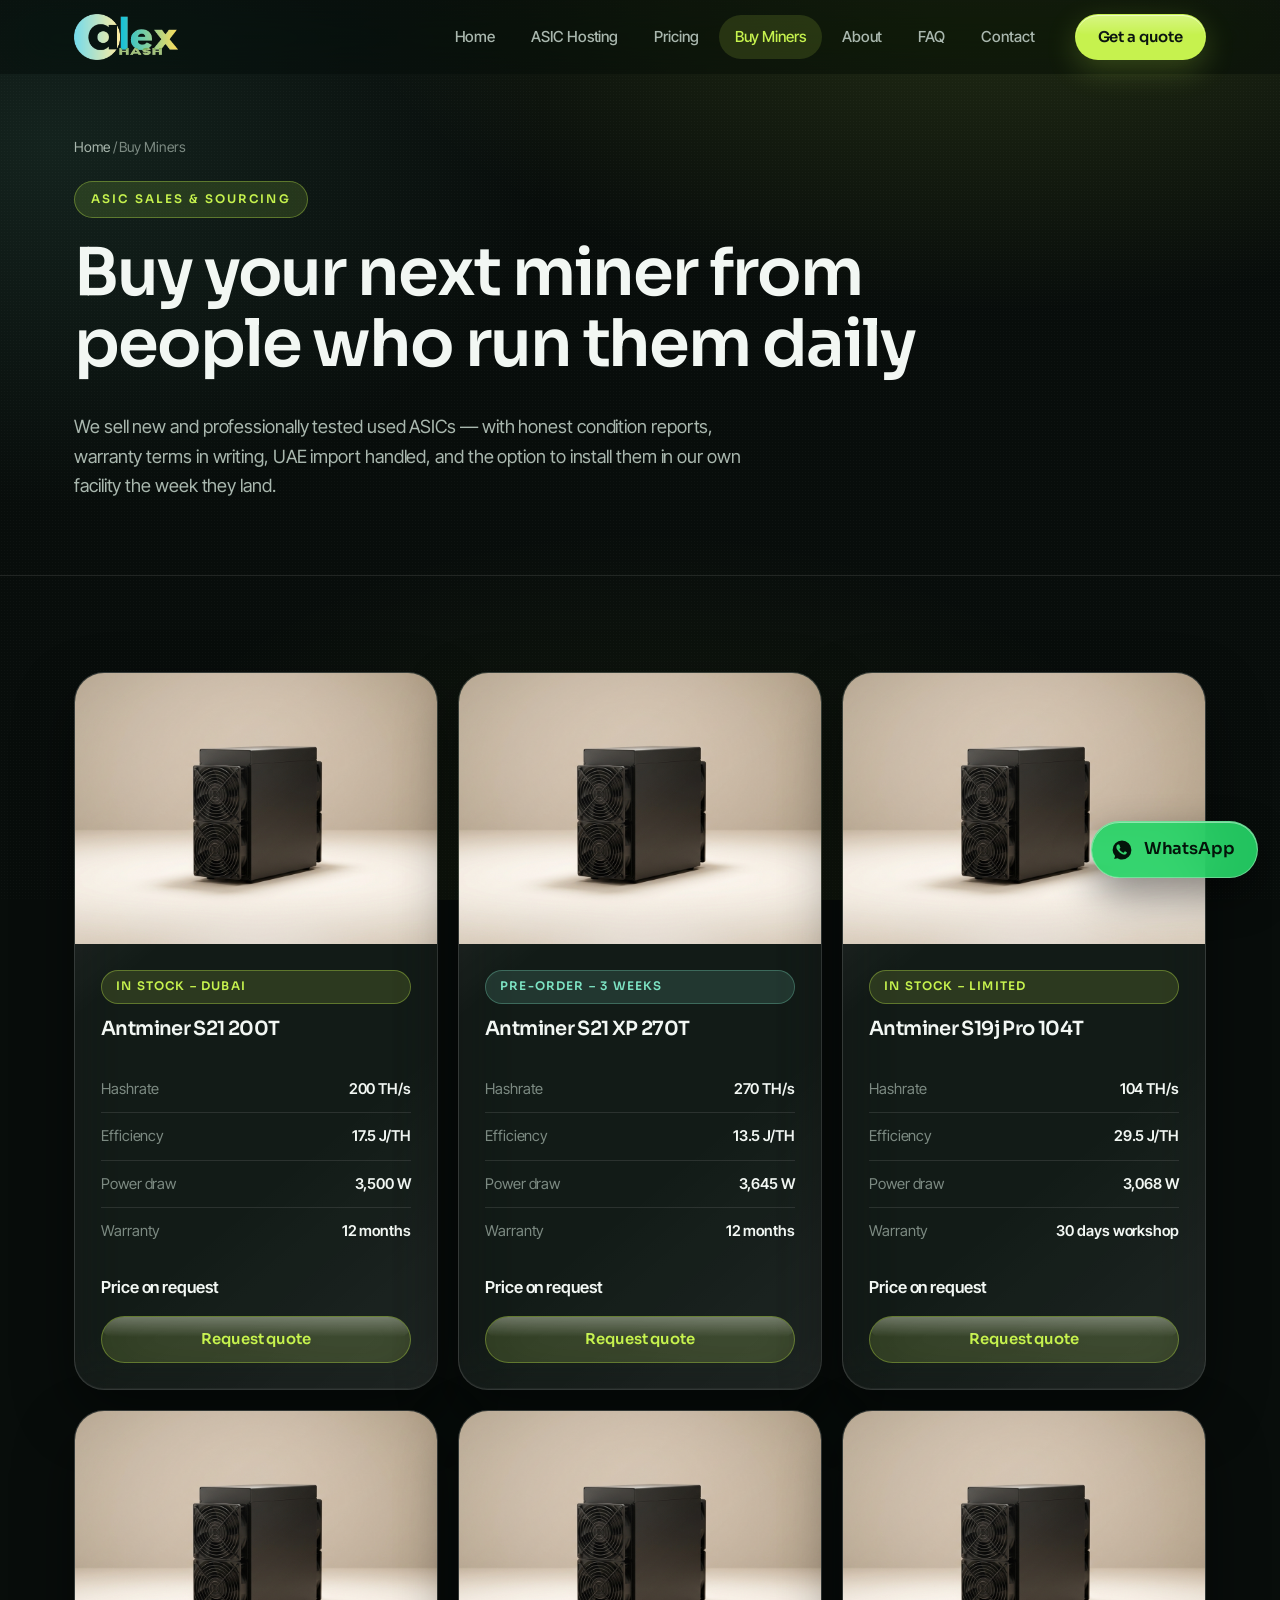
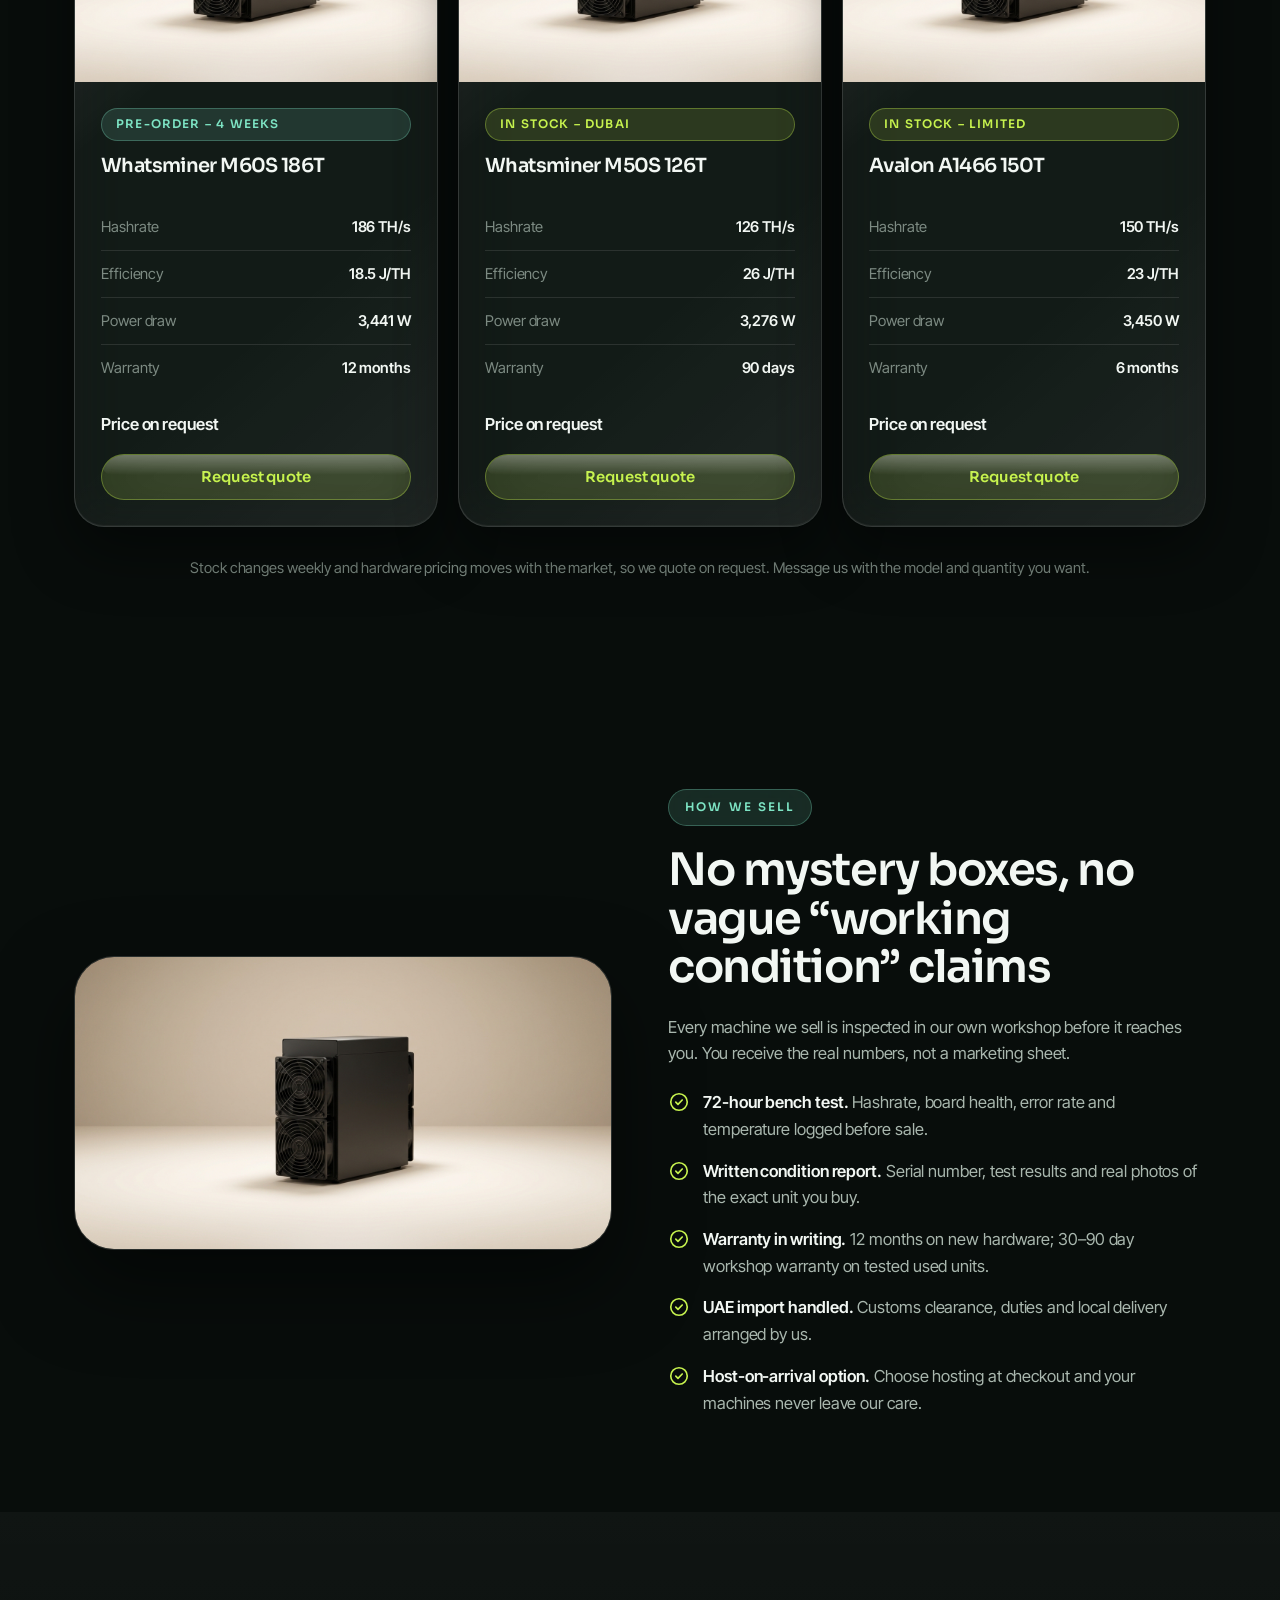
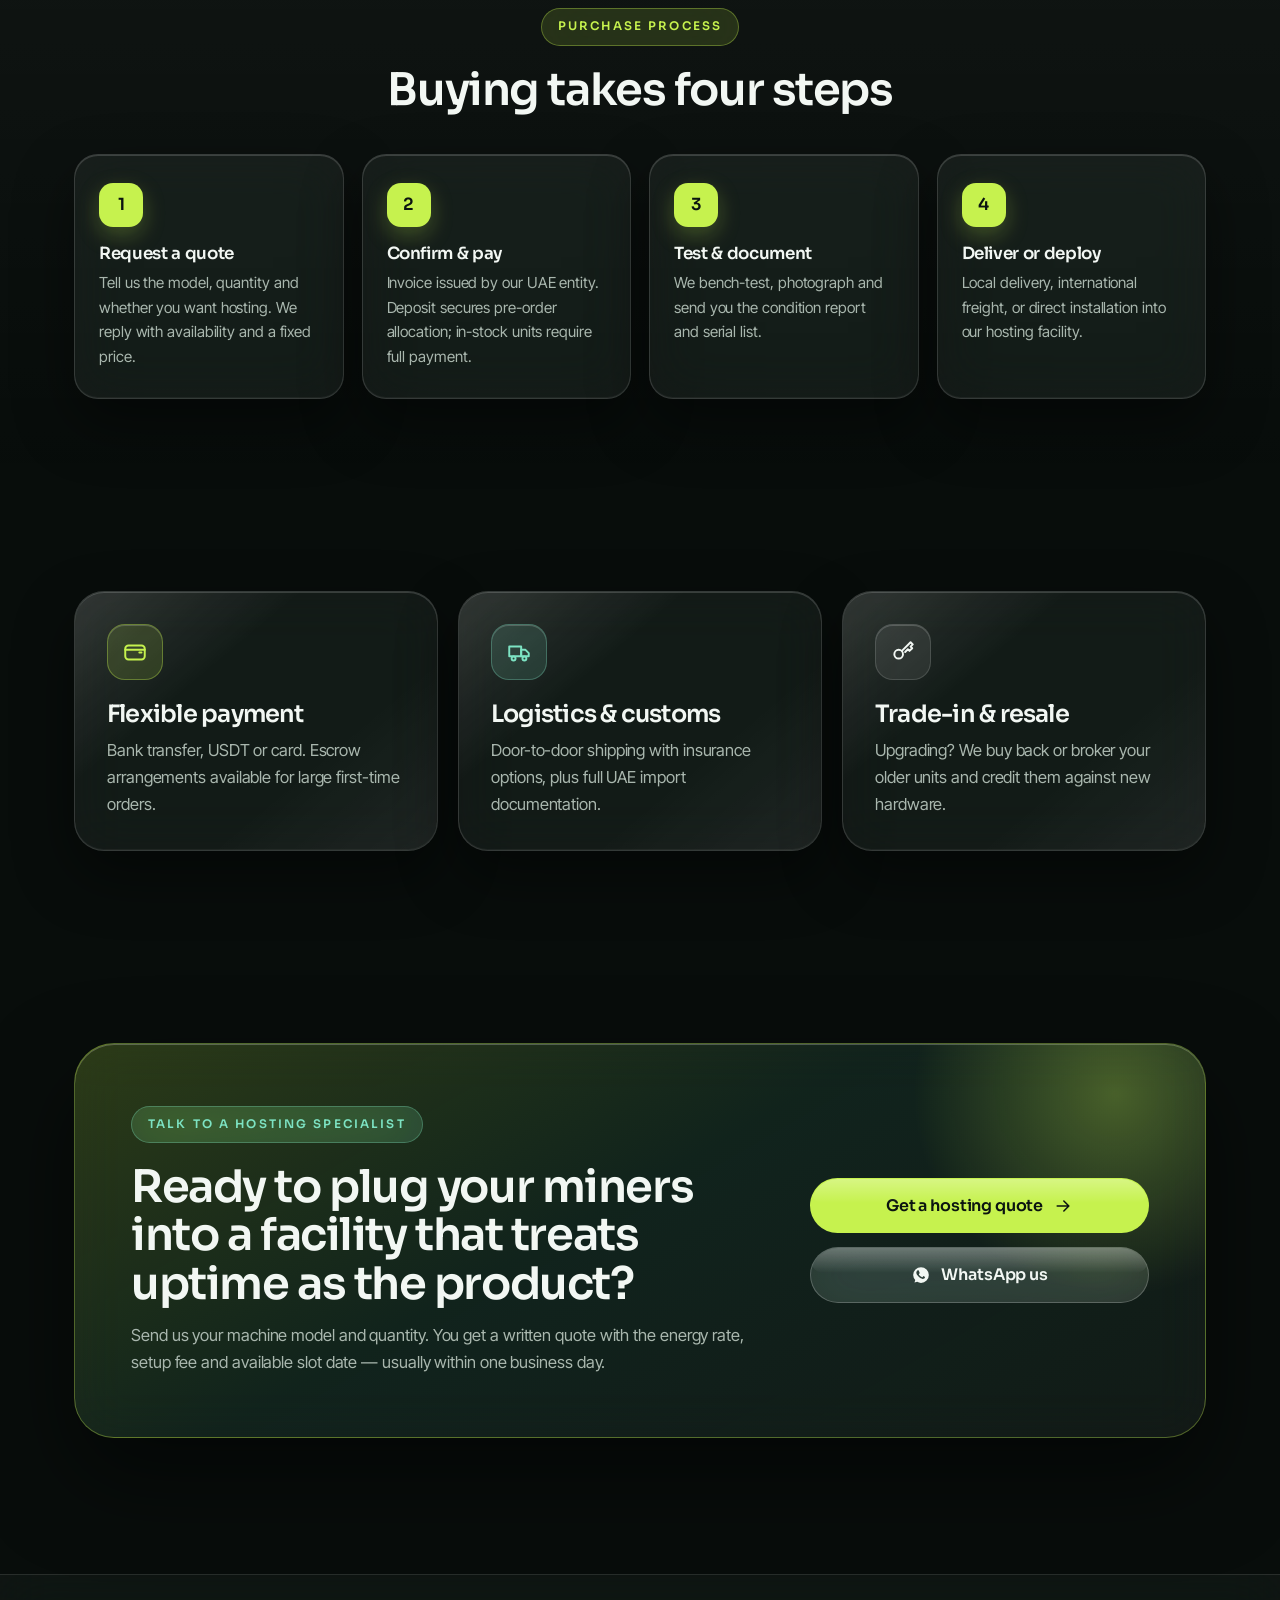
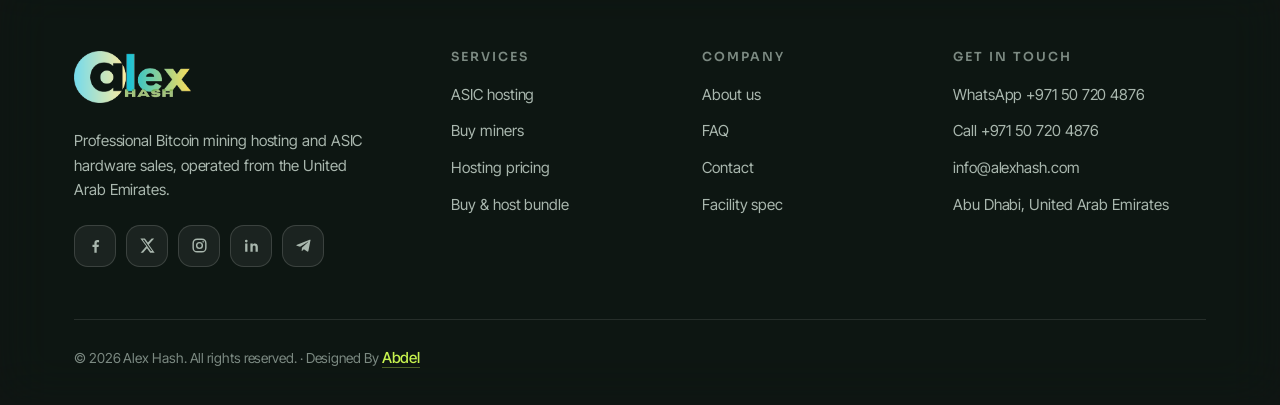
<file: machines.html>
<!DOCTYPE html>
<html lang="en">
<head>
<meta charset="utf-8">
<meta name="viewport" content="width=device-width, initial-scale=1">
<title>Buy ASIC Miners in the UAE | Alex Hash</title>
<meta name="description" content="New and professionally tested Antminer, Whatsminer and Avalon ASICs for sale in the UAE, with warranty, customs handling and optional hosting.">
<link rel="preconnect" href="https://fonts.googleapis.com">
<link rel="preconnect" href="https://fonts.gstatic.com" crossorigin>
<link href="https://fonts.googleapis.com/css2?family=Sora:wght@400;500;600;700&family=Inter+Tight:wght@400;500;600&family=Instrument+Serif:ital@0;1&display=swap" rel="stylesheet">
<link rel="icon" href="assets/img/favicon.ico" sizes="any">
<link rel="icon" type="image/png" sizes="32x32" href="assets/img/favicon-32.png">
<link rel="icon" type="image/png" sizes="16x16" href="assets/img/favicon-16.png">
<link rel="icon" type="image/png" sizes="192x192" href="assets/img/favicon-192.png">
<link rel="apple-touch-icon" href="assets/img/apple-touch-icon.png">
<meta name="theme-color" content="#080d0b">
<link rel="stylesheet" href="assets/css/theme.css">
<!-- Google tag (gtag.js) -->
<script async src="https://www.googletagmanager.com/gtag/js?id=AW-18379115326"></script>
<script>
window.dataLayer = window.dataLayer || [];
function gtag(){dataLayer.push(arguments);}
gtag('js', new Date());

gtag('config', 'AW-18379115326');
/* Google Analytics 4 */
gtag('config', 'G-5Z74TRJH8R', { send_page_view: true });
window.AlexHashTracking = {
  ga4: 'G-5Z74TRJH8R',
  adsId: 'AW-18379115326',
  conversionLabel: '' /* paste the Google Ads conversion label here */
};
</script>
<!-- Microsoft Clarity -->
<script type="text/javascript">
(function(c,l,a,r,i,t,y){
  c[a]=c[a]||function(){(c[a].q=c[a].q||[]).push(arguments)};
  t=l.createElement(r);t.async=1;t.src="https://www.clarity.ms/tag/"+i;
  y=l.getElementsByTagName(r)[0];y.parentNode.insertBefore(t,y);
})(window, document, "clarity", "script", "y23cgcwwbq");
</script>
</head>
<body data-ah-page="Buy ASIC Miners in the UAE | Alex Hash">
<a class="ah-skip" href="#ah-main">Skip to content</a>
<header class="ah-header"><div class="ah-wrap">
<a class="ah-logo" href="index.html" aria-label="Alex Hash home">
<img class="ah-logo__img" src="assets/img/logo.png" alt="Alex Hash" width="104" height="46" style="height:46px;width:auto;max-width:150px" decoding="async"></a>
<nav class="ah-nav" aria-label="Primary"><ul><li><a href="index.html">Home</a></li><li><a href="hosting.html">ASIC Hosting</a></li><li><a href="pricing.html">Pricing</a></li><li class="is-active"><a href="machines.html">Buy Miners</a></li><li><a href="about.html">About</a></li><li><a href="faq.html">FAQ</a></li><li><a href="contact.html">Contact</a></li></ul></nav>
<div class="ah-header__cta">
<a class="ah-btn ah-btn--primary ah-btn--sm" href="contact.html">Get a quote</a>
<button class="ah-burger" type="button" aria-label="Open menu" aria-expanded="false" aria-controls="ah-drawer"><svg viewBox="0 0 24 24" fill="none" stroke="currentColor" stroke-width="1.8" stroke-linecap="round" stroke-linejoin="round" aria-hidden="true"><path d="M4 7h16M4 12h16M4 17h16"/></svg></button>
</div></div></header>
<div class="ah-drawer" id="ah-drawer" role="dialog" aria-modal="true" aria-label="Menu"><div class="ah-drawer__panel">
<div class="ah-drawer__head"><span class="ah-logo__name">Menu</span>
<button class="ah-burger" style="display:inline-flex" type="button" data-ah-close aria-label="Close menu"><svg viewBox="0 0 24 24" fill="none" stroke="currentColor" stroke-width="1.8" stroke-linecap="round" stroke-linejoin="round" aria-hidden="true"><path d="M6 6l12 12M18 6 6 18"/></svg></button></div>
<ul><li><a href="index.html">Home</a></li><li><a href="hosting.html">ASIC Hosting</a></li><li><a href="pricing.html">Pricing</a></li><li class="is-active"><a href="machines.html">Buy Miners</a></li><li><a href="about.html">About</a></li><li><a href="faq.html">FAQ</a></li><li><a href="contact.html">Contact</a></li></ul>
<a class="ah-btn ah-btn--primary ah-btn--block" href="contact.html">Get a quote</a>
<a class="ah-btn ah-btn--tonal ah-btn--block" style="margin-top:10px" href="https://wa.me/971507204876?text=Hello%20Alex%20Hash%2C%20I%20would%20like%20a%20hosting%20quote" target="_blank" rel="noopener"><svg viewBox="0 0 24 24" fill="currentColor" aria-hidden="true"><path d="M17.5 14.4c-.3-.2-1.8-.9-2.1-1-.3-.1-.5-.2-.7.1-.2.3-.8 1-.9 1.1-.2.2-.4.2-.6.1-.3-.1-1.2-.5-2.2-1.4-.8-.7-1.3-1.6-1.5-1.9-.1-.3 0-.4.1-.6l.5-.6c.1-.2.2-.3.3-.5 0-.2 0-.3-.1-.5-.1-.2-.7-1.7-.9-2.3-.2-.5-.4-.5-.6-.5h-.6c-.2 0-.5.1-.8.4-.3.3-1 1-1 2.4 0 1.4 1 2.7 1.2 2.9.1.2 1.6 2.7 4 3.7 2.3 1 2.7.9 3.2.8.5 0 1.6-.6 1.8-1.3.2-.6.2-1.2.2-1.3-.1-.1-.2-.2-.3-.3zM12 21.5c-1.6 0-3.2-.4-4.6-1.3l-3.2.9.9-3.1A9.4 9.4 0 0 1 2.6 12 9.4 9.4 0 0 1 12 2.6 9.4 9.4 0 0 1 21.4 12 9.4 9.4 0 0 1 12 21.5z"/></svg> WhatsApp</a>
</div></div>
<main id="ah-main">
<section class="ah-page-hero"><div class="ah-wrap"><nav class="ah-crumbs" aria-label="Breadcrumb"><a href="index.html">Home</a> / Buy Miners</nav><span class="ah-eyebrow">ASIC sales &amp; sourcing</span><h1>Buy your next miner from people who run them daily</h1><p class="lead">We sell new and professionally tested used ASICs — with honest condition reports, warranty terms in writing, UAE import handled, and the option to install them in our own facility the week they land.</p></div></section>
<section class="ah-section "><div class="ah-wrap"><div class="ah-grid ah-grid--3"><article class="ah-machine ah-reveal"><div class="ah-machine__img"><img src="assets/img/miner-product.jpg" alt="Antminer S21 200T ASIC miner available from Alex Hash" loading="lazy"></div><div class="ah-machine__body"><span class="ah-chip ah-chip--stock">In stock – Dubai</span><h3 style="margin-top:14px">Antminer S21 200T</h3><ul class="ah-specs"><li><span>Hashrate</span><b>200 TH/s</b></li><li><span>Efficiency</span><b>17.5 J/TH</b></li><li><span>Power draw</span><b>3,500 W</b></li><li><span>Warranty</span><b>12 months</b></li></ul><p style="font-weight:600;color:var(--ah-ink)">Price on request</p><a class="ah-btn ah-btn--tonal ah-btn--block ah-btn--sm" href="contact.html">Request quote</a></div></article><article class="ah-machine ah-reveal"><div class="ah-machine__img"><img src="assets/img/miner-product.jpg" alt="Antminer S21 XP 270T ASIC miner available from Alex Hash" loading="lazy"></div><div class="ah-machine__body"><span class="ah-chip ah-chip--order">Pre-order – 3 weeks</span><h3 style="margin-top:14px">Antminer S21 XP 270T</h3><ul class="ah-specs"><li><span>Hashrate</span><b>270 TH/s</b></li><li><span>Efficiency</span><b>13.5 J/TH</b></li><li><span>Power draw</span><b>3,645 W</b></li><li><span>Warranty</span><b>12 months</b></li></ul><p style="font-weight:600;color:var(--ah-ink)">Price on request</p><a class="ah-btn ah-btn--tonal ah-btn--block ah-btn--sm" href="contact.html">Request quote</a></div></article><article class="ah-machine ah-reveal"><div class="ah-machine__img"><img src="assets/img/miner-product.jpg" alt="Antminer S19j Pro 104T ASIC miner available from Alex Hash" loading="lazy"></div><div class="ah-machine__body"><span class="ah-chip ah-chip--stock">In stock – limited</span><h3 style="margin-top:14px">Antminer S19j Pro 104T</h3><ul class="ah-specs"><li><span>Hashrate</span><b>104 TH/s</b></li><li><span>Efficiency</span><b>29.5 J/TH</b></li><li><span>Power draw</span><b>3,068 W</b></li><li><span>Warranty</span><b>30 days workshop</b></li></ul><p style="font-weight:600;color:var(--ah-ink)">Price on request</p><a class="ah-btn ah-btn--tonal ah-btn--block ah-btn--sm" href="contact.html">Request quote</a></div></article><article class="ah-machine ah-reveal"><div class="ah-machine__img"><img src="assets/img/miner-product.jpg" alt="Whatsminer M60S 186T ASIC miner available from Alex Hash" loading="lazy"></div><div class="ah-machine__body"><span class="ah-chip ah-chip--order">Pre-order – 4 weeks</span><h3 style="margin-top:14px">Whatsminer M60S 186T</h3><ul class="ah-specs"><li><span>Hashrate</span><b>186 TH/s</b></li><li><span>Efficiency</span><b>18.5 J/TH</b></li><li><span>Power draw</span><b>3,441 W</b></li><li><span>Warranty</span><b>12 months</b></li></ul><p style="font-weight:600;color:var(--ah-ink)">Price on request</p><a class="ah-btn ah-btn--tonal ah-btn--block ah-btn--sm" href="contact.html">Request quote</a></div></article><article class="ah-machine ah-reveal"><div class="ah-machine__img"><img src="assets/img/miner-product.jpg" alt="Whatsminer M50S 126T ASIC miner available from Alex Hash" loading="lazy"></div><div class="ah-machine__body"><span class="ah-chip ah-chip--stock">In stock – Dubai</span><h3 style="margin-top:14px">Whatsminer M50S 126T</h3><ul class="ah-specs"><li><span>Hashrate</span><b>126 TH/s</b></li><li><span>Efficiency</span><b>26 J/TH</b></li><li><span>Power draw</span><b>3,276 W</b></li><li><span>Warranty</span><b>90 days</b></li></ul><p style="font-weight:600;color:var(--ah-ink)">Price on request</p><a class="ah-btn ah-btn--tonal ah-btn--block ah-btn--sm" href="contact.html">Request quote</a></div></article><article class="ah-machine ah-reveal"><div class="ah-machine__img"><img src="assets/img/miner-product.jpg" alt="Avalon A1466 150T ASIC miner available from Alex Hash" loading="lazy"></div><div class="ah-machine__body"><span class="ah-chip ah-chip--stock">In stock – limited</span><h3 style="margin-top:14px">Avalon A1466 150T</h3><ul class="ah-specs"><li><span>Hashrate</span><b>150 TH/s</b></li><li><span>Efficiency</span><b>23 J/TH</b></li><li><span>Power draw</span><b>3,450 W</b></li><li><span>Warranty</span><b>6 months</b></li></ul><p style="font-weight:600;color:var(--ah-ink)">Price on request</p><a class="ah-btn ah-btn--tonal ah-btn--block ah-btn--sm" href="contact.html">Request quote</a></div></article></div>
<p class="ah-center" style="margin-top:30px;font-size:.92rem;color:var(--ah-ink-3)">Stock changes weekly and hardware pricing moves with the market, so we quote on request. Message us with the model and quantity you want.</p></div></section>
<section class="ah-section "><div class="ah-wrap"><div class="ah-split">
<div class="ah-split__media ah-reveal"><img src="assets/img/miner-product.jpg" alt="ASIC miner supplied by Alex Hash" loading="lazy"></div>
<div><span class="ah-eyebrow ah-eyebrow--sand">How we sell</span><h2>No mystery boxes, no vague “working condition” claims</h2>
<p>Every machine we sell is inspected in our own workshop before it reaches you. You receive the real numbers, not a marketing sheet.</p>
<ul class="ah-list" style="margin-top:22px"><li><svg viewBox="0 0 24 24" fill="none" stroke="currentColor" stroke-width="1.8" stroke-linecap="round" stroke-linejoin="round" aria-hidden="true"><circle cx="12" cy="12" r="9"/><path d="M8.5 12.2l2.4 2.4 4.6-4.8"/></svg><span><b>72-hour bench test.</b> Hashrate, board health, error rate and temperature logged before sale.</span></li><li><svg viewBox="0 0 24 24" fill="none" stroke="currentColor" stroke-width="1.8" stroke-linecap="round" stroke-linejoin="round" aria-hidden="true"><circle cx="12" cy="12" r="9"/><path d="M8.5 12.2l2.4 2.4 4.6-4.8"/></svg><span><b>Written condition report.</b> Serial number, test results and real photos of the exact unit you buy.</span></li><li><svg viewBox="0 0 24 24" fill="none" stroke="currentColor" stroke-width="1.8" stroke-linecap="round" stroke-linejoin="round" aria-hidden="true"><circle cx="12" cy="12" r="9"/><path d="M8.5 12.2l2.4 2.4 4.6-4.8"/></svg><span><b>Warranty in writing.</b> 12 months on new hardware; 30–90 day workshop warranty on tested used units.</span></li><li><svg viewBox="0 0 24 24" fill="none" stroke="currentColor" stroke-width="1.8" stroke-linecap="round" stroke-linejoin="round" aria-hidden="true"><circle cx="12" cy="12" r="9"/><path d="M8.5 12.2l2.4 2.4 4.6-4.8"/></svg><span><b>UAE import handled.</b> Customs clearance, duties and local delivery arranged by us.</span></li><li><svg viewBox="0 0 24 24" fill="none" stroke="currentColor" stroke-width="1.8" stroke-linecap="round" stroke-linejoin="round" aria-hidden="true"><circle cx="12" cy="12" r="9"/><path d="M8.5 12.2l2.4 2.4 4.6-4.8"/></svg><span><b>Host-on-arrival option.</b> Choose hosting at checkout and your machines never leave our care.</span></li></ul></div></div></div></section>
<section class="ah-section ah-section--tint"><div class="ah-wrap"><div class="ah-center" style="margin-bottom:40px"><span class="ah-eyebrow">Purchase process</span>
<h2>Buying takes four steps</h2></div><div class="ah-steps"><article class="ah-step ah-reveal"><div class="ah-step__num">1</div><h4>Request a quote</h4><p>Tell us the model, quantity and whether you want hosting. We reply with availability and a fixed price.</p></article><article class="ah-step ah-reveal"><div class="ah-step__num">2</div><h4>Confirm &amp; pay</h4><p>Invoice issued by our UAE entity. Deposit secures pre-order allocation; in-stock units require full payment.</p></article><article class="ah-step ah-reveal"><div class="ah-step__num">3</div><h4>Test &amp; document</h4><p>We bench-test, photograph and send you the condition report and serial list.</p></article><article class="ah-step ah-reveal"><div class="ah-step__num">4</div><h4>Deliver or deploy</h4><p>Local delivery, international freight, or direct installation into our hosting facility.</p></article></div></div></section>
<section class="ah-section "><div class="ah-wrap"><div class="ah-grid ah-grid--3"><article class="ah-card ah-card--hover ah-reveal"><div class="ah-icon "><svg viewBox="0 0 24 24" fill="none" stroke="currentColor" stroke-width="1.8" stroke-linecap="round" stroke-linejoin="round" aria-hidden="true"><rect x="3" y="6" width="18" height="13" rx="3"/><path d="M16 12.5h2M3 10h18"/></svg></div><h3>Flexible payment</h3><p>Bank transfer, USDT or card. Escrow arrangements available for large first-time orders.</p></article><article class="ah-card ah-card--hover ah-reveal"><div class="ah-icon ah-icon--sand"><svg viewBox="0 0 24 24" fill="none" stroke="currentColor" stroke-width="1.8" stroke-linecap="round" stroke-linejoin="round" aria-hidden="true"><path d="M3 7h11v9H3z"/><path d="M14 10h4l3 3v3h-7z"/><circle cx="7" cy="18" r="1.8"/><circle cx="17" cy="18" r="1.8"/></svg></div><h3>Logistics &amp; customs</h3><p>Door-to-door shipping with insurance options, plus full UAE import documentation.</p></article><article class="ah-card ah-card--hover ah-reveal"><div class="ah-icon ah-icon--ink"><svg viewBox="0 0 24 24" fill="none" stroke="currentColor" stroke-width="1.8" stroke-linecap="round" stroke-linejoin="round" aria-hidden="true"><circle cx="8" cy="14" r="4"/><path d="m11 11 8-8 2 2-2 2 1.5 1.5L18 11l-1.5-1.5L14 12"/></svg></div><h3>Trade-in &amp; resale</h3><p>Upgrading? We buy back or broker your older units and credit them against new hardware.</p></article></div></div></section>
<section class="ah-section "><div class="ah-wrap"><div class="ah-cta ah-reveal"><div class="ah-cta__ring"></div><div class="ah-cta__inner">
<div><span class="ah-eyebrow ah-eyebrow--sand">Talk to a hosting specialist</span>
<h2>Ready to plug your miners into a facility that treats uptime as the product?</h2>
<p>Send us your machine model and quantity. You get a written quote with the energy rate, setup fee and available slot date — usually within one business day.</p></div>
<div class="ah-actions" style="flex-direction:column;align-items:stretch">
<a class="ah-btn ah-btn--light" href="contact.html">Get a hosting quote <svg viewBox="0 0 24 24" fill="none" stroke="currentColor" stroke-width="1.8" stroke-linecap="round" stroke-linejoin="round" aria-hidden="true"><path d="M5 12h13m-5-6 6 6-6 6"/></svg></a>
<a class="ah-btn ah-btn--ghost-inverse" href="https://wa.me/971507204876?text=Hello%20Alex%20Hash%2C%20I%20would%20like%20a%20hosting%20quote" target="_blank" rel="noopener"><svg viewBox="0 0 24 24" fill="currentColor" aria-hidden="true"><path d="M17.5 14.4c-.3-.2-1.8-.9-2.1-1-.3-.1-.5-.2-.7.1-.2.3-.8 1-.9 1.1-.2.2-.4.2-.6.1-.3-.1-1.2-.5-2.2-1.4-.8-.7-1.3-1.6-1.5-1.9-.1-.3 0-.4.1-.6l.5-.6c.1-.2.2-.3.3-.5 0-.2 0-.3-.1-.5-.1-.2-.7-1.7-.9-2.3-.2-.5-.4-.5-.6-.5h-.6c-.2 0-.5.1-.8.4-.3.3-1 1-1 2.4 0 1.4 1 2.7 1.2 2.9.1.2 1.6 2.7 4 3.7 2.3 1 2.7.9 3.2.8.5 0 1.6-.6 1.8-1.3.2-.6.2-1.2.2-1.3-.1-.1-.2-.2-.3-.3zM12 21.5c-1.6 0-3.2-.4-4.6-1.3l-3.2.9.9-3.1A9.4 9.4 0 0 1 2.6 12 9.4 9.4 0 0 1 12 2.6 9.4 9.4 0 0 1 21.4 12 9.4 9.4 0 0 1 12 21.5z"/></svg> WhatsApp us</a>
</div></div></div></div></section>
</main>
<footer class="ah-footer"><div class="ah-wrap">
<div class="ah-footer__grid">
<div><a class="ah-logo ah-logo--footer" href="index.html"><img class="ah-logo__img" src="assets/img/logo.png" alt="Alex Hash" width="117" height="52" style="height:52px;width:auto;max-width:170px" decoding="async" loading="lazy"></a>
<p style="margin-top:18px;max-width:34ch">Professional Bitcoin mining hosting and ASIC hardware sales, operated from the United Arab Emirates.</p>
<div class="ah-social"><a href="#" aria-label="Facebook"><svg viewBox="0 0 24 24" fill="currentColor" aria-hidden="true"><path d="M13.5 21v-7h2.4l.4-2.9h-2.8V9.3c0-.8.2-1.4 1.5-1.4h1.5V5.3c-.3 0-1.2-.1-2.2-.1-2.2 0-3.7 1.3-3.7 3.8v2.1H8.2V14h2.4v7z"/></svg></a><a href="#" aria-label="X"><svg viewBox="0 0 24 24" fill="currentColor" aria-hidden="true"><path d="M17.3 3h3.1l-6.8 7.8L21 21h-5.6l-4.1-5.4L6.4 21H3.3l7.2-8.2L3 3h5.7l3.8 5.1zm-1.1 16h1.7L7.7 4.7H5.9z"/></svg></a><a href="#" aria-label="Instagram"><svg viewBox="0 0 24 24" fill="none" stroke="currentColor" stroke-width="1.8" aria-hidden="true"><rect x="4" y="4" width="16" height="16" rx="5"/><circle cx="12" cy="12" r="3.6"/><circle cx="16.6" cy="7.4" r="1" fill="currentColor" stroke="none"/></svg></a><a href="#" aria-label="Linkedin"><svg viewBox="0 0 24 24" fill="currentColor" aria-hidden="true"><path d="M6.9 20H4V9.4h2.9zM5.4 8.1a1.7 1.7 0 1 1 0-3.4 1.7 1.7 0 0 1 0 3.4zM20 20h-2.9v-5.6c0-1.4-.5-2.3-1.7-2.3-1 0-1.5.7-1.8 1.3-.1.2-.1.5-.1.9V20H10.6s0-9.2 0-10.6h2.9v1.5c.4-.6 1.1-1.5 2.8-1.5 2 0 3.7 1.4 3.7 4.3z"/></svg></a><a href="#" aria-label="Telegram"><svg viewBox="0 0 24 24" fill="currentColor" aria-hidden="true"><path d="M21 4.5 18.2 19c-.2.9-.8 1.1-1.5.7l-4.2-3.1-2 2c-.2.2-.4.4-.8.4l.3-4.3 7.8-7c.3-.3-.1-.5-.5-.2l-9.6 6-4.1-1.3c-.9-.3-.9-.9.2-1.3l16-6.2c.7-.3 1.4.2 1.2 1z"/></svg></a></div></div>
<div><h4>Services</h4><ul>
<li><a href="hosting.html">ASIC hosting</a></li>
<li><a href="machines.html">Buy miners</a></li>
<li><a href="pricing.html">Hosting pricing</a></li>
<li><a href="contact.html">Buy &amp; host bundle</a></li></ul></div>
<div><h4>Company</h4><ul>
<li><a href="about.html">About us</a></li>
<li><a href="faq.html">FAQ</a></li>
<li><a href="contact.html">Contact</a></li>
<li><a href="hosting.html">Facility spec</a></li></ul></div>
<div><h4>Get in touch</h4><ul>
<li><a href="https://wa.me/971507204876?text=Hello%20Alex%20Hash%2C%20I%20would%20like%20a%20hosting%20quote" target="_blank" rel="noopener">WhatsApp +971 50 720 4876</a></li>
<li><a href="tel:+971507204876">Call +971 50 720 4876</a></li>
<li><a href="mailto:info@alexhash.com">info@alexhash.com</a></li>
<li>Abu Dhabi, United Arab Emirates</li></ul></div>
</div>
<div class="ah-footer__bottom"><span>© 2026 Alex Hash. All rights reserved. · Designed By <a class="ah-credit" href="https://wa.me/201061043187" target="_blank" rel="noopener" title="WhatsApp +20 106 104 3187">Abdel</a></span></div>
</div></footer>
<a class="ah-fab" href="https://wa.me/971507204876?text=Hello%20Alex%20Hash%2C%20I%20would%20like%20a%20hosting%20quote" target="_blank" rel="noopener"><svg viewBox="0 0 24 24" fill="currentColor" aria-hidden="true"><path d="M17.5 14.4c-.3-.2-1.8-.9-2.1-1-.3-.1-.5-.2-.7.1-.2.3-.8 1-.9 1.1-.2.2-.4.2-.6.1-.3-.1-1.2-.5-2.2-1.4-.8-.7-1.3-1.6-1.5-1.9-.1-.3 0-.4.1-.6l.5-.6c.1-.2.2-.3.3-.5 0-.2 0-.3-.1-.5-.1-.2-.7-1.7-.9-2.3-.2-.5-.4-.5-.6-.5h-.6c-.2 0-.5.1-.8.4-.3.3-1 1-1 2.4 0 1.4 1 2.7 1.2 2.9.1.2 1.6 2.7 4 3.7 2.3 1 2.7.9 3.2.8.5 0 1.6-.6 1.8-1.3.2-.6.2-1.2.2-1.3-.1-.1-.2-.2-.3-.3zM12 21.5c-1.6 0-3.2-.4-4.6-1.3l-3.2.9.9-3.1A9.4 9.4 0 0 1 2.6 12 9.4 9.4 0 0 1 12 2.6 9.4 9.4 0 0 1 21.4 12 9.4 9.4 0 0 1 12 21.5z"/></svg> <span>WhatsApp</span></a>
<script src="assets/js/theme.js"></script>
<script src="assets/js/track.js"></script>
</body>
</html>
</file>
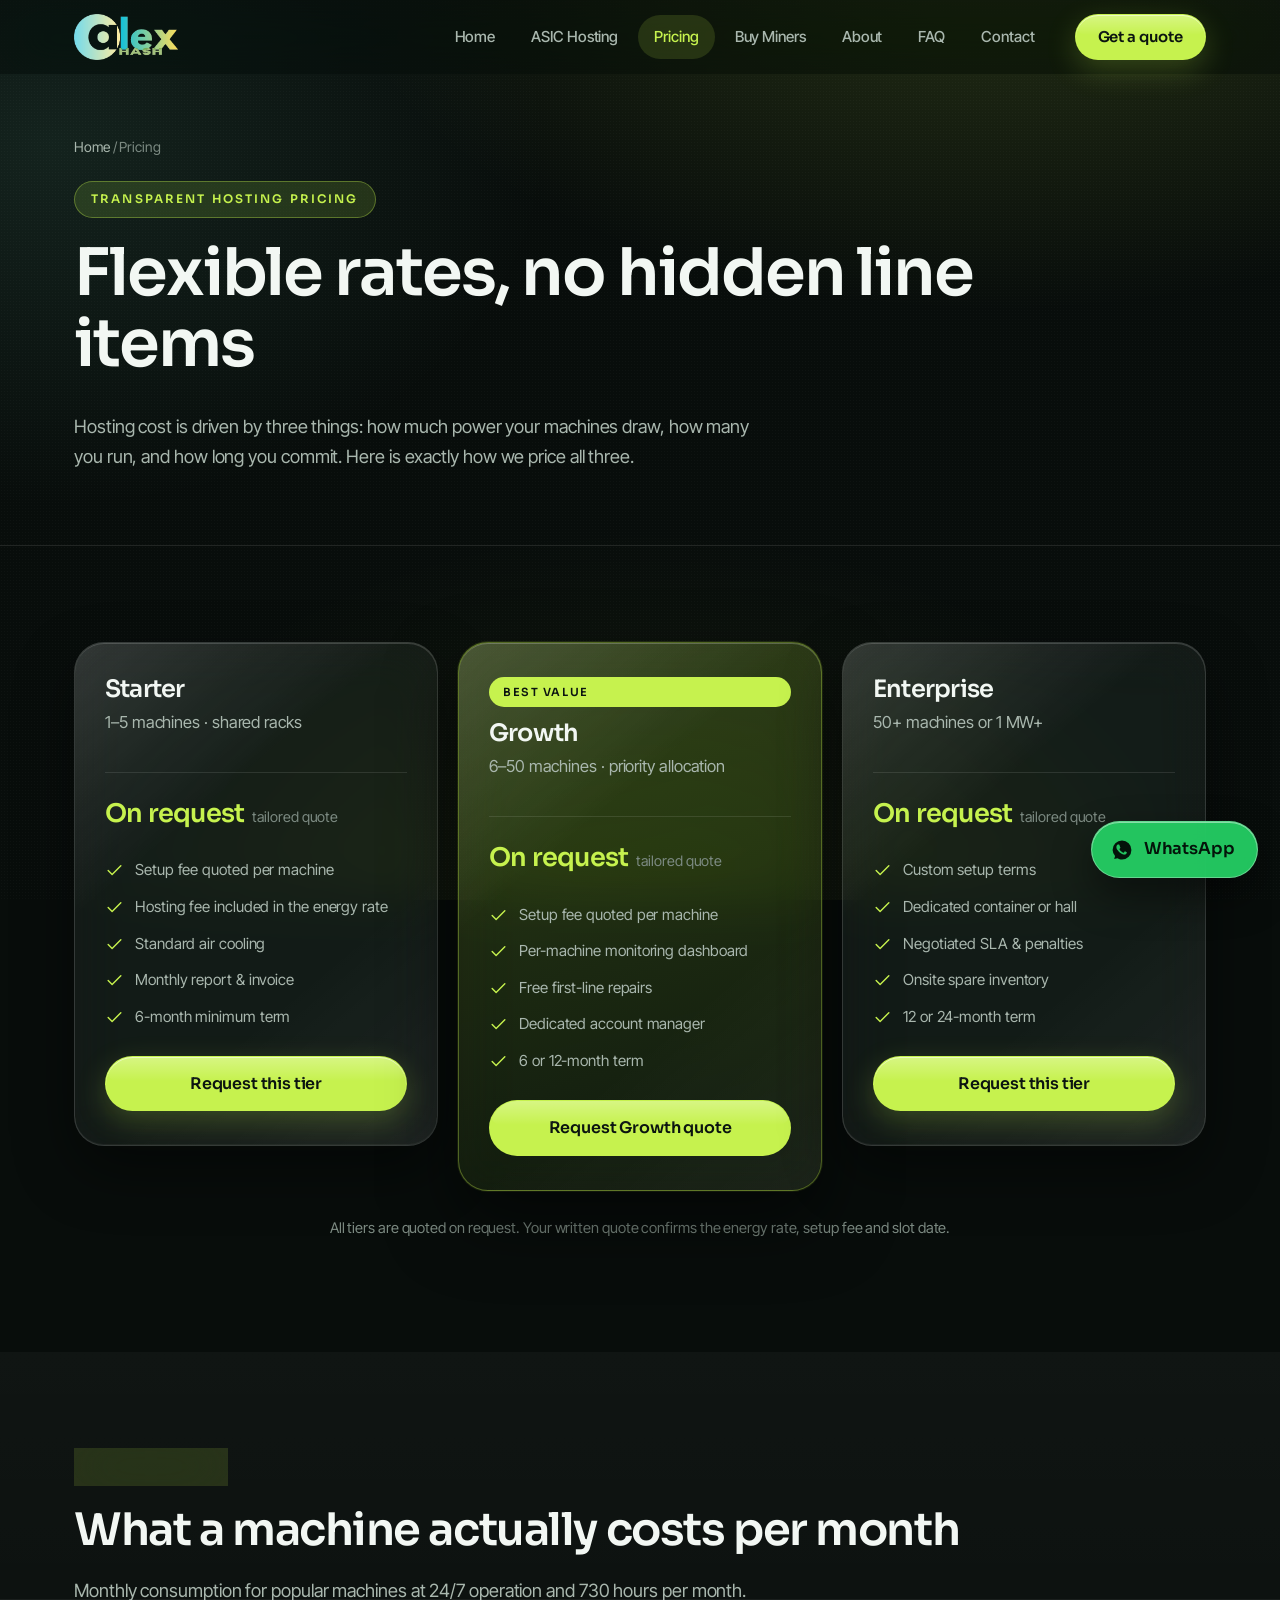
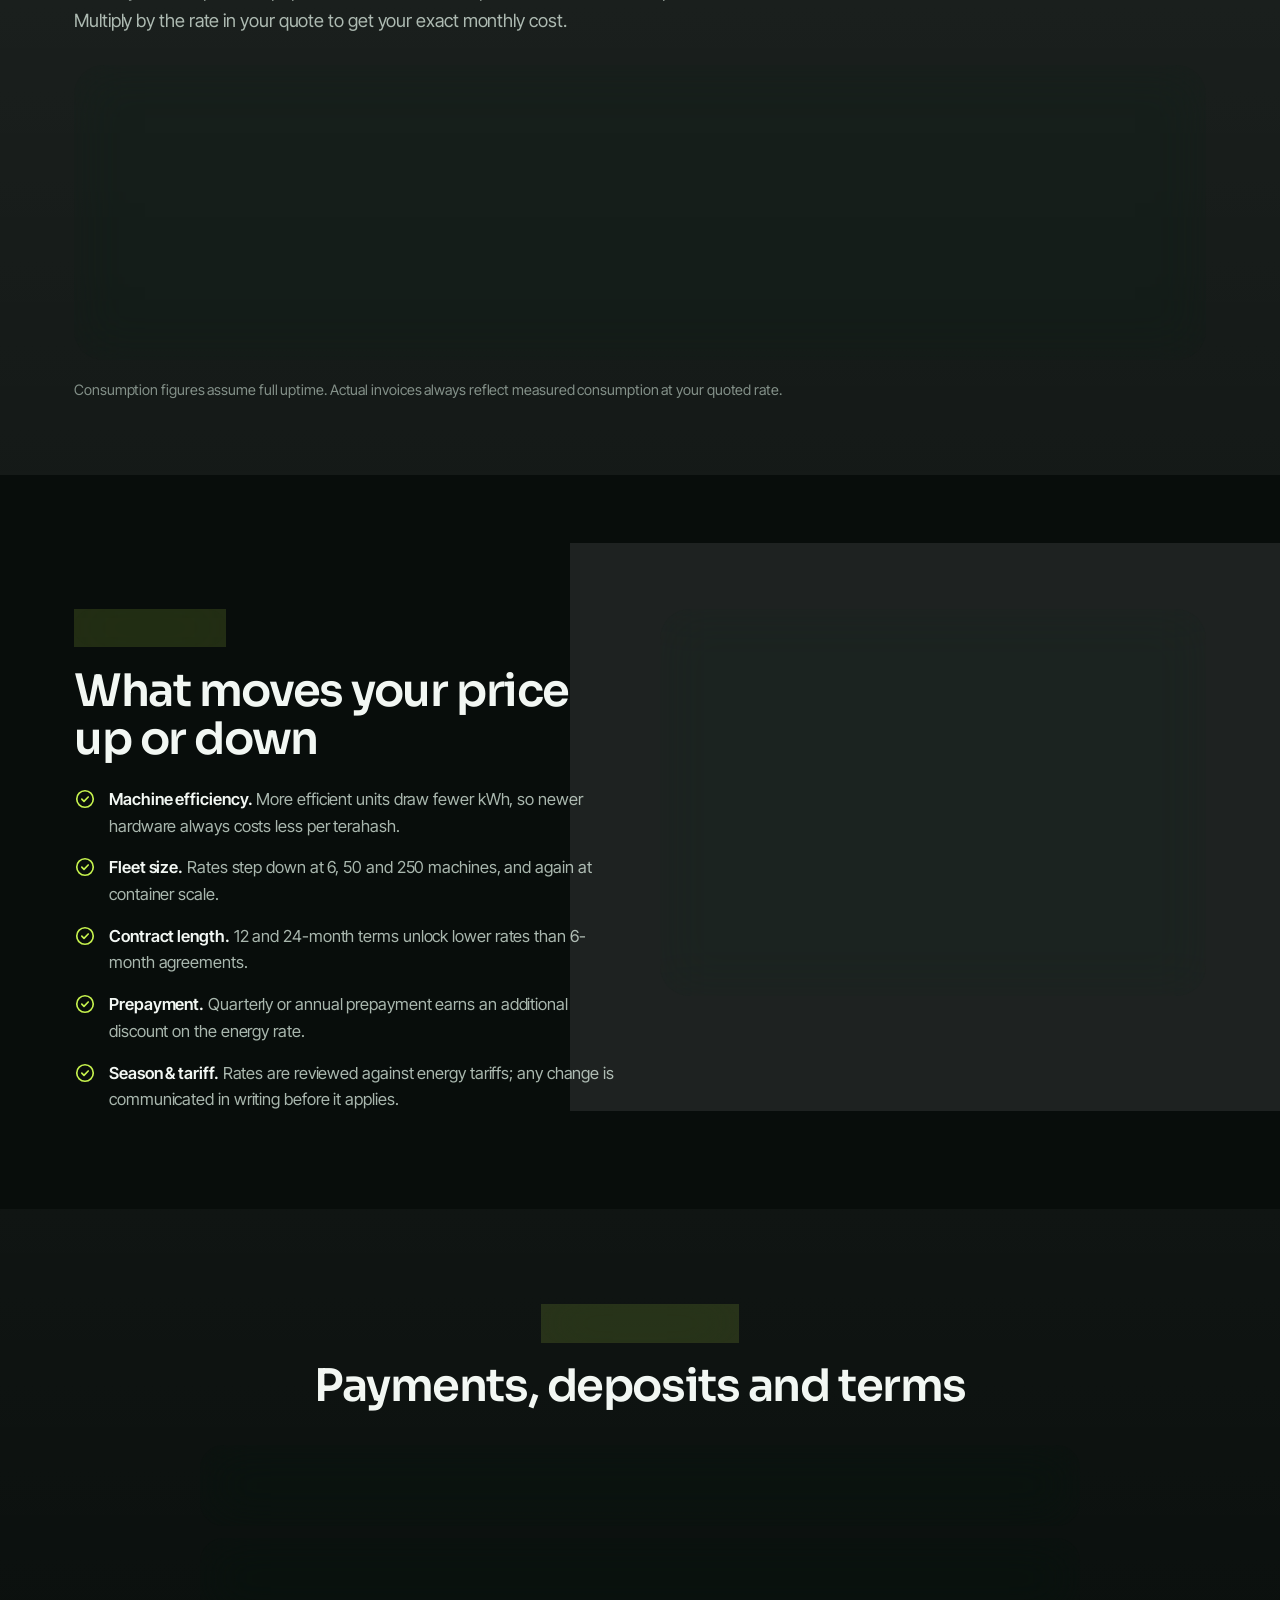
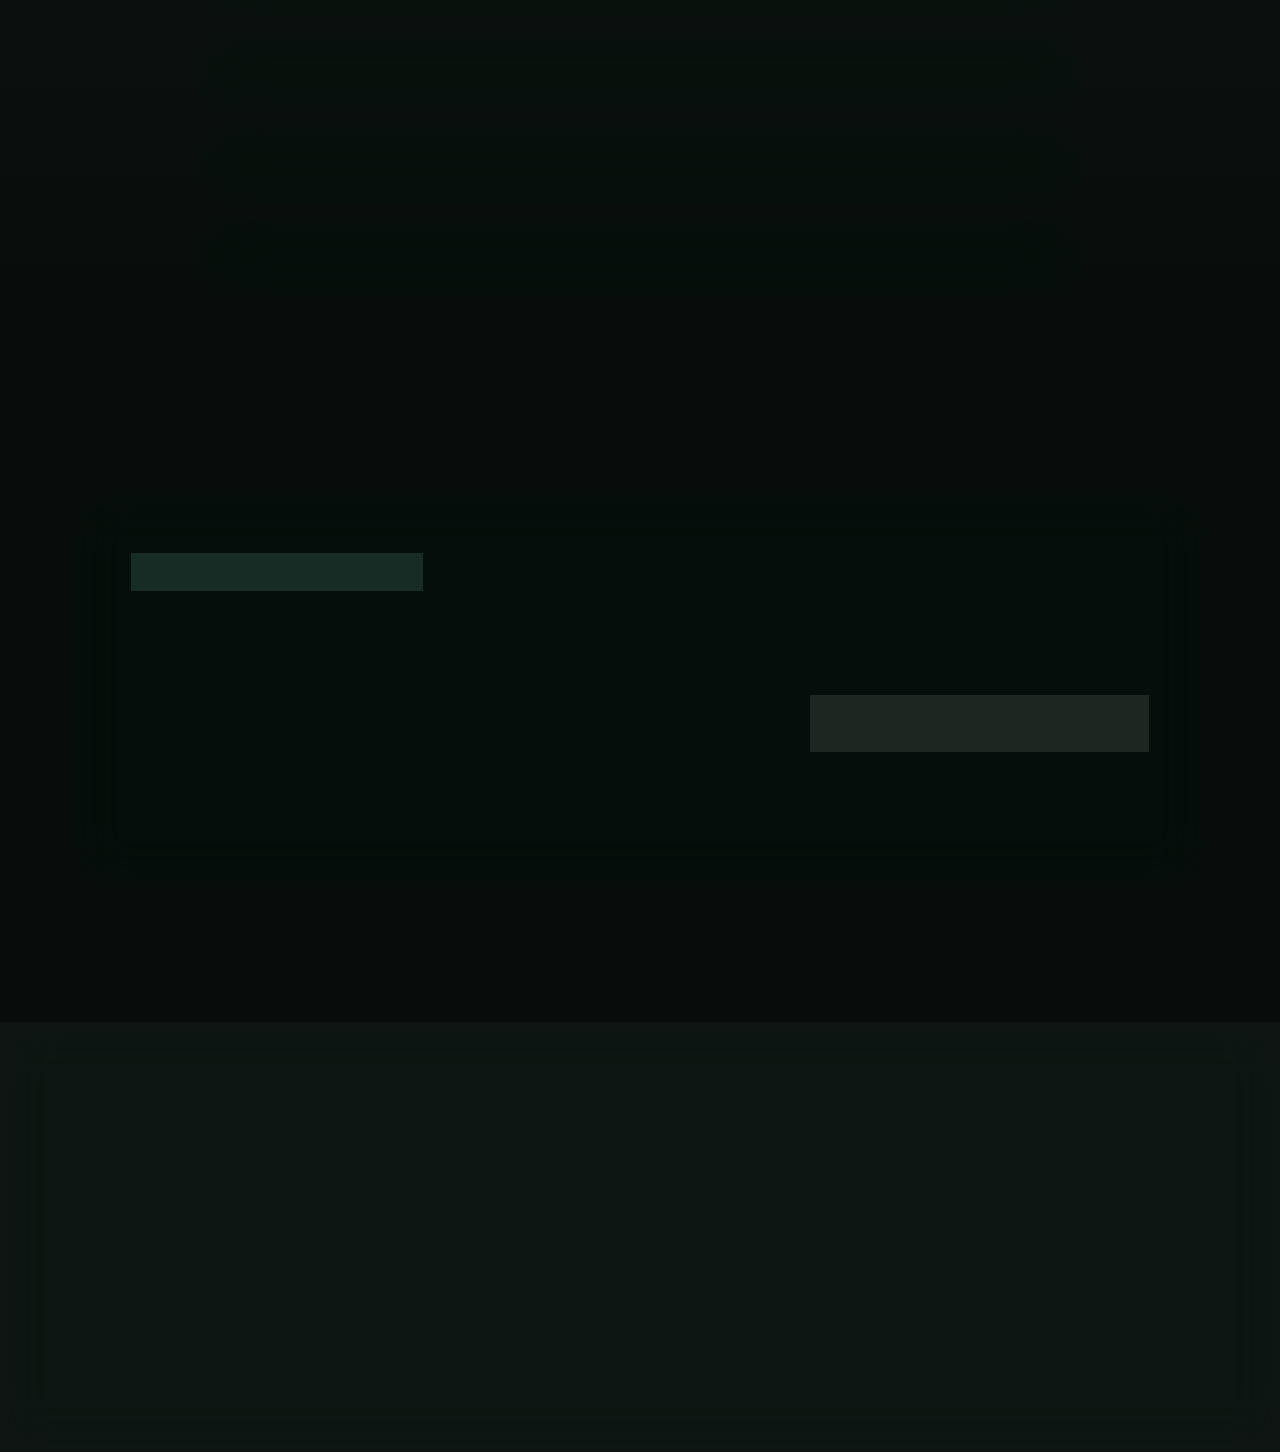
<file: pricing.html>
<!DOCTYPE html>
<html lang="en">
<head>
<meta charset="utf-8">
<meta name="viewport" content="width=device-width, initial-scale=1">
<title>Hosting Pricing | Alex Hash</title>
<meta name="description" content="Flexible ASIC hosting tiers quoted on request. See what each tier includes, cost drivers and payment terms.">
<link rel="preconnect" href="https://fonts.googleapis.com">
<link rel="preconnect" href="https://fonts.gstatic.com" crossorigin>
<link href="https://fonts.googleapis.com/css2?family=Sora:wght@400;500;600;700&family=Inter+Tight:wght@400;500;600&family=Instrument+Serif:ital@0;1&display=swap" rel="stylesheet">
<link rel="icon" href="assets/img/favicon.ico" sizes="any">
<link rel="icon" type="image/png" sizes="32x32" href="assets/img/favicon-32.png">
<link rel="icon" type="image/png" sizes="16x16" href="assets/img/favicon-16.png">
<link rel="icon" type="image/png" sizes="192x192" href="assets/img/favicon-192.png">
<link rel="apple-touch-icon" href="assets/img/apple-touch-icon.png">
<meta name="theme-color" content="#080d0b">
<link rel="stylesheet" href="assets/css/theme.css">
<!-- Google tag (gtag.js) -->
<script async src="https://www.googletagmanager.com/gtag/js?id=AW-18379115326"></script>
<script>
window.dataLayer = window.dataLayer || [];
function gtag(){dataLayer.push(arguments);}
gtag('js', new Date());

gtag('config', 'AW-18379115326');
/* Google Analytics 4 */
gtag('config', 'G-5Z74TRJH8R', { send_page_view: true });
window.AlexHashTracking = {
  ga4: 'G-5Z74TRJH8R',
  adsId: 'AW-18379115326',
  conversionLabel: '' /* paste the Google Ads conversion label here */
};
</script>
<!-- Microsoft Clarity -->
<script type="text/javascript">
(function(c,l,a,r,i,t,y){
  c[a]=c[a]||function(){(c[a].q=c[a].q||[]).push(arguments)};
  t=l.createElement(r);t.async=1;t.src="https://www.clarity.ms/tag/"+i;
  y=l.getElementsByTagName(r)[0];y.parentNode.insertBefore(t,y);
})(window, document, "clarity", "script", "y23cgcwwbq");
</script>
</head>
<body data-ah-page="Hosting Pricing | Alex Hash">
<a class="ah-skip" href="#ah-main">Skip to content</a>
<header class="ah-header"><div class="ah-wrap">
<a class="ah-logo" href="index.html" aria-label="Alex Hash home">
<img class="ah-logo__img" src="assets/img/logo.png" alt="Alex Hash" width="104" height="46" style="height:46px;width:auto;max-width:150px" decoding="async"></a>
<nav class="ah-nav" aria-label="Primary"><ul><li><a href="index.html">Home</a></li><li><a href="hosting.html">ASIC Hosting</a></li><li class="is-active"><a href="pricing.html">Pricing</a></li><li><a href="machines.html">Buy Miners</a></li><li><a href="about.html">About</a></li><li><a href="faq.html">FAQ</a></li><li><a href="contact.html">Contact</a></li></ul></nav>
<div class="ah-header__cta">
<a class="ah-btn ah-btn--primary ah-btn--sm" href="contact.html">Get a quote</a>
<button class="ah-burger" type="button" aria-label="Open menu" aria-expanded="false" aria-controls="ah-drawer"><svg viewBox="0 0 24 24" fill="none" stroke="currentColor" stroke-width="1.8" stroke-linecap="round" stroke-linejoin="round" aria-hidden="true"><path d="M4 7h16M4 12h16M4 17h16"/></svg></button>
</div></div></header>
<div class="ah-drawer" id="ah-drawer" role="dialog" aria-modal="true" aria-label="Menu"><div class="ah-drawer__panel">
<div class="ah-drawer__head"><span class="ah-logo__name">Menu</span>
<button class="ah-burger" style="display:inline-flex" type="button" data-ah-close aria-label="Close menu"><svg viewBox="0 0 24 24" fill="none" stroke="currentColor" stroke-width="1.8" stroke-linecap="round" stroke-linejoin="round" aria-hidden="true"><path d="M6 6l12 12M18 6 6 18"/></svg></button></div>
<ul><li><a href="index.html">Home</a></li><li><a href="hosting.html">ASIC Hosting</a></li><li class="is-active"><a href="pricing.html">Pricing</a></li><li><a href="machines.html">Buy Miners</a></li><li><a href="about.html">About</a></li><li><a href="faq.html">FAQ</a></li><li><a href="contact.html">Contact</a></li></ul>
<a class="ah-btn ah-btn--primary ah-btn--block" href="contact.html">Get a quote</a>
<a class="ah-btn ah-btn--tonal ah-btn--block" style="margin-top:10px" href="https://wa.me/971507204876?text=Hello%20Alex%20Hash%2C%20I%20would%20like%20a%20hosting%20quote" target="_blank" rel="noopener"><svg viewBox="0 0 24 24" fill="currentColor" aria-hidden="true"><path d="M17.5 14.4c-.3-.2-1.8-.9-2.1-1-.3-.1-.5-.2-.7.1-.2.3-.8 1-.9 1.1-.2.2-.4.2-.6.1-.3-.1-1.2-.5-2.2-1.4-.8-.7-1.3-1.6-1.5-1.9-.1-.3 0-.4.1-.6l.5-.6c.1-.2.2-.3.3-.5 0-.2 0-.3-.1-.5-.1-.2-.7-1.7-.9-2.3-.2-.5-.4-.5-.6-.5h-.6c-.2 0-.5.1-.8.4-.3.3-1 1-1 2.4 0 1.4 1 2.7 1.2 2.9.1.2 1.6 2.7 4 3.7 2.3 1 2.7.9 3.2.8.5 0 1.6-.6 1.8-1.3.2-.6.2-1.2.2-1.3-.1-.1-.2-.2-.3-.3zM12 21.5c-1.6 0-3.2-.4-4.6-1.3l-3.2.9.9-3.1A9.4 9.4 0 0 1 2.6 12 9.4 9.4 0 0 1 12 2.6 9.4 9.4 0 0 1 21.4 12 9.4 9.4 0 0 1 12 21.5z"/></svg> WhatsApp</a>
</div></div>
<main id="ah-main">
<section class="ah-page-hero"><div class="ah-wrap"><nav class="ah-crumbs" aria-label="Breadcrumb"><a href="index.html">Home</a> / Pricing</nav><span class="ah-eyebrow">Transparent hosting pricing</span><h1>Flexible rates, no hidden line items</h1><p class="lead">Hosting cost is driven by three things: how much power your machines draw, how many you run, and how long you commit. Here is exactly how we price all three.</p></div></section>
<section class="ah-section "><div class="ah-wrap"><div class="ah-price-grid"><article class="ah-plan ah-reveal"><h3>Starter</h3><p>1–5 machines · shared racks</p><div class="ah-plan__price"><strong>On request</strong><span>tailored quote</span></div><ul class="ah-plan__features"><li><svg viewBox="0 0 24 24" fill="none" stroke="currentColor" stroke-width="1.8" stroke-linecap="round" stroke-linejoin="round" aria-hidden="true"><path d="M20 6 9 17l-5-5"/></svg><span>Setup fee quoted per machine</span></li><li><svg viewBox="0 0 24 24" fill="none" stroke="currentColor" stroke-width="1.8" stroke-linecap="round" stroke-linejoin="round" aria-hidden="true"><path d="M20 6 9 17l-5-5"/></svg><span>Hosting fee included in the energy rate</span></li><li><svg viewBox="0 0 24 24" fill="none" stroke="currentColor" stroke-width="1.8" stroke-linecap="round" stroke-linejoin="round" aria-hidden="true"><path d="M20 6 9 17l-5-5"/></svg><span>Standard air cooling</span></li><li><svg viewBox="0 0 24 24" fill="none" stroke="currentColor" stroke-width="1.8" stroke-linecap="round" stroke-linejoin="round" aria-hidden="true"><path d="M20 6 9 17l-5-5"/></svg><span>Monthly report &amp; invoice</span></li><li><svg viewBox="0 0 24 24" fill="none" stroke="currentColor" stroke-width="1.8" stroke-linecap="round" stroke-linejoin="round" aria-hidden="true"><path d="M20 6 9 17l-5-5"/></svg><span>6-month minimum term</span></li></ul><a class="ah-btn ah-btn--primary ah-btn--block" href="contact.html">Request this tier</a></article><article class="ah-plan ah-plan--featured ah-reveal"><span class="ah-plan__flag">Best value</span><h3>Growth</h3><p>6–50 machines · priority allocation</p><div class="ah-plan__price"><strong>On request</strong><span>tailored quote</span></div><ul class="ah-plan__features"><li><svg viewBox="0 0 24 24" fill="none" stroke="currentColor" stroke-width="1.8" stroke-linecap="round" stroke-linejoin="round" aria-hidden="true"><path d="M20 6 9 17l-5-5"/></svg><span>Setup fee quoted per machine</span></li><li><svg viewBox="0 0 24 24" fill="none" stroke="currentColor" stroke-width="1.8" stroke-linecap="round" stroke-linejoin="round" aria-hidden="true"><path d="M20 6 9 17l-5-5"/></svg><span>Per-machine monitoring dashboard</span></li><li><svg viewBox="0 0 24 24" fill="none" stroke="currentColor" stroke-width="1.8" stroke-linecap="round" stroke-linejoin="round" aria-hidden="true"><path d="M20 6 9 17l-5-5"/></svg><span>Free first-line repairs</span></li><li><svg viewBox="0 0 24 24" fill="none" stroke="currentColor" stroke-width="1.8" stroke-linecap="round" stroke-linejoin="round" aria-hidden="true"><path d="M20 6 9 17l-5-5"/></svg><span>Dedicated account manager</span></li><li><svg viewBox="0 0 24 24" fill="none" stroke="currentColor" stroke-width="1.8" stroke-linecap="round" stroke-linejoin="round" aria-hidden="true"><path d="M20 6 9 17l-5-5"/></svg><span>6 or 12-month term</span></li></ul><a class="ah-btn ah-btn--light ah-btn--block" href="contact.html">Request Growth quote</a></article><article class="ah-plan ah-reveal"><h3>Enterprise</h3><p>50+ machines or 1 MW+</p><div class="ah-plan__price"><strong>On request</strong><span>tailored quote</span></div><ul class="ah-plan__features"><li><svg viewBox="0 0 24 24" fill="none" stroke="currentColor" stroke-width="1.8" stroke-linecap="round" stroke-linejoin="round" aria-hidden="true"><path d="M20 6 9 17l-5-5"/></svg><span>Custom setup terms</span></li><li><svg viewBox="0 0 24 24" fill="none" stroke="currentColor" stroke-width="1.8" stroke-linecap="round" stroke-linejoin="round" aria-hidden="true"><path d="M20 6 9 17l-5-5"/></svg><span>Dedicated container or hall</span></li><li><svg viewBox="0 0 24 24" fill="none" stroke="currentColor" stroke-width="1.8" stroke-linecap="round" stroke-linejoin="round" aria-hidden="true"><path d="M20 6 9 17l-5-5"/></svg><span>Negotiated SLA &amp; penalties</span></li><li><svg viewBox="0 0 24 24" fill="none" stroke="currentColor" stroke-width="1.8" stroke-linecap="round" stroke-linejoin="round" aria-hidden="true"><path d="M20 6 9 17l-5-5"/></svg><span>Onsite spare inventory</span></li><li><svg viewBox="0 0 24 24" fill="none" stroke="currentColor" stroke-width="1.8" stroke-linecap="round" stroke-linejoin="round" aria-hidden="true"><path d="M20 6 9 17l-5-5"/></svg><span>12 or 24-month term</span></li></ul><a class="ah-btn ah-btn--primary ah-btn--block" href="contact.html">Request this tier</a></article></div>
<p class="ah-center" style="margin-top:26px;font-size:.92rem;color:var(--ah-ink-3)">All tiers are quoted on request. Your written quote confirms the energy rate, setup fee and slot date.</p></div></section>
<section class="ah-section ah-section--tint"><div class="ah-wrap"><div style="margin-bottom:30px"><span class="ah-eyebrow">Cost example</span>
<h2>What a machine actually costs per month</h2>
<p class="lead">Monthly consumption for popular machines at 24/7 operation and 730 hours per month. Multiply by the rate in your quote to get your exact monthly cost.</p></div>
<div class="ah-table-wrap ah-reveal"><table class="ah-table">
<thead><tr><th>Machine</th><th>Power draw</th><th>Monthly kWh</th><th>Monthly cost</th></tr></thead>
<tbody>
<tr><td>Antminer S19j Pro (104 TH/s)</td><td>3,068 W</td><td>2,240 kWh</td><td>On request</td></tr>
<tr><td>Whatsminer M60S (186 TH/s)</td><td>3,441 W</td><td>2,512 kWh</td><td>On request</td></tr>
<tr><td>Antminer S21 (200 TH/s)</td><td>3,500 W</td><td>2,555 kWh</td><td>On request</td></tr>
<tr><td>Antminer S21 XP (270 TH/s)</td><td>3,645 W</td><td>2,661 kWh</td><td>On request</td></tr>
</tbody></table></div>
<p style="margin-top:18px;font-size:.9rem;color:var(--ah-ink-3)">Consumption figures assume full uptime. Actual invoices always reflect measured consumption at your quoted rate.</p></div></section>
<section class="ah-section "><div class="ah-wrap"><div class="ah-grid ah-grid--2" style="gap:40px;align-items:start">
<div><span class="ah-eyebrow">Rate factors</span><h2>What moves your price up or down</h2>
<ul class="ah-list" style="margin-top:20px"><li><svg viewBox="0 0 24 24" fill="none" stroke="currentColor" stroke-width="1.8" stroke-linecap="round" stroke-linejoin="round" aria-hidden="true"><circle cx="12" cy="12" r="9"/><path d="M8.5 12.2l2.4 2.4 4.6-4.8"/></svg><span><b>Machine efficiency.</b> More efficient units draw fewer kWh, so newer hardware always costs less per terahash.</span></li><li><svg viewBox="0 0 24 24" fill="none" stroke="currentColor" stroke-width="1.8" stroke-linecap="round" stroke-linejoin="round" aria-hidden="true"><circle cx="12" cy="12" r="9"/><path d="M8.5 12.2l2.4 2.4 4.6-4.8"/></svg><span><b>Fleet size.</b> Rates step down at 6, 50 and 250 machines, and again at container scale.</span></li><li><svg viewBox="0 0 24 24" fill="none" stroke="currentColor" stroke-width="1.8" stroke-linecap="round" stroke-linejoin="round" aria-hidden="true"><circle cx="12" cy="12" r="9"/><path d="M8.5 12.2l2.4 2.4 4.6-4.8"/></svg><span><b>Contract length.</b> 12 and 24-month terms unlock lower rates than 6-month agreements.</span></li><li><svg viewBox="0 0 24 24" fill="none" stroke="currentColor" stroke-width="1.8" stroke-linecap="round" stroke-linejoin="round" aria-hidden="true"><circle cx="12" cy="12" r="9"/><path d="M8.5 12.2l2.4 2.4 4.6-4.8"/></svg><span><b>Prepayment.</b> Quarterly or annual prepayment earns an additional discount on the energy rate.</span></li><li><svg viewBox="0 0 24 24" fill="none" stroke="currentColor" stroke-width="1.8" stroke-linecap="round" stroke-linejoin="round" aria-hidden="true"><circle cx="12" cy="12" r="9"/><path d="M8.5 12.2l2.4 2.4 4.6-4.8"/></svg><span><b>Season &amp; tariff.</b> Rates are reviewed against energy tariffs; any change is communicated in writing before it applies.</span></li></ul></div>
<div class="ah-card ah-card--surface"><h3>Optional add-ons</h3>
<ul class="ah-plan__features" style="margin-top:18px">
<li><svg viewBox="0 0 24 24" fill="none" stroke="currentColor" stroke-width="1.8" stroke-linecap="round" stroke-linejoin="round" aria-hidden="true"><path d="M20 6 9 17l-5-5"/></svg><span>Immersion cooling slot — quoted per kW</span></li>
<li><svg viewBox="0 0 24 24" fill="none" stroke="currentColor" stroke-width="1.8" stroke-linecap="round" stroke-linejoin="round" aria-hidden="true"><path d="M20 6 9 17l-5-5"/></svg><span>Firmware tuning &amp; underclocking for efficiency</span></li>
<li><svg viewBox="0 0 24 24" fill="none" stroke="currentColor" stroke-width="1.8" stroke-linecap="round" stroke-linejoin="round" aria-hidden="true"><path d="M20 6 9 17l-5-5"/></svg><span>Insurance arrangement for high-value fleets</span></li>
<li><svg viewBox="0 0 24 24" fill="none" stroke="currentColor" stroke-width="1.8" stroke-linecap="round" stroke-linejoin="round" aria-hidden="true"><path d="M20 6 9 17l-5-5"/></svg><span>Machine resale &amp; fleet upgrade service</span></li>
<li><svg viewBox="0 0 24 24" fill="none" stroke="currentColor" stroke-width="1.8" stroke-linecap="round" stroke-linejoin="round" aria-hidden="true"><path d="M20 6 9 17l-5-5"/></svg><span>Extended spare-parts inventory on site</span></li>
</ul>
<a class="ah-btn ah-btn--primary ah-btn--block" href="contact.html" style="margin-top:24px">Ask about add-ons</a></div></div></div></section>
<section class="ah-section ah-section--tint"><div class="ah-wrap"><div class="ah-center" style="margin-bottom:34px"><span class="ah-eyebrow">Billing questions</span>
<h2>Payments, deposits and terms</h2></div><div class="ah-faq"><details class="ah-reveal"><summary>When do I pay?</summary><p>Setup fees and the security deposit are due before installation. Power and hosting are invoiced monthly in arrears, payable within 7 days.</p></details><details class="ah-reveal"><summary>Which payment methods do you accept?</summary><p>Bank transfer in AED or USD, USDT (TRC20/ERC20), and card payments for smaller invoices. All invoices are issued by our UAE entity.</p></details><details class="ah-reveal"><summary>Is there a deposit?</summary><p>Yes — one month of estimated power and hosting, refundable at the end of the contract after final settlement.</p></details><details class="ah-reveal"><summary>Can I exit early?</summary><p>You may terminate with 30 days written notice after the minimum term. Early exit before the minimum term forfeits the deposit.</p></details><details class="ah-reveal"><summary>Do prices include VAT?</summary><p>All quoted rates exclude VAT. UAE VAT is applied on invoices where applicable.</p></details></div></div></section>
<section class="ah-section "><div class="ah-wrap"><div class="ah-cta ah-reveal"><div class="ah-cta__ring"></div><div class="ah-cta__inner">
<div><span class="ah-eyebrow ah-eyebrow--sand">Talk to a hosting specialist</span>
<h2>Ready to plug your miners into a facility that treats uptime as the product?</h2>
<p>Send us your machine model and quantity. You get a written quote with the energy rate, setup fee and available slot date — usually within one business day.</p></div>
<div class="ah-actions" style="flex-direction:column;align-items:stretch">
<a class="ah-btn ah-btn--light" href="contact.html">Get a hosting quote <svg viewBox="0 0 24 24" fill="none" stroke="currentColor" stroke-width="1.8" stroke-linecap="round" stroke-linejoin="round" aria-hidden="true"><path d="M5 12h13m-5-6 6 6-6 6"/></svg></a>
<a class="ah-btn ah-btn--ghost-inverse" href="https://wa.me/971507204876?text=Hello%20Alex%20Hash%2C%20I%20would%20like%20a%20hosting%20quote" target="_blank" rel="noopener"><svg viewBox="0 0 24 24" fill="currentColor" aria-hidden="true"><path d="M17.5 14.4c-.3-.2-1.8-.9-2.1-1-.3-.1-.5-.2-.7.1-.2.3-.8 1-.9 1.1-.2.2-.4.2-.6.1-.3-.1-1.2-.5-2.2-1.4-.8-.7-1.3-1.6-1.5-1.9-.1-.3 0-.4.1-.6l.5-.6c.1-.2.2-.3.3-.5 0-.2 0-.3-.1-.5-.1-.2-.7-1.7-.9-2.3-.2-.5-.4-.5-.6-.5h-.6c-.2 0-.5.1-.8.4-.3.3-1 1-1 2.4 0 1.4 1 2.7 1.2 2.9.1.2 1.6 2.7 4 3.7 2.3 1 2.7.9 3.2.8.5 0 1.6-.6 1.8-1.3.2-.6.2-1.2.2-1.3-.1-.1-.2-.2-.3-.3zM12 21.5c-1.6 0-3.2-.4-4.6-1.3l-3.2.9.9-3.1A9.4 9.4 0 0 1 2.6 12 9.4 9.4 0 0 1 12 2.6 9.4 9.4 0 0 1 21.4 12 9.4 9.4 0 0 1 12 21.5z"/></svg> WhatsApp us</a>
</div></div></div></div></section>
</main>
<footer class="ah-footer"><div class="ah-wrap">
<div class="ah-footer__grid">
<div><a class="ah-logo ah-logo--footer" href="index.html"><img class="ah-logo__img" src="assets/img/logo.png" alt="Alex Hash" width="117" height="52" style="height:52px;width:auto;max-width:170px" decoding="async" loading="lazy"></a>
<p style="margin-top:18px;max-width:34ch">Professional Bitcoin mining hosting and ASIC hardware sales, operated from the United Arab Emirates.</p>
<div class="ah-social"><a href="#" aria-label="Facebook"><svg viewBox="0 0 24 24" fill="currentColor" aria-hidden="true"><path d="M13.5 21v-7h2.4l.4-2.9h-2.8V9.3c0-.8.2-1.4 1.5-1.4h1.5V5.3c-.3 0-1.2-.1-2.2-.1-2.2 0-3.7 1.3-3.7 3.8v2.1H8.2V14h2.4v7z"/></svg></a><a href="#" aria-label="X"><svg viewBox="0 0 24 24" fill="currentColor" aria-hidden="true"><path d="M17.3 3h3.1l-6.8 7.8L21 21h-5.6l-4.1-5.4L6.4 21H3.3l7.2-8.2L3 3h5.7l3.8 5.1zm-1.1 16h1.7L7.7 4.7H5.9z"/></svg></a><a href="#" aria-label="Instagram"><svg viewBox="0 0 24 24" fill="none" stroke="currentColor" stroke-width="1.8" aria-hidden="true"><rect x="4" y="4" width="16" height="16" rx="5"/><circle cx="12" cy="12" r="3.6"/><circle cx="16.6" cy="7.4" r="1" fill="currentColor" stroke="none"/></svg></a><a href="#" aria-label="Linkedin"><svg viewBox="0 0 24 24" fill="currentColor" aria-hidden="true"><path d="M6.9 20H4V9.4h2.9zM5.4 8.1a1.7 1.7 0 1 1 0-3.4 1.7 1.7 0 0 1 0 3.4zM20 20h-2.9v-5.6c0-1.4-.5-2.3-1.7-2.3-1 0-1.5.7-1.8 1.3-.1.2-.1.5-.1.9V20H10.6s0-9.2 0-10.6h2.9v1.5c.4-.6 1.1-1.5 2.8-1.5 2 0 3.7 1.4 3.7 4.3z"/></svg></a><a href="#" aria-label="Telegram"><svg viewBox="0 0 24 24" fill="currentColor" aria-hidden="true"><path d="M21 4.5 18.2 19c-.2.9-.8 1.1-1.5.7l-4.2-3.1-2 2c-.2.2-.4.4-.8.4l.3-4.3 7.8-7c.3-.3-.1-.5-.5-.2l-9.6 6-4.1-1.3c-.9-.3-.9-.9.2-1.3l16-6.2c.7-.3 1.4.2 1.2 1z"/></svg></a></div></div>
<div><h4>Services</h4><ul>
<li><a href="hosting.html">ASIC hosting</a></li>
<li><a href="machines.html">Buy miners</a></li>
<li><a href="pricing.html">Hosting pricing</a></li>
<li><a href="contact.html">Buy &amp; host bundle</a></li></ul></div>
<div><h4>Company</h4><ul>
<li><a href="about.html">About us</a></li>
<li><a href="faq.html">FAQ</a></li>
<li><a href="contact.html">Contact</a></li>
<li><a href="hosting.html">Facility spec</a></li></ul></div>
<div><h4>Get in touch</h4><ul>
<li><a href="https://wa.me/971507204876?text=Hello%20Alex%20Hash%2C%20I%20would%20like%20a%20hosting%20quote" target="_blank" rel="noopener">WhatsApp +971 50 720 4876</a></li>
<li><a href="tel:+971507204876">Call +971 50 720 4876</a></li>
<li><a href="mailto:info@alexhash.com">info@alexhash.com</a></li>
<li>Abu Dhabi, United Arab Emirates</li></ul></div>
</div>
<div class="ah-footer__bottom"><span>© 2026 Alex Hash. All rights reserved. · Designed By <a class="ah-credit" href="https://wa.me/201061043187" target="_blank" rel="noopener" title="WhatsApp +20 106 104 3187">Abdel</a></span></div>
</div></footer>
<a class="ah-fab" href="https://wa.me/971507204876?text=Hello%20Alex%20Hash%2C%20I%20would%20like%20a%20hosting%20quote" target="_blank" rel="noopener"><svg viewBox="0 0 24 24" fill="currentColor" aria-hidden="true"><path d="M17.5 14.4c-.3-.2-1.8-.9-2.1-1-.3-.1-.5-.2-.7.1-.2.3-.8 1-.9 1.1-.2.2-.4.2-.6.1-.3-.1-1.2-.5-2.2-1.4-.8-.7-1.3-1.6-1.5-1.9-.1-.3 0-.4.1-.6l.5-.6c.1-.2.2-.3.3-.5 0-.2 0-.3-.1-.5-.1-.2-.7-1.7-.9-2.3-.2-.5-.4-.5-.6-.5h-.6c-.2 0-.5.1-.8.4-.3.3-1 1-1 2.4 0 1.4 1 2.7 1.2 2.9.1.2 1.6 2.7 4 3.7 2.3 1 2.7.9 3.2.8.5 0 1.6-.6 1.8-1.3.2-.6.2-1.2.2-1.3-.1-.1-.2-.2-.3-.3zM12 21.5c-1.6 0-3.2-.4-4.6-1.3l-3.2.9.9-3.1A9.4 9.4 0 0 1 2.6 12 9.4 9.4 0 0 1 12 2.6 9.4 9.4 0 0 1 21.4 12 9.4 9.4 0 0 1 12 21.5z"/></svg> <span>WhatsApp</span></a>
<script src="assets/js/theme.js"></script>
<script src="assets/js/track.js"></script>
</body>
</html>
</file>
<file: assets/css/theme.css>
/* ==========================================================================
   Alex Hash — Design System v2
   Deep charcoal-green canvas, lime primary, iOS-26 style Liquid Glass
   surfaces (layered translucency + specular sheen + soft inner light).
   Type: Sora (display) / Inter Tight (UI) / Instrument Serif (accent).
   ========================================================================== */

:root {
  /* Brand (editable from the WP Customizer) */
  --ah-primary: #c6f24e;              /* lime */
  --ah-primary-hover: #d5fa6d;
  --ah-on-primary: #0b1410;
  --ah-primary-soft: rgba(198, 242, 78, .14);
  --ah-primary-line: rgba(198, 242, 78, .34);

  --ah-accent: #7de3c3;               /* mint */
  --ah-accent-soft: rgba(125, 227, 195, .14);

  /* Dark canvas */
  --ah-bg: #080d0b;
  --ah-bg-2: #0c1310;
  --ah-bg-3: #101815;
  --ah-ink: #f2f7f3;
  --ah-ink-2: #a9b7ae;
  --ah-ink-3: #7c8a82;
  --ah-line: rgba(255, 255, 255, .10);
  --ah-line-2: rgba(255, 255, 255, .18);

  --ah-positive: #8bdca9;
  --ah-warning: #f0c46a;
  --ah-error: #ff8f7a;

  /* Liquid glass */
  --ah-glass: rgba(255, 255, 255, .055);
  --ah-glass-2: rgba(255, 255, 255, .09);
  --ah-glass-line: rgba(255, 255, 255, .14);
  --ah-blur: saturate(180%) blur(26px);
  --ah-glass-shadow:
    0 1px 0 rgba(255, 255, 255, .16) inset,
    0 -1px 0 rgba(255, 255, 255, .05) inset,
    0 24px 60px rgba(0, 0, 0, .45);

  /* Shape */
  --ah-r-xs: 12px;
  --ah-r-sm: 18px;
  --ah-r-md: 24px;
  --ah-r-lg: 30px;
  --ah-r-xl: 40px;
  --ah-r-full: 999px;

  /* Type */
  --ah-font-display: "Sora", "Segoe UI", system-ui, -apple-system, sans-serif;
  --ah-font-body: "Inter Tight", "Inter", system-ui, -apple-system, "Segoe UI", sans-serif;
  --ah-font-serif: "Instrument Serif", "Iowan Old Style", Georgia, serif;

  --ah-container: 1180px;
  --ah-ease: cubic-bezier(.2, .8, .2, 1);
}

*, *::before, *::after { box-sizing: border-box; }
html { -webkit-text-size-adjust: 100%; scroll-behavior: smooth; }

body {
  margin: 0;
  color: var(--ah-ink);
  background: var(--ah-bg);
  font-family: var(--ah-font-body);
  font-size: 16.5px;
  line-height: 1.62;
  letter-spacing: -.005em;
  -webkit-font-smoothing: antialiased;
  overflow-x: hidden;
}

/* Ambient light so glass has something to refract */
body::before {
  content: "";
  position: fixed; inset: 0; z-index: -2; pointer-events: none;
  background:
    radial-gradient(70rem 40rem at 78% -8%, rgba(198, 242, 78, .16), transparent 60%),
    radial-gradient(52rem 38rem at 4% 16%, rgba(125, 227, 195, .10), transparent 60%),
    radial-gradient(60rem 45rem at 50% 108%, rgba(198, 242, 78, .08), transparent 62%),
    var(--ah-bg);
}
body::after {
  content: "";
  position: fixed; inset: 0; z-index: -1; pointer-events: none; opacity: .5;
  background-image: radial-gradient(rgba(255,255,255,.05) 1px, transparent 1px);
  background-size: 3px 3px;
}

img { max-width: 100%; height: auto; display: block; }
a { color: var(--ah-primary); text-decoration: none; }
a:hover { text-decoration: underline; }

h1, h2, h3, h4, h5 {
  font-family: var(--ah-font-display);
  color: var(--ah-ink);
  letter-spacing: -.032em;
  line-height: 1.08;
  margin: 0 0 .5em;
  font-weight: 600;
}
h1 { font-size: clamp(2.5rem, 5.2vw, 4.1rem); font-weight: 600; }
h2 { font-size: clamp(1.95rem, 3.5vw, 2.85rem); }
h3 { font-size: clamp(1.22rem, 2vw, 1.5rem); }
h4 { font-size: 1.05rem; letter-spacing: -.02em; }
h1 em, h2 em {
  font-family: var(--ah-font-serif);
  font-style: italic; font-weight: 400;
  color: var(--ah-primary);
  letter-spacing: -.01em;
}
p { margin: 0 0 1rem; color: var(--ah-ink-2); }
p.lead { font-size: 1.14rem; max-width: 62ch; color: var(--ah-ink-2); }
strong, b { color: var(--ah-ink); font-weight: 600; }

:focus-visible { outline: 2px solid var(--ah-primary); outline-offset: 3px; border-radius: 8px; }

.ah-skip {
  position: absolute; left: -9999px; top: 0; z-index: 999;
  background: var(--ah-primary); color: var(--ah-on-primary);
  padding: 12px 20px; border-radius: 0 0 var(--ah-r-sm) 0; font-weight: 600;
}
.ah-skip:focus { left: 0; }

/* ---------- Layout ---------- */
.ah-wrap { width: 100%; max-width: var(--ah-container); margin: 0 auto; padding: 0 24px; }
.ah-section { padding: 96px 0; position: relative; }
.ah-section--tight { padding: 56px 0; }
.ah-section--tint { background: linear-gradient(180deg, rgba(255,255,255,.035), rgba(255,255,255,0)); }
.ah-center { text-align: center; }
.ah-center .lead { margin-left: auto; margin-right: auto; }
.ah-grid { display: grid; gap: 20px; }
.ah-grid--2 { grid-template-columns: repeat(2, minmax(0, 1fr)); }
.ah-grid--3 { grid-template-columns: repeat(3, minmax(0, 1fr)); }
.ah-grid--4 { grid-template-columns: repeat(4, minmax(0, 1fr)); }
.ah-stack-lg { display: grid; gap: 40px; }

/* Reusable glass recipe */
.ah-glass, .ah-card, .ah-plan, .ah-machine, .ah-quote, .ah-step, .ah-info-card,
.ah-faq details, .ah-form, .ah-hero__badge, .ah-stats, .ah-table-wrap {
  position: relative;
  background: var(--ah-glass);
  backdrop-filter: var(--ah-blur);
  -webkit-backdrop-filter: var(--ah-blur);
  border: 1px solid var(--ah-glass-line);
  box-shadow: var(--ah-glass-shadow);
}
.ah-card::after, .ah-plan::after, .ah-machine::after, .ah-info-card::after,
.ah-quote::after, .ah-form::after, .ah-hero__badge::after {
  content: "";
  position: absolute; inset: 0; border-radius: inherit; pointer-events: none;
  background: linear-gradient(140deg, rgba(255,255,255,.16), rgba(255,255,255,0) 34%, rgba(255,255,255,0) 66%, rgba(255,255,255,.06));
  mix-blend-mode: screen; opacity: .8;
}

.ah-eyebrow {
  display: inline-flex; align-items: center; gap: 8px;
  font-family: var(--ah-font-display);
  font-size: .74rem; font-weight: 600; letter-spacing: .18em; text-transform: uppercase;
  color: var(--ah-primary);
  background: var(--ah-primary-soft);
  border: 1px solid var(--ah-primary-line);
  backdrop-filter: var(--ah-blur);
  -webkit-backdrop-filter: var(--ah-blur);
  border-radius: var(--ah-r-full);
  padding: 8px 16px;
  margin-bottom: 20px;
}
.ah-eyebrow--sand { color: var(--ah-accent); background: var(--ah-accent-soft); border-color: rgba(125,227,195,.30); }

/* ---------- Buttons ---------- */
.ah-btn {
  display: inline-flex; align-items: center; justify-content: center; gap: 10px;
  min-height: 54px; padding: 14px 30px;
  font-family: var(--ah-font-display); font-size: 1rem; font-weight: 600; letter-spacing: -.01em;
  border-radius: var(--ah-r-full); border: 1px solid transparent;
  cursor: pointer; text-decoration: none !important; position: relative; overflow: hidden;
  transition: transform .25s var(--ah-ease), background-color .25s var(--ah-ease),
              box-shadow .25s var(--ah-ease), border-color .25s var(--ah-ease);
}
.ah-btn::before {
  content: ""; position: absolute; inset: 0 0 55% 0; border-radius: inherit;
  background: linear-gradient(180deg, rgba(255,255,255,.30), rgba(255,255,255,0));
  pointer-events: none;
}
.ah-btn:hover { transform: translateY(-2px); }
.ah-btn:active { transform: translateY(0) scale(.99); }
.ah-btn svg { width: 20px; height: 20px; flex: none; position: relative; }
.ah-btn > * { position: relative; }

.ah-btn--primary {
  background: var(--ah-primary); color: var(--ah-on-primary);
  box-shadow: 0 10px 30px rgba(198, 242, 78, .22), 0 1px 0 rgba(255,255,255,.5) inset;
}
.ah-btn--primary:hover { background: var(--ah-primary-hover); box-shadow: 0 16px 40px rgba(198, 242, 78, .30); }
.ah-btn--tonal {
  background: var(--ah-primary-soft); color: var(--ah-primary);
  border-color: var(--ah-primary-line);
  backdrop-filter: var(--ah-blur); -webkit-backdrop-filter: var(--ah-blur);
}
.ah-btn--tonal:hover { background: rgba(198, 242, 78, .22); }
.ah-btn--outline {
  background: var(--ah-glass); color: var(--ah-ink); border-color: var(--ah-glass-line);
  backdrop-filter: var(--ah-blur); -webkit-backdrop-filter: var(--ah-blur);
}
.ah-btn--outline:hover { background: var(--ah-glass-2); border-color: var(--ah-line-2); }
.ah-btn--light { background: var(--ah-primary); color: var(--ah-on-primary); }
.ah-btn--light:hover { background: var(--ah-primary-hover); }
.ah-btn--ghost-inverse {
  background: rgba(255,255,255,.10); color: var(--ah-ink); border-color: rgba(255,255,255,.22);
  backdrop-filter: var(--ah-blur); -webkit-backdrop-filter: var(--ah-blur);
}
.ah-btn--ghost-inverse:hover { background: rgba(255,255,255,.16); }
.ah-btn--sm { min-height: 46px; padding: 10px 22px; font-size: .93rem; }
.ah-btn--block { width: 100%; }

.ah-actions { display: flex; flex-wrap: wrap; gap: 14px; }
.ah-center .ah-actions { justify-content: center; }
.ah-link { color: var(--ah-primary); font-weight: 600; }

/* ---------- Cards ---------- */
.ah-card {
  border-radius: var(--ah-r-lg);
  padding: 32px;
  transition: transform .35s var(--ah-ease), box-shadow .35s var(--ah-ease), border-color .35s var(--ah-ease), background-color .35s var(--ah-ease);
}
.ah-card--hover:hover {
  transform: translateY(-6px);
  background: var(--ah-glass-2);
  border-color: var(--ah-primary-line);
  box-shadow: 0 1px 0 rgba(255,255,255,.2) inset, 0 32px 70px rgba(0,0,0,.5);
}
.ah-card--tonal { background: linear-gradient(160deg, rgba(198,242,78,.16), rgba(198,242,78,.05)); border-color: var(--ah-primary-line); }
.ah-card--sand { background: linear-gradient(160deg, rgba(125,227,195,.15), rgba(125,227,195,.04)); border-color: rgba(125,227,195,.28); }
.ah-card--surface { background: var(--ah-glass-2); }
.ah-card h3 { margin-bottom: 10px; }
.ah-card p:last-child { margin-bottom: 0; }
.ah-card > * { position: relative; z-index: 1; }

.ah-icon {
  width: 56px; height: 56px; border-radius: 18px;
  display: grid; place-items: center; margin-bottom: 22px;
  background: var(--ah-primary-soft); color: var(--ah-primary);
  border: 1px solid var(--ah-primary-line);
  box-shadow: 0 1px 0 rgba(255,255,255,.18) inset;
}
.ah-icon svg { width: 26px; height: 26px; }
.ah-icon--sand { background: var(--ah-accent-soft); color: var(--ah-accent); border-color: rgba(125,227,195,.30); }
.ah-icon--ink { background: rgba(255,255,255,.08); color: var(--ah-ink); border-color: var(--ah-glass-line); }

/* ---------- Top app bar (liquid glass) ---------- */
.ah-header { position: sticky; top: 0; z-index: 60; padding: 14px 0; transition: padding .3s var(--ah-ease); }
.ah-header::before {
  content: ""; position: absolute; inset: 0;
  background: rgba(8, 13, 11, .55);
  backdrop-filter: var(--ah-blur);
  -webkit-backdrop-filter: var(--ah-blur);
  border-bottom: 1px solid transparent;
  transition: border-color .3s var(--ah-ease), background-color .3s var(--ah-ease);
}
.ah-header.is-stuck::before {
  border-bottom-color: var(--ah-line);
  background: rgba(8, 13, 11, .72);
  box-shadow: 0 1px 0 rgba(255,255,255,.08) inset, 0 20px 40px rgba(0,0,0,.35);
}
.ah-header .ah-wrap { position: relative; display: flex; align-items: center; gap: 24px; }

.ah-logo { display: inline-flex; align-items: center; gap: 12px; text-decoration: none !important; }
.ah-logo__mark {
  width: 44px; height: 44px; border-radius: 15px; flex: none;
  background: linear-gradient(150deg, var(--ah-primary), #9fd92f);
  color: var(--ah-on-primary); display: grid; place-items: center;
  box-shadow: 0 8px 24px rgba(198,242,78,.28), 0 1px 0 rgba(255,255,255,.55) inset;
}
.ah-logo__mark svg { width: 22px; height: 22px; }
.ah-logo { max-height: 56px; }
.ah-logo__img { display: block !important; height: 46px !important; width: auto !important; max-height: 46px !important; max-width: 150px !important; }
.ah-logo--footer { max-height: 62px; }
.ah-logo--footer .ah-logo__img { height: 52px !important; max-height: 52px !important; max-width: 170px !important; }
@media (max-width: 720px) {
  .ah-logo__img { height: 38px !important; max-height: 38px !important; }
  .ah-logo--footer .ah-logo__img { height: 44px !important; max-height: 44px !important; }
}
.ah-header .ah-logo { flex: none; }
.ah-header .ah-logo__img { transition: opacity .25s var(--ah-ease); }
.ah-header .ah-logo:hover .ah-logo__img { opacity: .85; }
.ah-logo img.custom-logo, .ah-logo .custom-logo-link img { display: block !important; height: 46px !important; width: auto !important; max-height: 46px !important; max-width: 170px !important; }
.ah-logo__text { display: flex; flex-direction: column; line-height: 1.05; }
.ah-logo__name { font-family: var(--ah-font-display); font-weight: 600; font-size: 1.14rem; color: var(--ah-ink); letter-spacing: -.03em; }
.ah-logo__tag { font-size: .64rem; letter-spacing: .2em; text-transform: uppercase; color: var(--ah-ink-3); }

.ah-nav { margin-left: auto; }
.ah-nav ul { display: flex; align-items: center; gap: 4px; list-style: none; margin: 0; padding: 0; }
.ah-nav a {
  display: inline-flex; padding: 10px 16px; border-radius: var(--ah-r-full);
  color: var(--ah-ink-2); font-size: .95rem; font-weight: 500; text-decoration: none !important;
  transition: color .2s var(--ah-ease), background-color .2s var(--ah-ease);
}
.ah-nav a:hover { color: var(--ah-ink); background: rgba(255,255,255,.07); }
.ah-nav .current-menu-item > a, .ah-nav .is-active > a, .ah-nav a.is-active {
  color: var(--ah-primary); background: var(--ah-primary-soft);
}
.ah-header__cta { display: flex; align-items: center; gap: 10px; }

.ah-burger {
  display: none; width: 46px; height: 46px; border-radius: 15px;
  align-items: center; justify-content: center;
  background: var(--ah-glass); border: 1px solid var(--ah-glass-line);
  backdrop-filter: var(--ah-blur); -webkit-backdrop-filter: var(--ah-blur);
  color: var(--ah-ink); cursor: pointer;
}
.ah-burger svg { width: 24px; height: 24px; }

/* Drawer */
.ah-drawer {
  position: fixed; inset: 0; z-index: 90; display: none;
  background: rgba(4, 8, 6, .55); backdrop-filter: blur(6px);
}
.ah-drawer.is-open { display: block; }
.ah-drawer__panel {
  position: absolute; top: 12px; right: 12px; left: 12px;
  border-radius: var(--ah-r-lg); padding: 20px;
  background: rgba(14, 21, 18, .78);
  backdrop-filter: var(--ah-blur); -webkit-backdrop-filter: var(--ah-blur);
  border: 1px solid var(--ah-glass-line);
  box-shadow: var(--ah-glass-shadow);
  animation: ah-drop .32s var(--ah-ease);
}
@keyframes ah-drop { from { opacity: 0; transform: translateY(-14px); } }
.ah-drawer__head { display: flex; align-items: center; justify-content: space-between; margin-bottom: 12px; }
.ah-drawer ul { list-style: none; margin: 0 0 18px; padding: 0; }
.ah-drawer li + li { border-top: 1px solid var(--ah-line); }
.ah-drawer li a { display: block; padding: 14px 6px; color: var(--ah-ink); font-weight: 500; text-decoration: none !important; }

/* ---------- Hero ---------- */
.ah-hero { padding: 78px 0 84px; position: relative; }
.ah-hero__grid { display: grid; grid-template-columns: 1.05fr .95fr; gap: 56px; align-items: center; }
.ah-hero h1 { margin-bottom: 20px; }
.ah-hero__media { position: relative; }
.ah-hero__media img {
  width: 100%; border-radius: var(--ah-r-xl);
  border: 1px solid var(--ah-glass-line);
  box-shadow: 0 40px 90px rgba(0,0,0,.55);
}
.ah-hero__badge {
  position: absolute; left: 22px; bottom: 22px;
  display: flex; align-items: center; gap: 14px;
  padding: 16px 20px; border-radius: var(--ah-r-md);
  background: rgba(14, 21, 18, .55);
}
.ah-hero__badge strong { display: block; font-family: var(--ah-font-display); font-size: 1.16rem; letter-spacing: -.02em; color: var(--ah-ink); }
.ah-hero__badge span { font-size: .84rem; color: var(--ah-ink-2); }
.ah-hero__badge > * { position: relative; z-index: 1; }

.ah-trustline { display: flex; flex-wrap: wrap; gap: 10px 26px; margin-top: 34px; padding-top: 26px; border-top: 1px solid var(--ah-line); }
.ah-trustline span { display: inline-flex; align-items: center; gap: 9px; font-size: .93rem; color: var(--ah-ink-2); }
.ah-trustline svg { width: 19px; height: 19px; color: var(--ah-primary); flex: none; }

/* ---------- Stats ---------- */
.ah-stats {
  display: grid; grid-template-columns: repeat(4, 1fr);
  border-radius: var(--ah-r-lg); overflow: hidden;
}
.ah-stats > div { padding: 30px 26px; text-align: center; border-right: 1px solid var(--ah-line); }
.ah-stats > div:last-child { border-right: 0; }
.ah-stats strong {
  display: block; font-family: var(--ah-font-display); font-weight: 600;
  font-size: clamp(1.7rem, 3vw, 2.3rem); letter-spacing: -.035em; color: var(--ah-primary);
}
.ah-stats span { font-size: .9rem; color: var(--ah-ink-2); }

/* ---------- Split ---------- */
.ah-split { display: grid; grid-template-columns: 1fr 1fr; gap: 56px; align-items: center; }
.ah-split--flip .ah-split__media { order: 2; }
.ah-split__media img { width: 100%; border-radius: var(--ah-r-xl); border: 1px solid var(--ah-glass-line); box-shadow: 0 34px 80px rgba(0,0,0,.5); }

.ah-list { list-style: none; margin: 0; padding: 0; display: grid; gap: 15px; }
.ah-list li { display: flex; gap: 13px; align-items: flex-start; color: var(--ah-ink-2); }
.ah-list svg { width: 22px; height: 22px; color: var(--ah-primary); flex: none; margin-top: 2px; }

/* ---------- Pricing ---------- */
.ah-price-grid { display: grid; grid-template-columns: repeat(3, 1fr); gap: 20px; align-items: start; }
.ah-plan { border-radius: var(--ah-r-lg); padding: 34px 30px; display: flex; flex-direction: column; }
.ah-plan > * { position: relative; z-index: 1; }
.ah-plan--featured {
  background: linear-gradient(165deg, rgba(198,242,78,.20), rgba(198,242,78,.05));
  border-color: var(--ah-primary-line);
  box-shadow: 0 1px 0 rgba(255,255,255,.22) inset, 0 30px 70px rgba(0,0,0,.55), 0 0 0 1px rgba(198,242,78,.12);
  transform: translateY(-10px);
}
.ah-plan__flag {
  display: inline-block; margin-bottom: 14px; padding: 6px 14px; border-radius: var(--ah-r-full);
  background: var(--ah-primary); color: var(--ah-on-primary);
  font-family: var(--ah-font-display); font-size: .7rem; font-weight: 600; letter-spacing: .14em; text-transform: uppercase;
}
.ah-plan h3 { margin-bottom: 6px; }
.ah-plan__price { display: flex; align-items: baseline; gap: 8px; margin: 20px 0 6px; padding-top: 20px; border-top: 1px solid var(--ah-line); }
.ah-plan__price strong { font-family: var(--ah-font-display); font-size: 1.6rem; font-weight: 600; letter-spacing: -.03em; color: var(--ah-primary); }
.ah-plan__price span { font-size: .9rem; color: var(--ah-ink-3); }
.ah-plan__features { list-style: none; margin: 18px 0 26px; padding: 0; display: grid; gap: 12px; flex: 1; }
.ah-plan__features li { display: flex; gap: 11px; font-size: .95rem; color: var(--ah-ink-2); }
.ah-plan__features svg { width: 19px; height: 19px; color: var(--ah-primary); flex: none; margin-top: 3px; }

/* ---------- Steps ---------- */
.ah-steps { display: grid; grid-template-columns: repeat(4, 1fr); gap: 18px; }
.ah-step { border-radius: var(--ah-r-md); padding: 28px 24px; }
.ah-step > * { position: relative; z-index: 1; }
.ah-step__num {
  width: 44px; height: 44px; border-radius: 14px; display: grid; place-items: center;
  background: var(--ah-primary); color: var(--ah-on-primary);
  font-family: var(--ah-font-display); font-weight: 600; font-size: 1.05rem; margin-bottom: 18px;
  box-shadow: 0 8px 22px rgba(198,242,78,.25);
}
.ah-step h4 { margin-bottom: 8px; }
.ah-step p { margin: 0; font-size: .95rem; }

/* ---------- Machines ---------- */
.ah-machine { border-radius: var(--ah-r-lg); overflow: hidden; display: flex; flex-direction: column; }
.ah-machine__img { background: rgba(255,255,255,.05); padding: 0; }
.ah-machine__img img { width: 100%; aspect-ratio: 4 / 3; object-fit: cover; }
.ah-machine__body { padding: 26px; display: flex; flex-direction: column; flex: 1; position: relative; z-index: 1; }
.ah-machine__body h3 { font-size: 1.22rem; }

.ah-chip {
  display: inline-flex; align-items: center; gap: 7px; padding: 6px 14px; border-radius: var(--ah-r-full);
  font-size: .74rem; font-weight: 600; letter-spacing: .1em; text-transform: uppercase;
  font-family: var(--ah-font-display);
  background: rgba(255,255,255,.08); color: var(--ah-ink-2); border: 1px solid var(--ah-glass-line);
}
.ah-chip--stock { background: var(--ah-primary-soft); color: var(--ah-primary); border-color: var(--ah-primary-line); }
.ah-chip--order { background: var(--ah-accent-soft); color: var(--ah-accent); border-color: rgba(125,227,195,.3); }

.ah-specs { list-style: none; margin: 18px 0 20px; padding: 0; display: grid; gap: 0; flex: 1; }
.ah-specs li { display: flex; justify-content: space-between; gap: 14px; padding: 11px 0; border-bottom: 1px solid var(--ah-line); font-size: .93rem; }
.ah-specs li:last-child { border-bottom: 0; }
.ah-specs span { color: var(--ah-ink-3); }
.ah-specs b { color: var(--ah-ink); font-weight: 600; }

/* ---------- Quotes ---------- */
.ah-quote { border-radius: var(--ah-r-lg); padding: 30px; }
.ah-quote > * { position: relative; z-index: 1; }
.ah-quote p { font-size: 1.03rem; color: var(--ah-ink); font-family: var(--ah-font-serif); font-size: 1.22rem; line-height: 1.45; }
.ah-quote__who { display: flex; align-items: center; gap: 14px; margin-top: 22px; padding-top: 20px; border-top: 1px solid var(--ah-line); }
.ah-quote__avatar {
  width: 46px; height: 46px; border-radius: var(--ah-r-full); display: grid; place-items: center; flex: none;
  background: var(--ah-primary-soft); color: var(--ah-primary); border: 1px solid var(--ah-primary-line);
  font-family: var(--ah-font-display); font-weight: 600; font-size: .92rem;
}
.ah-quote__who strong { display: block; font-size: .97rem; }
.ah-quote__who span { font-size: .86rem; color: var(--ah-ink-3); }

/* ---------- FAQ ---------- */
.ah-faq { display: grid; gap: 12px; max-width: 880px; margin: 0 auto; }
.ah-faq details { border-radius: var(--ah-r-md); padding: 4px 26px; }
.ah-faq summary {
  list-style: none; cursor: pointer; padding: 22px 0; display: flex; justify-content: space-between; gap: 20px;
  font-family: var(--ah-font-display); font-weight: 500; font-size: 1.05rem; letter-spacing: -.02em; color: var(--ah-ink);
}
.ah-faq summary::-webkit-details-marker { display: none; }
.ah-faq summary::after {
  content: "+"; font-size: 1.5rem; line-height: 1; color: var(--ah-primary); flex: none;
  transition: transform .3s var(--ah-ease);
}
.ah-faq details[open] summary::after { transform: rotate(45deg); }
.ah-faq details p { margin: 0 0 22px; max-width: 72ch; }

/* ---------- CTA band ---------- */
.ah-cta {
  position: relative; overflow: hidden; border-radius: var(--ah-r-xl); padding: 62px 56px;
  background: linear-gradient(150deg, rgba(198,242,78,.20), rgba(125,227,195,.10) 45%, rgba(255,255,255,.05));
  border: 1px solid var(--ah-primary-line);
  backdrop-filter: var(--ah-blur); -webkit-backdrop-filter: var(--ah-blur);
  box-shadow: 0 1px 0 rgba(255,255,255,.24) inset, 0 40px 90px rgba(0,0,0,.5);
}
.ah-cta__ring {
  position: absolute; width: 460px; height: 460px; right: -140px; top: -180px; border-radius: 50%;
  background: radial-gradient(circle, rgba(198,242,78,.30), transparent 62%);
  pointer-events: none;
}
.ah-cta__inner { position: relative; display: grid; grid-template-columns: 1.5fr .8fr; gap: 44px; align-items: center; }
.ah-cta h2 { margin-bottom: 14px; }
.ah-cta p { margin: 0; color: var(--ah-ink-2); }

/* ---------- Page hero ---------- */
.ah-page-hero { padding: 62px 0 58px; border-bottom: 1px solid var(--ah-line); }
.ah-page-hero h1 { max-width: 20ch; }
.ah-crumbs { font-size: .87rem; color: var(--ah-ink-3); margin-bottom: 22px; }
.ah-crumbs a { color: var(--ah-ink-2); }

/* ---------- Tables ---------- */
.ah-table-wrap { border-radius: var(--ah-r-lg); overflow: hidden; }
.ah-table { width: 100%; border-collapse: collapse; font-size: .95rem; }
.ah-table th, .ah-table td { padding: 17px 22px; text-align: left; border-bottom: 1px solid var(--ah-line); }
.ah-table th { font-family: var(--ah-font-display); font-weight: 600; font-size: .78rem; letter-spacing: .12em; text-transform: uppercase; color: var(--ah-ink-3); background: rgba(255,255,255,.05); }
.ah-table td { color: var(--ah-ink-2); }
.ah-table tr:last-child td { border-bottom: 0; }
.ah-table strong { color: var(--ah-ink); }

/* ---------- Contact ---------- */
.ah-contact-grid { display: grid; grid-template-columns: .85fr 1.15fr; gap: 24px; align-items: start; }
.ah-info-card { border-radius: var(--ah-r-lg); padding: 32px; }
.ah-info-card > * { position: relative; z-index: 1; }
.ah-info-list { list-style: none; margin: 24px 0 0; padding: 0; display: grid; gap: 18px; }
.ah-info-list li { display: flex; gap: 15px; align-items: flex-start; }
.ah-info-list svg { width: 22px; height: 22px; color: var(--ah-primary); flex: none; margin-top: 4px; }
.ah-info-list strong { display: block; font-size: .95rem; }
.ah-info-list span, .ah-info-list a { font-size: .95rem; color: var(--ah-ink-2); }

.ah-map { border-radius: var(--ah-r-lg); overflow: hidden; border: 1px solid var(--ah-glass-line); margin-top: 24px; }
.ah-map iframe { display: block; width: 100%; height: 320px; border: 0; filter: grayscale(.2) invert(.92) hue-rotate(180deg) contrast(.9); }

/* ---------- Form ---------- */
.ah-form { border-radius: var(--ah-r-lg); padding: 34px; }
.ah-form > * { position: relative; z-index: 1; }
.ah-form-row { display: grid; grid-template-columns: 1fr 1fr; gap: 16px; }
.ah-field { display: block; margin-bottom: 16px; }
.ah-field > span { display: block; font-size: .86rem; font-weight: 600; color: var(--ah-ink-2); margin-bottom: 8px; }
.ah-field input, .ah-field select, .ah-field textarea {
  width: 100%; padding: 14px 17px; font: inherit; font-size: .97rem; color: var(--ah-ink);
  background: rgba(255,255,255,.06);
  border: 1px solid var(--ah-glass-line); border-radius: var(--ah-r-xs);
  transition: border-color .2s var(--ah-ease), background-color .2s var(--ah-ease), box-shadow .2s var(--ah-ease);
}
.ah-field input::placeholder, .ah-field textarea::placeholder { color: var(--ah-ink-3); }
.ah-field select { appearance: none; background-image: linear-gradient(45deg, transparent 50%, var(--ah-ink-2) 50%), linear-gradient(135deg, var(--ah-ink-2) 50%, transparent 50%); background-position: calc(100% - 22px) 22px, calc(100% - 16px) 22px; background-size: 6px 6px, 6px 6px; background-repeat: no-repeat; }
.ah-field select option { background: #101815; color: var(--ah-ink); }
.ah-field textarea { min-height: 148px; resize: vertical; }
.ah-field input:focus, .ah-field select:focus, .ah-field textarea:focus {
  outline: none; border-color: var(--ah-primary-line); background: rgba(255,255,255,.09);
  box-shadow: 0 0 0 4px rgba(198,242,78,.14);
}
.ah-consent { display: flex; gap: 12px; align-items: flex-start; font-size: .9rem; color: var(--ah-ink-2); margin: 6px 0 20px; }
.ah-consent input { width: 20px; height: 20px; margin-top: 2px; accent-color: var(--ah-primary); flex: none; }
.ah-form-note { font-size: .85rem; color: var(--ah-ink-3); margin-top: 16px; }
.ah-honeypot { position: absolute !important; left: -9999px !important; }

.ah-alert { border-radius: var(--ah-r-sm); padding: 15px 18px; margin-bottom: 18px; font-size: .95rem; border: 1px solid transparent; }
.ah-alert--ok { background: rgba(139,220,169,.13); border-color: rgba(139,220,169,.35); color: #cdf3da; }
.ah-alert--err { background: rgba(255,143,122,.12); border-color: rgba(255,143,122,.35); color: #ffc9bd; }

/* ---------- Footer ---------- */
.ah-footer {
  margin-top: 40px; padding: 76px 0 34px;
  background: rgba(255,255,255,.035);
  backdrop-filter: var(--ah-blur); -webkit-backdrop-filter: var(--ah-blur);
  border-top: 1px solid var(--ah-line);
}
.ah-footer__grid { display: grid; grid-template-columns: 1.6fr 1fr 1fr 1.2fr; gap: 40px; }
.ah-footer h4 { font-size: .78rem; letter-spacing: .16em; text-transform: uppercase; color: var(--ah-ink-3); margin-bottom: 18px; }
.ah-footer ul { list-style: none; margin: 0; padding: 0; display: grid; gap: 12px; }
.ah-footer a { color: var(--ah-ink-2); font-size: .95rem; text-decoration: none; }
.ah-footer a:hover { color: var(--ah-primary); }
.ah-footer li { color: var(--ah-ink-2); font-size: .95rem; }
.ah-footer p { font-size: .95rem; }
.ah-footer__bottom {
  display: flex; flex-wrap: wrap; justify-content: space-between; gap: 12px;
  margin-top: 52px; padding-top: 26px; border-top: 1px solid var(--ah-line);
  font-size: .86rem; color: var(--ah-ink-3);
}
.ah-credit { color: var(--ah-primary) !important; font-weight: 500; text-decoration: none; border-bottom: 1px solid var(--ah-primary-line); }
.ah-credit:hover { color: var(--ah-primary-hover) !important; border-bottom-color: var(--ah-primary); }
.ah-social { display: flex; gap: 10px; margin-top: 22px; }
.ah-social a {
  width: 42px; height: 42px; border-radius: 14px; display: grid; place-items: center;
  background: rgba(255,255,255,.06); border: 1px solid var(--ah-glass-line); color: var(--ah-ink-2);
  transition: all .25s var(--ah-ease);
}
.ah-social a:hover { background: var(--ah-primary); border-color: transparent; color: var(--ah-on-primary); transform: translateY(-3px); }
.ah-social svg { width: 19px; height: 19px; }

/* ---------- Floating WhatsApp ---------- */
.ah-fab {
  position: fixed; right: 22px; bottom: 22px; z-index: 70;
  display: inline-flex; align-items: center; gap: 10px;
  padding: 14px 22px 14px 18px; border-radius: var(--ah-r-full);
  background: rgba(37, 211, 102, .92); color: #04140a; font-weight: 600;
  font-family: var(--ah-font-display); text-decoration: none !important;
  backdrop-filter: var(--ah-blur); -webkit-backdrop-filter: var(--ah-blur);
  border: 1px solid rgba(255,255,255,.3);
  box-shadow: 0 1px 0 rgba(255,255,255,.45) inset, 0 18px 40px rgba(0,0,0,.45);
  transition: transform .25s var(--ah-ease), box-shadow .25s var(--ah-ease);
}
.ah-fab:hover { transform: translateY(-3px) scale(1.02); box-shadow: 0 24px 50px rgba(0,0,0,.5); }
.ah-fab svg { width: 24px; height: 24px; }

/* ---------- Editorial / WP content ---------- */
.ah-prose { max-width: 74ch; }
.ah-prose h2, .ah-prose h3 { margin-top: 1.6em; }
.ah-figure { margin: 0 0 28px; }
.ah-figure img { border-radius: var(--ah-r-lg); }
.ah-pagination { margin-top: 40px; }
.ah-pagination a, .ah-pagination .current { display: inline-block; padding: 8px 14px; border-radius: var(--ah-r-full); background: var(--ah-glass); border: 1px solid var(--ah-glass-line); margin-right: 8px; color: var(--ah-ink-2); }
.ah-pagination .current { background: var(--ah-primary); color: var(--ah-on-primary); border-color: transparent; }
.ah-searchform { display: flex; gap: 10px; max-width: 480px; }
.ah-searchform input { flex: 1; padding: 13px 17px; font: inherit; color: var(--ah-ink); background: rgba(255,255,255,.06); border: 1px solid var(--ah-glass-line); border-radius: var(--ah-r-full); }
.ah-postnav { display: flex; justify-content: space-between; gap: 20px; margin-top: 40px; padding-top: 24px; border-top: 1px solid var(--ah-line); }
.ah-comments { margin-top: 40px; }
.ah-commentlist { list-style: none; padding: 0; }

/* ---------- Reveal on scroll ---------- */
.ah-reveal { opacity: 0; transform: translateY(22px); transition: opacity .7s var(--ah-ease), transform .7s var(--ah-ease); }
.ah-reveal.is-in { opacity: 1; transform: none; }

/* ---------- Responsive ---------- */
@media (max-width: 1024px) {
  .ah-nav { display: none; }
  .ah-burger { display: inline-flex; }
  .ah-header__cta { margin-left: auto; }
  .ah-hero__grid, .ah-split { grid-template-columns: 1fr; gap: 40px; }
  .ah-split--flip .ah-split__media { order: 0; }
  .ah-grid--3, .ah-grid--4, .ah-price-grid, .ah-steps { grid-template-columns: repeat(2, 1fr); }
  .ah-plan--featured { transform: none; }
  .ah-stats { grid-template-columns: repeat(2, 1fr); }
  .ah-stats > div:nth-child(2) { border-right: 0; }
  .ah-stats > div:nth-child(-n+2) { border-bottom: 1px solid var(--ah-line); }
  .ah-cta { padding: 46px 34px; }
  .ah-cta__inner { grid-template-columns: 1fr; gap: 28px; }
  .ah-contact-grid { grid-template-columns: 1fr; }
  .ah-footer__grid { grid-template-columns: 1fr 1fr; gap: 34px; }
}

@media (max-width: 720px) {
  .ah-section { padding: 64px 0; }
  .ah-hero { padding: 46px 0 60px; }
  .ah-grid--2, .ah-grid--3, .ah-grid--4, .ah-price-grid, .ah-steps, .ah-form-row { grid-template-columns: 1fr; }
  .ah-stats { grid-template-columns: 1fr; }
  .ah-stats > div { border-right: 0; border-bottom: 1px solid var(--ah-line); }
  .ah-stats > div:last-child { border-bottom: 0; }
  .ah-footer__grid { grid-template-columns: 1fr; }
  .ah-header__cta .ah-btn--primary { display: none; }
  .ah-card, .ah-plan, .ah-form, .ah-info-card { padding: 26px 22px; }
  .ah-fab span { display: none; }
  .ah-fab { padding: 16px; }
  .ah-hero__badge { left: 14px; bottom: 14px; padding: 13px 16px; }
}

@media (prefers-reduced-motion: reduce) {
  * { animation-duration: .01ms !important; transition-duration: .01ms !important; scroll-behavior: auto !important; }
  .ah-reveal { opacity: 1; transform: none; }
}
</file>
